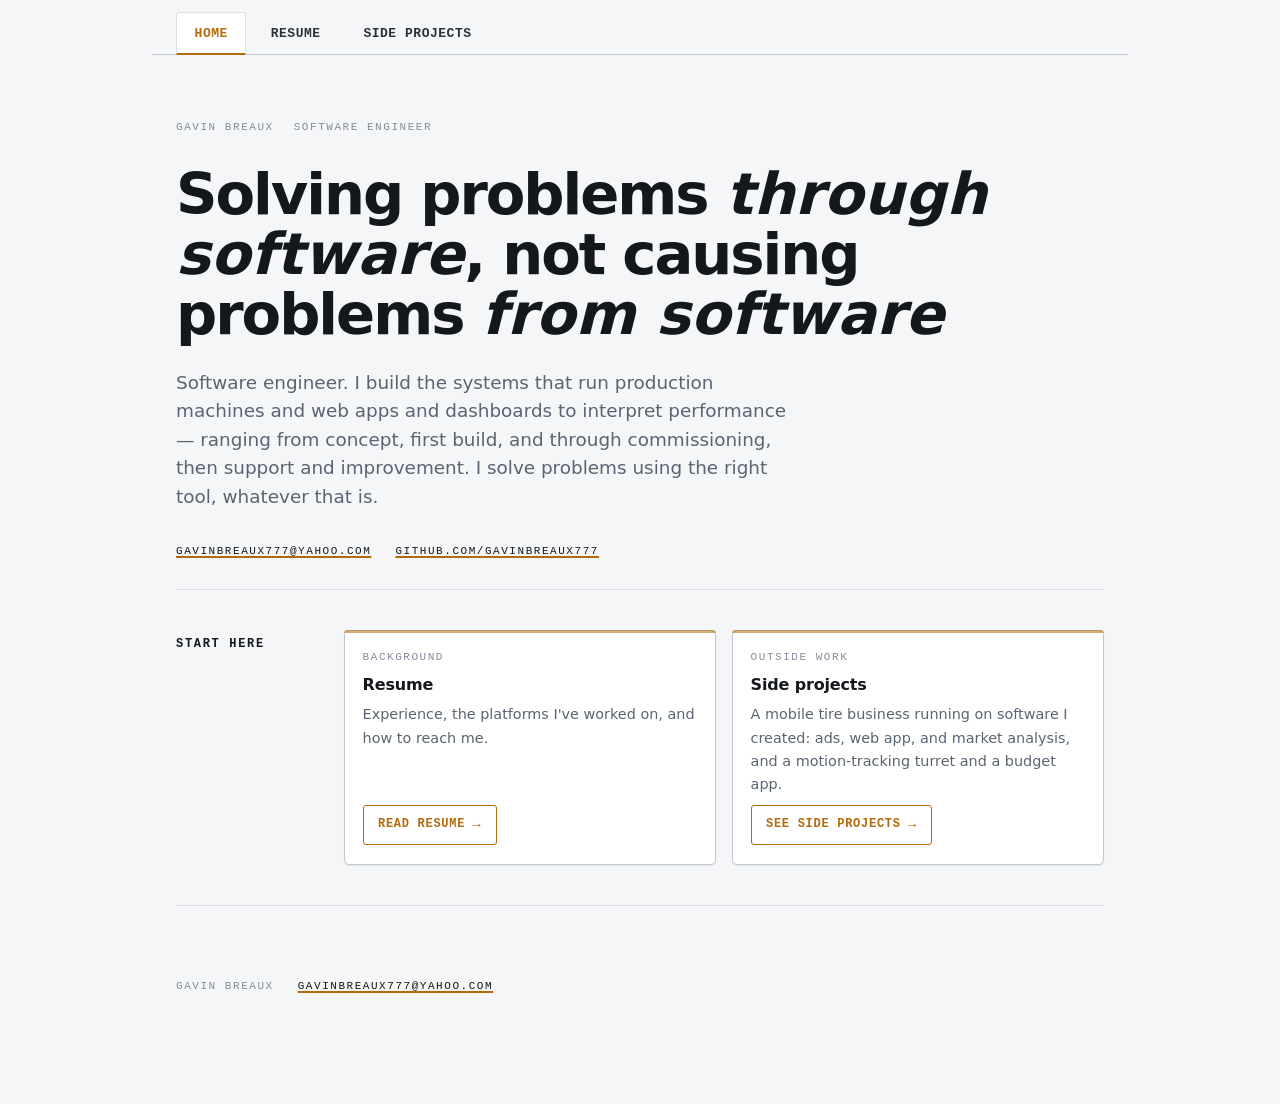
<file: index.html>
<!doctype html>
<html lang="en">
<head>
<meta charset="utf-8">
<meta name="viewport" content="width=device-width, initial-scale=1">
<title>Gavin Breaux — Software engineer</title>
<meta name="description" content="Gavin Breaux — software engineer. Selected work and resume.">
<link rel="stylesheet" href="assets/site.css">
</head>
<body>
<div class="wrap">

  <nav class="sitenav">
    <a href="./" aria-current="page">Home</a>
    <a href="resume/">Resume</a>
    <a href="work/">Side Projects</a>
  </nav>

  <header class="masthead">
    <div class="stamp">
      <span class="label">Gavin Breaux</span>
      <span class="label">Software engineer</span>
    </div>

    <h1>Solving problems <em>through software</em>, not causing problems <em>from software</em></h1>

    <p class="deck">
      Software engineer. I build the systems that run production machines and
      web apps and dashboards to interpret performance &mdash; ranging
      from concept, first build, and through commissioning, then support and improvement.
      I solve problems using the right tool, whatever that is.
    </p>

    <div class="byline">
      <span class="label"><a href="mailto:gavinbreaux777@yahoo.com">gavinbreaux777@yahoo.com</a></span>
      <span class="label"><a href="https://github.com/gavinbreaux777" target="_blank" rel="noopener">github.com/gavinbreaux777</a></span>
    </div>
  </header>

  <section>
    <div class="rail">
      <span class="label">Start here</span>
    </div>
    <div class="body-col">
      <div class="cards">
        <a class="card" href="resume/">
          <span class="label">Background</span>
          <h3>Resume</h3>
          <p>
            Experience, the platforms I've worked on, and how to reach me.
          </p>
          <span class="card-cta">Read resume</span>
        </a>
        <a class="card" href="work/">
          <span class="label">Outside work</span>
          <h3>Side projects</h3>
          <p>
            A mobile tire business running on software I created: ads, web app,
            and market analysis, and a motion-tracking turret and a budget app.
          </p>
          <span class="card-cta">See side projects</span>
        </a>
      </div>
    </div>
  </section>

  <footer>
    <div class="byline">
      <span class="label">Gavin Breaux</span>
      <span class="label"><a href="mailto:gavinbreaux777@yahoo.com">gavinbreaux777@yahoo.com</a></span>
    </div>
  </footer>

</div>
</body>
</html>
</file>
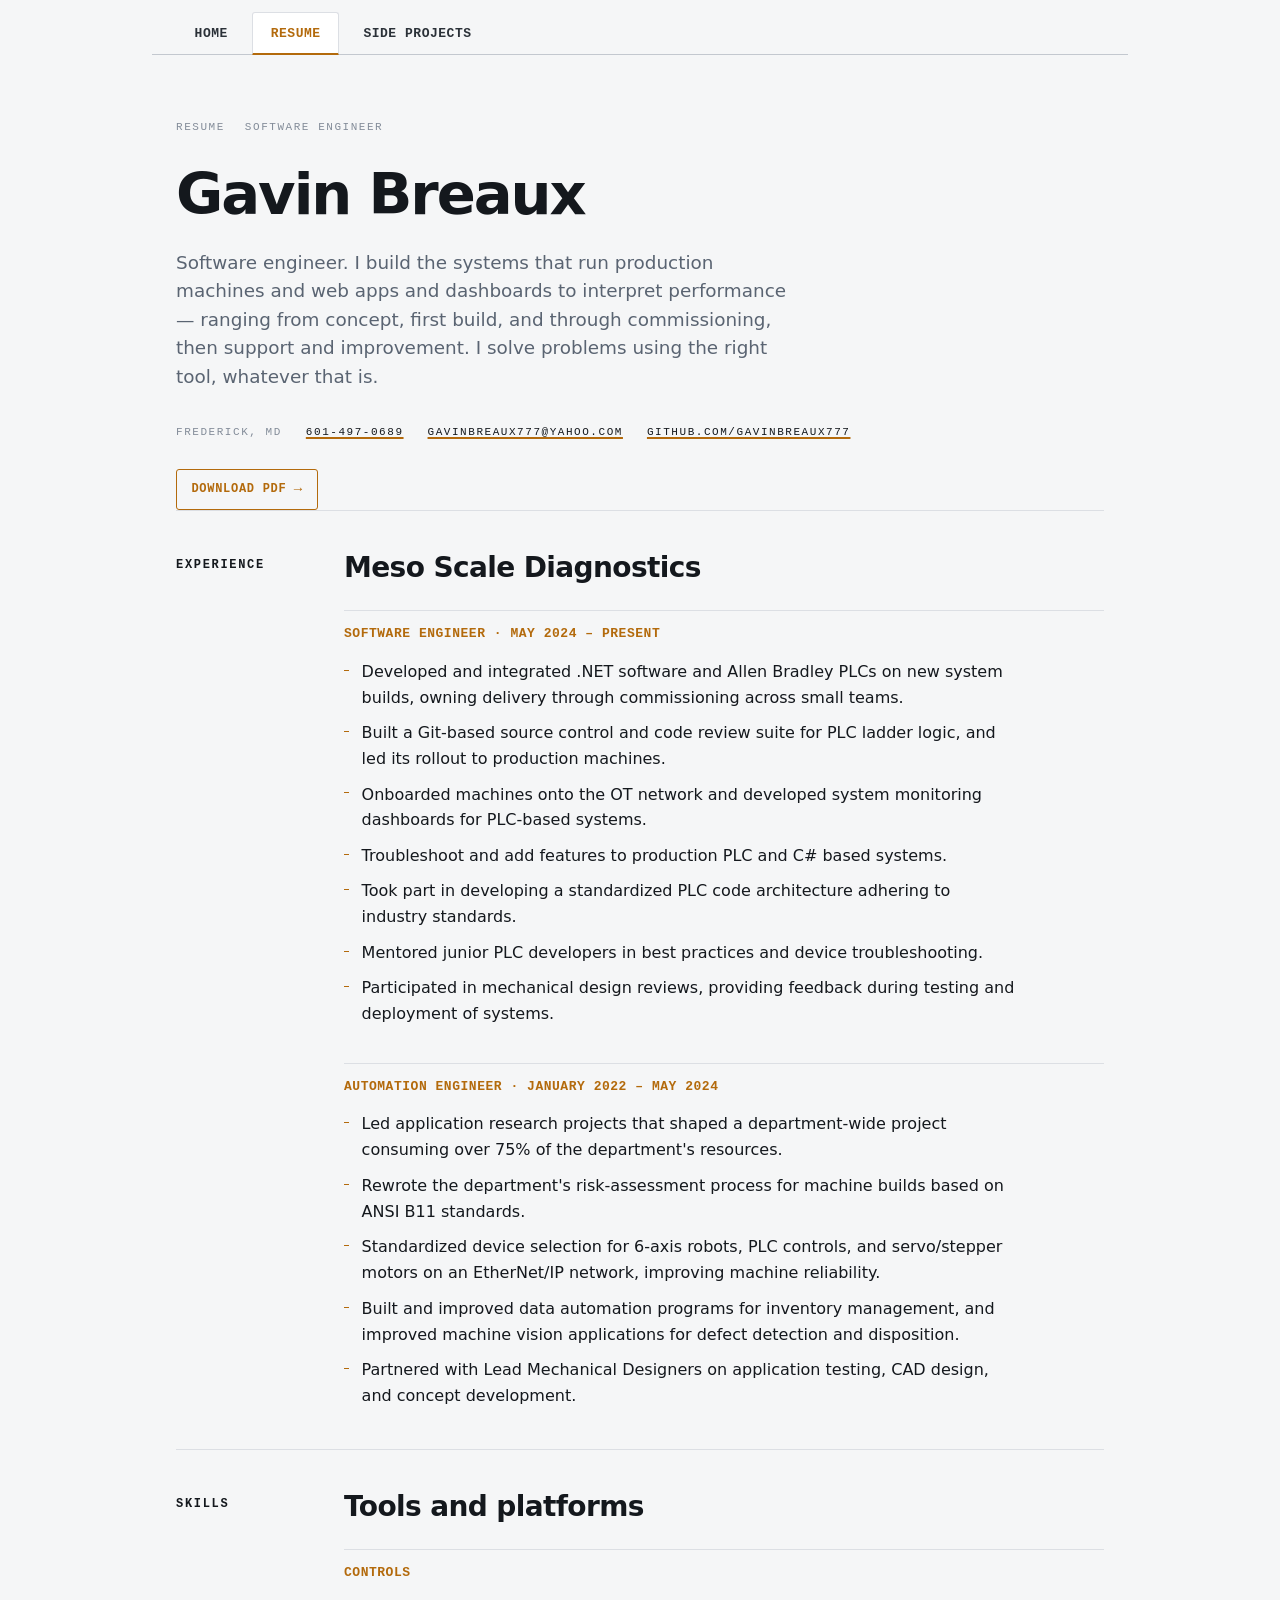
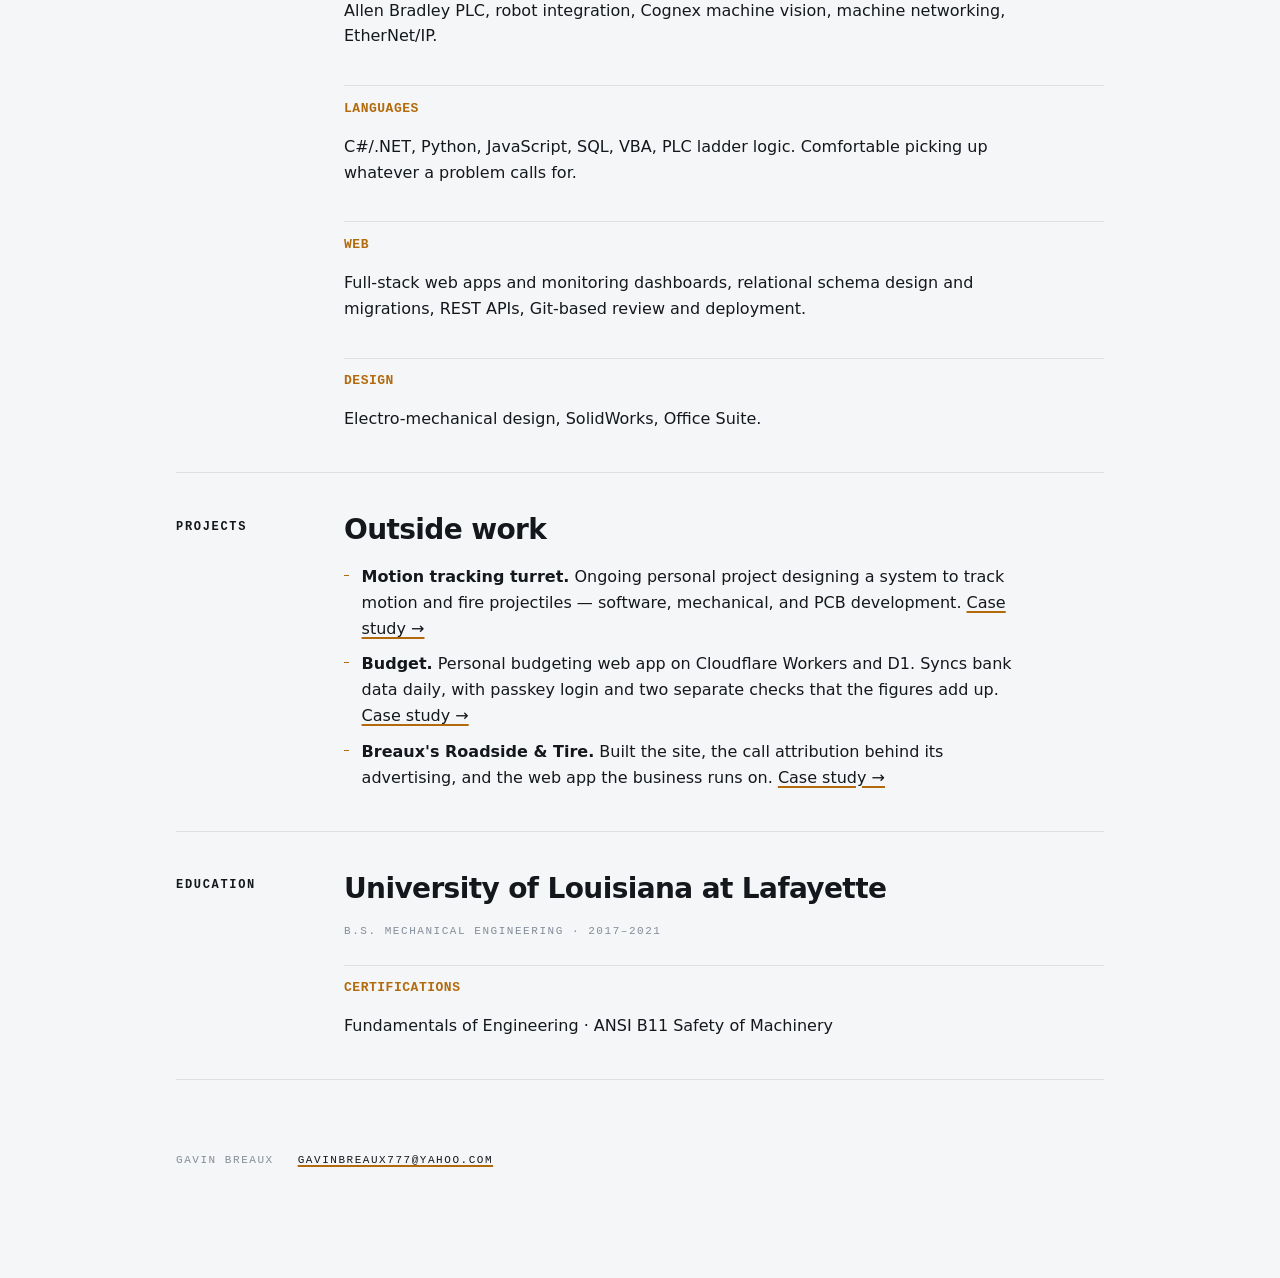
<file: resume/index.html>
<!doctype html>
<html lang="en">
<head>
<meta charset="utf-8">
<meta name="viewport" content="width=device-width, initial-scale=1">
<title>Resume — Gavin Breaux</title>
<meta name="description" content="Gavin Breaux — software engineer. Controls and automation software, web apps, and dashboards for production systems.">
<link rel="stylesheet" href="../assets/site.css">
</head>
<body>
<div class="wrap">

  <nav class="sitenav">
    <a href="../">Home</a>
    <a href="../resume/" aria-current="page">Resume</a>
    <a href="../work/">Side Projects</a>
  </nav>

  <header class="masthead">
    <div class="stamp">
      <span class="label">Resume</span>
      <span class="label">Software Engineer</span>
    </div>

    <h1>Gavin Breaux</h1>

    <p class="deck">
      Software engineer. I build the systems that run production machines and
      web apps and dashboards to interpret performance &mdash; ranging
      from concept, first build, and through commissioning, then support and improvement.
      I solve problems using the right tool, whatever that is.
    </p>

    <div class="byline">
      <span class="label">Frederick, MD</span>
      <span class="label"><a href="tel:+16014970689">601-497-0689</a></span>
      <span class="label"><a href="mailto:gavinbreaux777@yahoo.com">gavinbreaux777@yahoo.com</a></span>
      <span class="label"><a href="https://github.com/gavinbreaux777" target="_blank" rel="noopener">github.com/gavinbreaux777</a></span>
    </div>

    <p>
      <a class="card-cta cta-standalone" href="../assets/gavin-breaux-resume.pdf" download>Download PDF</a>
    </p>
  </header>

  <section>
    <div class="rail">
      <span class="label">Experience</span>
    </div>
    <div class="body-col">
      <h2>Meso Scale Diagnostics</h2>

      <h3>Software Engineer &middot; May 2024 &ndash; Present</h3>
      <ul class="plain">
        <li>
          Developed and integrated .NET software and Allen Bradley PLCs on new
          system builds, owning delivery through commissioning across small
          teams.
        </li>
        <li>
          Built a Git-based source control and code review suite for PLC ladder
          logic, and led its rollout to production machines.
        </li>
        <li>
          Onboarded machines onto the OT network and developed system monitoring
          dashboards for PLC-based systems.
        </li>
        <li>
          Troubleshoot and add features to production PLC and C# based systems.
        </li>
        <li>
          Took part in developing a standardized PLC code architecture adhering
          to industry standards.
        </li>
        <li>
          Mentored junior PLC developers in best practices and device
          troubleshooting.
        </li>
        <li>
          Participated in mechanical design reviews, providing feedback during
          testing and deployment of systems.
        </li>
      </ul>

      <h3>Automation Engineer &middot; January 2022 &ndash; May 2024</h3>
      <ul class="plain">
        <li>
          Led application research projects that shaped a department-wide
          project consuming over 75% of the department's resources.
        </li>
        <li>
          Rewrote the department's risk-assessment process for machine builds
          based on ANSI B11 standards.
        </li>
        <li>
          Standardized device selection for 6-axis robots, PLC controls, and
          servo/stepper motors on an EtherNet/IP network, improving machine
          reliability.
        </li>
        <li>
          Built and improved data automation programs for inventory management,
          and improved machine vision applications for defect detection and
          disposition.
        </li>
        <li>
          Partnered with Lead Mechanical Designers on application testing, CAD
          design, and concept development.
        </li>
      </ul>
    </div>
  </section>

  <section>
    <div class="rail">
      <span class="label">Skills</span>
    </div>
    <div class="body-col">
      <h2>Tools and platforms</h2>

      <h3>Controls</h3>
      <p>
        Allen Bradley PLC, robot integration, Cognex machine vision, machine
        networking, EtherNet/IP.
      </p>

      <h3>Languages</h3>
      <p>
        C#/.NET, Python, JavaScript, SQL, VBA, PLC ladder logic. Comfortable
        picking up whatever a problem calls for.
      </p>

      <h3>Web</h3>
      <p>
        Full-stack web apps and monitoring dashboards, relational schema design
        and migrations, REST APIs, Git-based review and deployment.
      </p>

      <h3>Design</h3>
      <p>Electro-mechanical design, SolidWorks, Office Suite.</p>
    </div>
  </section>

  <section>
    <div class="rail">
      <span class="label">Projects</span>
    </div>
    <div class="body-col">
      <h2>Outside work</h2>
      <ul class="plain">
        <li>
          <strong>Motion tracking turret.</strong> Ongoing personal project
          designing a system to track motion and fire projectiles &mdash;
          software, mechanical, and PCB development.
          <a href="../work/motion-tracking-turret/">Case study &rarr;</a>
        </li>
        <li>
          <strong>Budget.</strong> Personal budgeting web app on Cloudflare
          Workers and D1. Syncs bank data daily, with passkey login and two
          separate checks that the figures add up.
          <a href="../work/budget/">Case study &rarr;</a>
        </li>
        <li>
          <strong>Breaux's Roadside &amp; Tire.</strong> Built the site, the call
          attribution behind its advertising, and the web app the business runs
          on. <a href="../work/breauxs-roadside/">Case study &rarr;</a>
        </li>
      </ul>
    </div>
  </section>

  <section>
    <div class="rail">
      <span class="label">Education</span>
    </div>
    <div class="body-col">
      <h2>University of Louisiana at Lafayette</h2>
      <p class="label">B.S. Mechanical Engineering &middot; 2017&ndash;2021</p>

      <h3>Certifications</h3>
      <p>Fundamentals of Engineering &middot; ANSI B11 Safety of Machinery</p>
    </div>
  </section>

  <footer>
    <div class="byline">
      <span class="label">Gavin Breaux</span>
      <span class="label"><a href="mailto:gavinbreaux777@yahoo.com">gavinbreaux777@yahoo.com</a></span>
    </div>
  </footer>

</div>
</body>
</html>
</file>
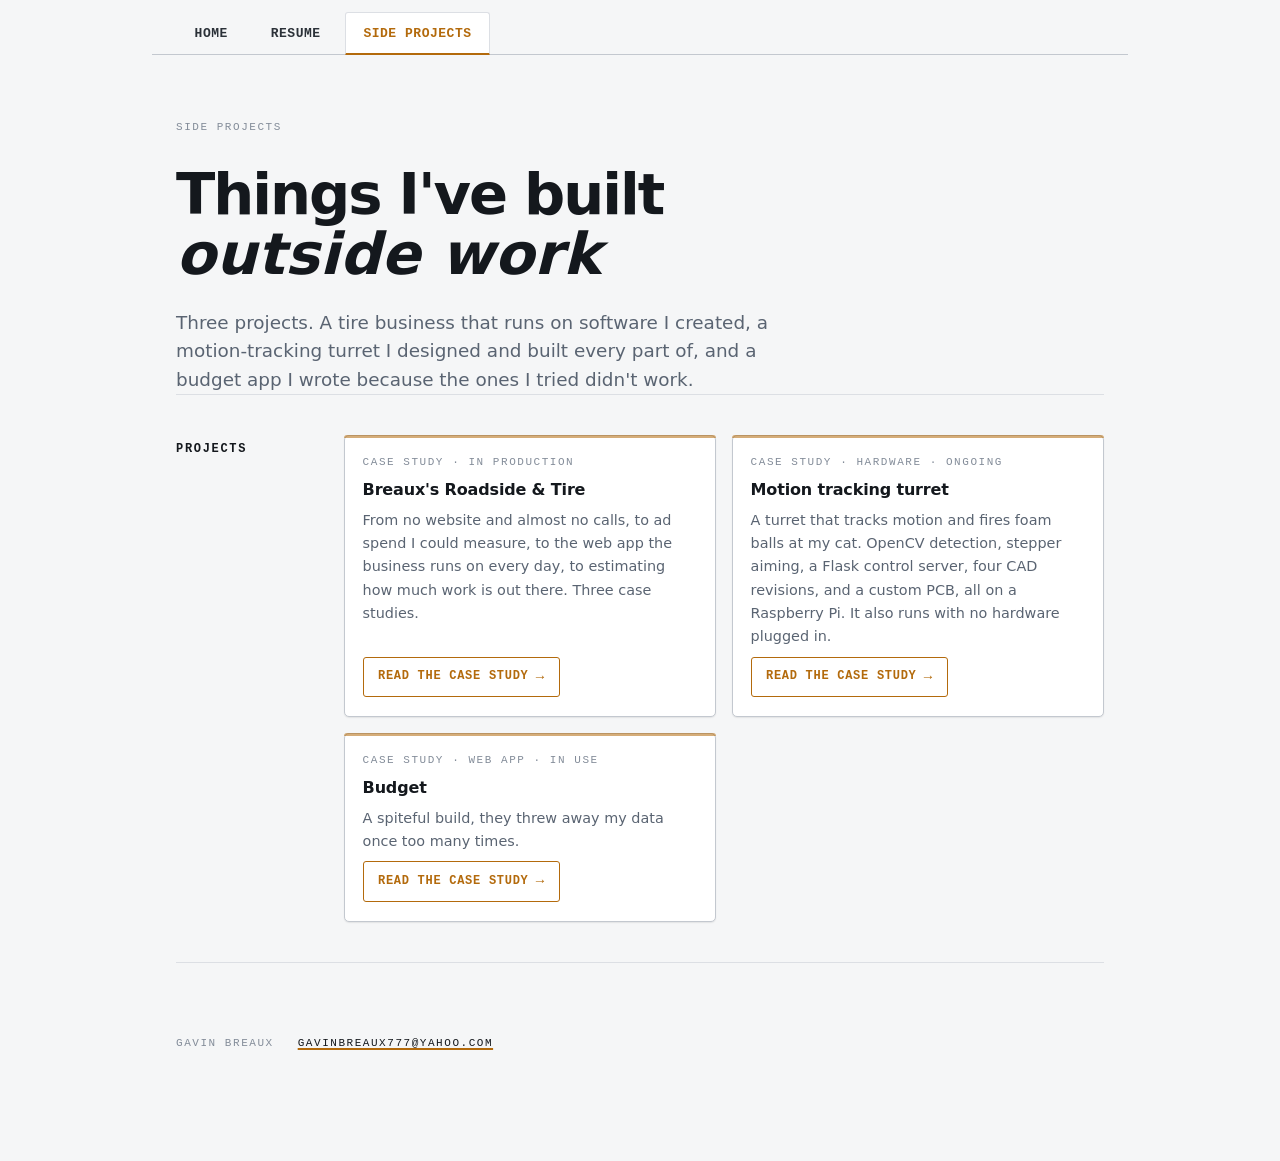
<file: work/index.html>
<!doctype html>
<html lang="en">
<head>
<meta charset="utf-8">
<meta name="viewport" content="width=device-width, initial-scale=1">
<title>Side projects — Gavin Breaux</title>
<meta name="description" content="Side projects — a mobile tire business's site, attribution, internal web app, and market-sizing tooling; a motion-tracking turret; and a budget app.">
<link rel="stylesheet" href="../assets/site.css">
</head>
<body>
<div class="wrap">

  <nav class="sitenav">
    <a href="../">Home</a>
    <a href="../resume/">Resume</a>
    <a href="../work/" aria-current="page">Side Projects</a>
  </nav>

  <header class="masthead">
    <div class="stamp">
      <span class="label">Side projects</span>
    </div>

    <h1>Things I've built <em>outside work</em></h1>

    <p class="deck">
      Three projects. A tire business that runs on software I created, a
      motion-tracking turret I designed and built every part of, and a budget app
      I wrote because the ones I tried didn't work.
    </p>
  </header>

  <section>
    <div class="rail">
      <span class="label">Projects</span>
    </div>
    <div class="body-col">
      <div class="cards">
        <a class="card" href="breauxs-roadside/">
          <span class="label">Case study &middot; In production</span>
          <h3>Breaux's Roadside &amp; Tire</h3>
          <p>
            From no website and almost no calls, to ad spend I could measure, to
            the web app the business runs on every day, to estimating how much
            work is out there. Three case studies.
          </p>
          <span class="card-cta">Read the case study</span>
        </a>
        <a class="card" href="motion-tracking-turret/">
          <span class="label">Case study &middot; Hardware &middot; Ongoing</span>
          <h3>Motion tracking turret</h3>
          <p>
            A turret that tracks motion and fires foam balls at my cat. OpenCV
            detection, stepper aiming, a Flask control server, four CAD revisions,
            and a custom PCB, all on a Raspberry Pi. It also runs with no hardware
            plugged in.
          </p>
          <span class="card-cta">Read the case study</span>
        </a>
        <a class="card" href="budget/">
          <span class="label">Case study &middot; Web app &middot; In use</span>
          <h3>Budget</h3>
          <p>
            A spiteful build, they threw away my data once too many times.
          </p>
          <span class="card-cta">Read the case study</span>
        </a>
      </div>
    </div>
  </section>

  <footer>
    <div class="byline">
      <span class="label">Gavin Breaux</span>
      <span class="label"><a href="mailto:gavinbreaux777@yahoo.com">gavinbreaux777@yahoo.com</a></span>
    </div>
  </footer>

</div>
</body>
</html>
</file>
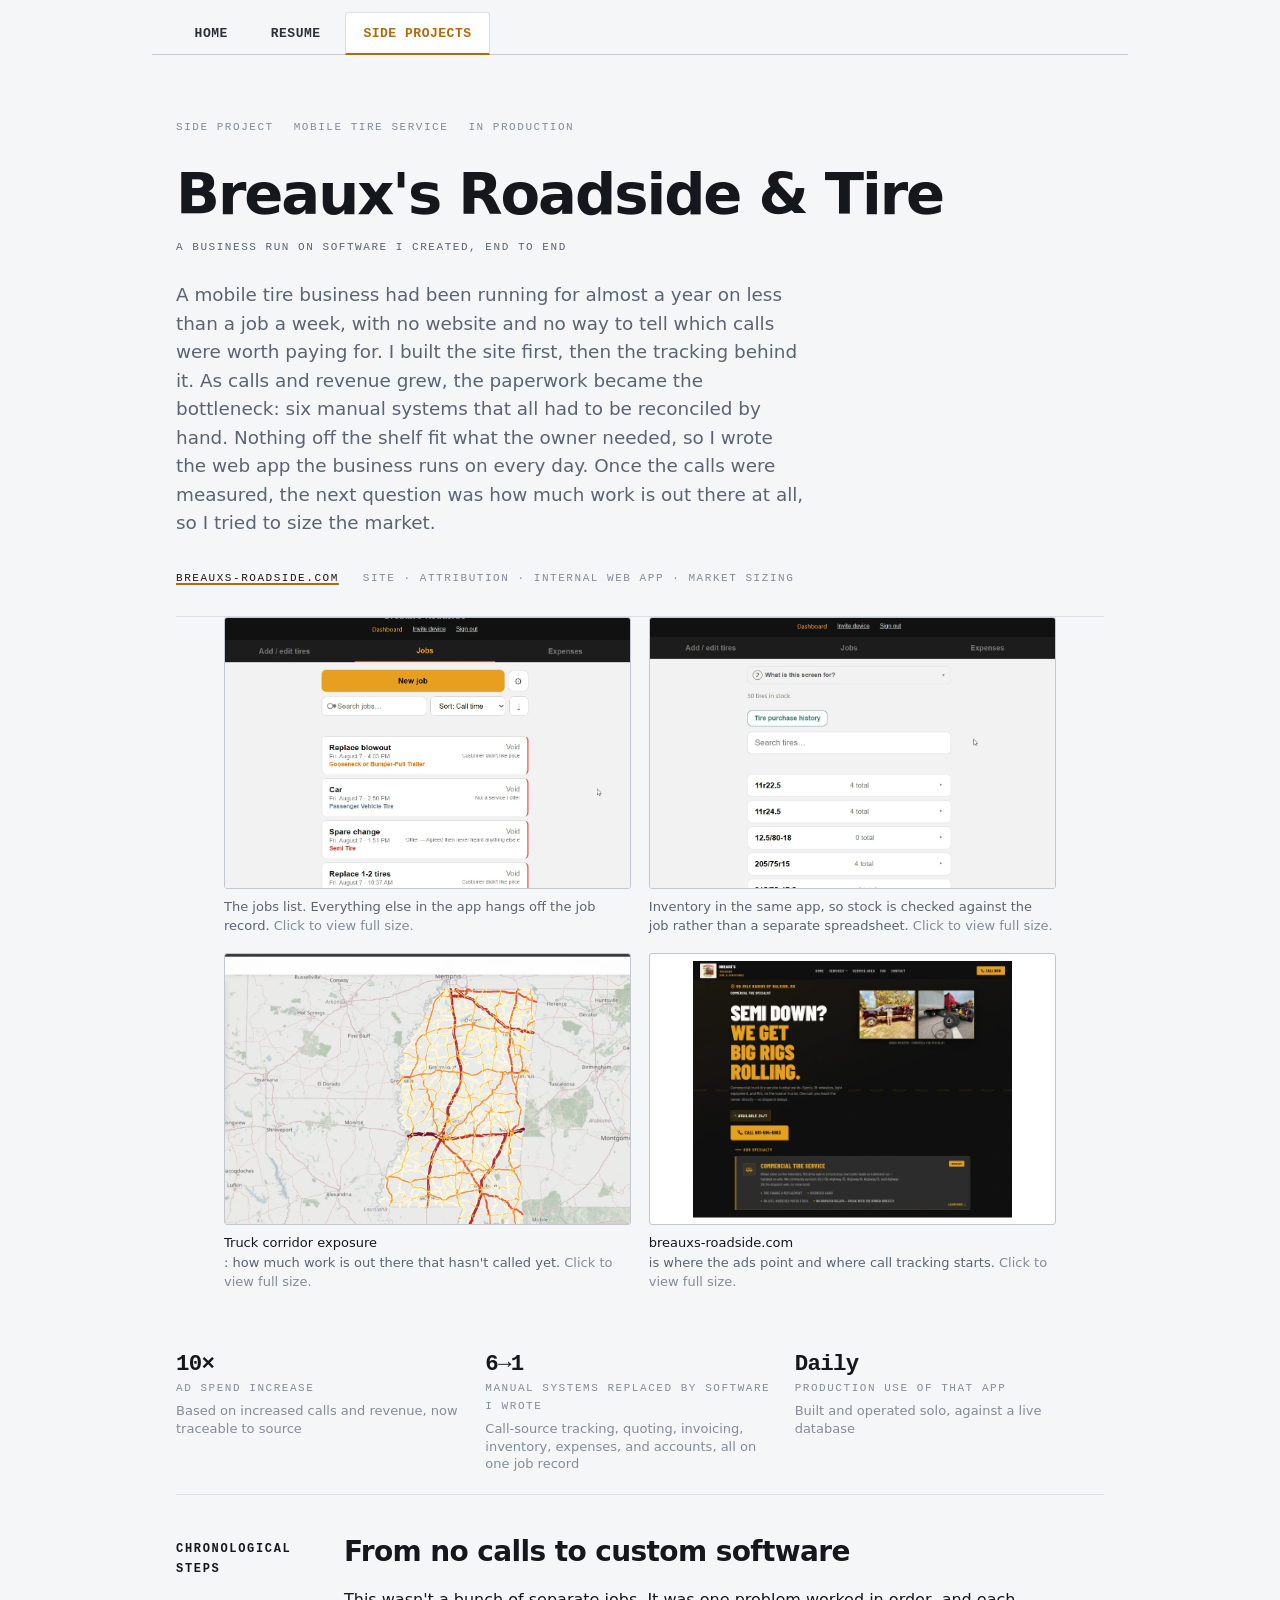
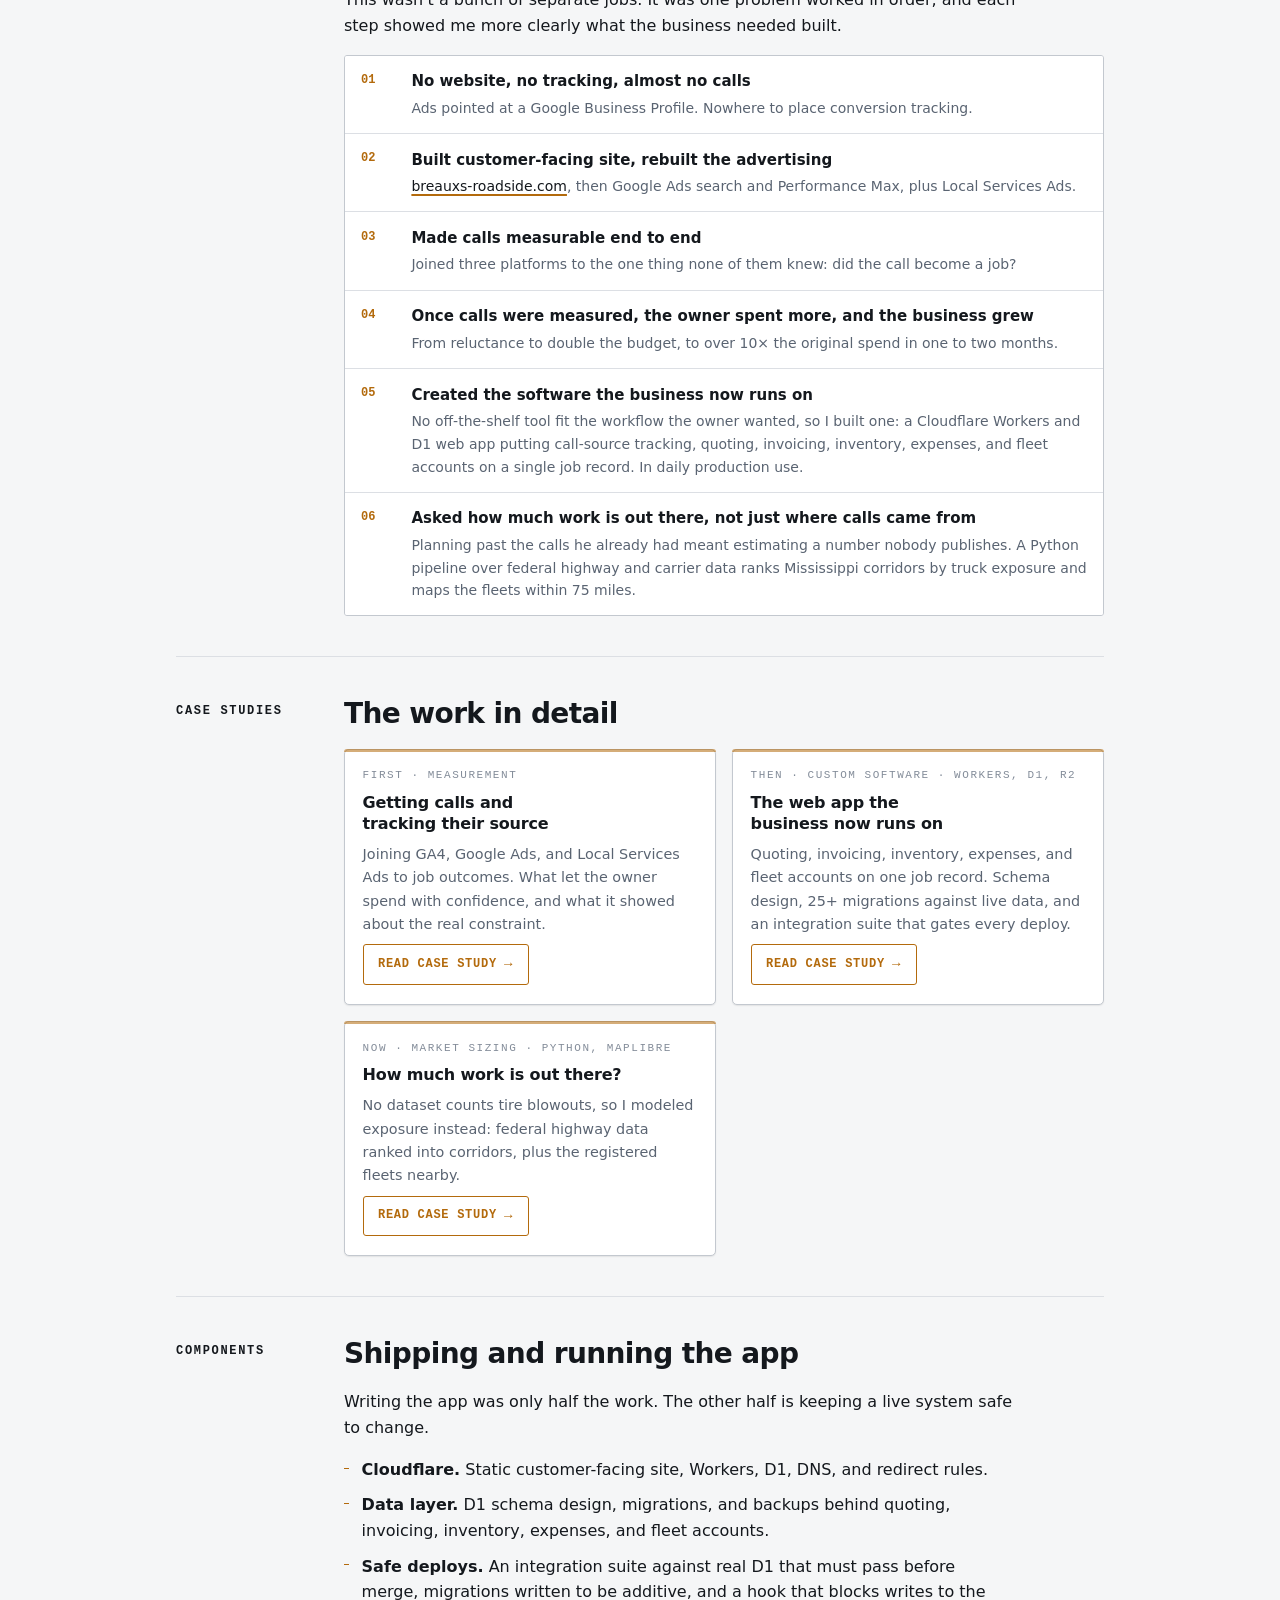
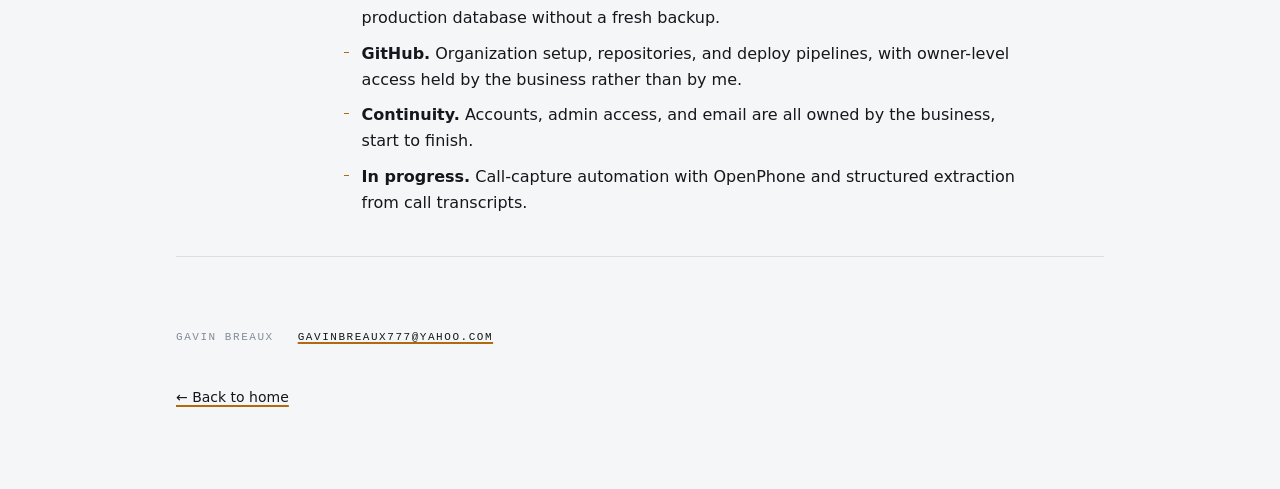
<file: work/breauxs-roadside/index.html>
<!doctype html>
<html lang="en">
<head>
<meta charset="utf-8">
<meta name="viewport" content="width=device-width, initial-scale=1">
<title>Breaux's Roadside &amp; Tire — Gavin Breaux</title>
<meta name="description" content="A mobile tire business taken from no website and almost no calls to measurable ad spend, then to the web app it runs on daily.">
<link rel="stylesheet" href="../../assets/site.css">
</head>
<body>
<div class="wrap">

  <nav class="sitenav">
    <a href="../../">Home</a>
    <a href="../../resume/">Resume</a>
    <a href="../" aria-current="page">Side Projects</a>
  </nav>

  <header class="masthead">
    <div class="stamp">
      <span class="label">Side project</span>
      <span class="label">Mobile tire service</span>
      <span class="label">In production</span>
    </div>

    <h1>Breaux's Roadside &amp; Tire</h1>
    <p class="label">A business run on software I created, end to end</p>

    <p class="deck">
      A mobile tire business had been running for almost a year on less than a job
      a week, with no website and no way to tell which calls were worth paying
      for. I built the site first, then the tracking behind it. As calls and
      revenue grew, the paperwork became the bottleneck: six manual systems that
      all had to be reconciled by hand. Nothing off the shelf fit what the owner
      needed, so I wrote the web app the business runs on every day. Once the
      calls were measured, the next question was how much work is out there at
      all, so I tried to size the market.
    </p>

    <div class="byline">
      <span class="label"><a href="https://breauxs-roadside.com" target="_blank" rel="noopener">breauxs-roadside.com</a></span>
      <span class="label">Site &middot; Attribution &middot; Internal web app &middot; Market sizing</span>
    </div>
  </header>

  <div class="shot-row">
    <figure class="shot shot-zoom">
      <a href="../../assets/Images/jobs.webp" target="_blank" rel="noopener">
        <img src="../../assets/Images/jobs.webp" alt="The app's Jobs tab: a searchable, sortable list of job cards, each showing the request, call time, tire category, and status." loading="lazy" decoding="async">
      </a>
      <figcaption>
        The jobs list. Everything else in the app hangs off the job record.
      </figcaption>
    </figure>
    <figure class="shot shot-zoom">
      <a href="../../assets/Images/tire inventory.webp" target="_blank" rel="noopener">
        <img src="../../assets/Images/tire inventory.webp" alt="The app's Look up tab: a running stock count above a searchable list of tire sizes, each row showing the quantity currently in stock." loading="lazy" decoding="async">
      </a>
      <figcaption>
        Inventory in the same app, so stock is checked against the job rather
        than a separate spreadsheet.
      </figcaption>
    </figure>
    <figure class="shot shot-zoom">
      <a href="../../assets/Images/corridors-statewide.webp" target="_blank" rel="noopener">
        <img src="../../assets/Images/corridors-statewide.webp" alt="A map of Mississippi with every federal-aid highway drawn as a colored line, dark red for corridors carrying 9,000 or more tractor-trailers per day down through orange and pale yellow for under 150. I-20, I-55, and I-10 read as the heaviest lines on the map." loading="lazy" decoding="async">
      </a>
      <figcaption>
        <a href="traffic/">Truck corridor exposure</a>: how much work is out there
        that hasn't called yet.
      </figcaption>
    </figure>
    <figure class="shot shot-zoom shot-tall">
      <a href="../../assets/Images/roadside-site.webp" target="_blank" rel="noopener">
        <img src="../../assets/Images/roadside-site.webp" alt="The customer-facing breauxs-roadside.com site, the landing page ads point at." loading="lazy" decoding="async">
      </a>
      <figcaption>
        <a href="https://breauxs-roadside.com" target="_blank" rel="noopener">breauxs-roadside.com</a>
        is where the ads point and where call tracking starts.
      </figcaption>
    </figure>
  </div>

  <div class="spec-strip">
    <div class="spec">
      <span class="spec-val">10&times;</span>
      <span class="label">Ad spend increase</span>
      <span class="spec-note">Based on increased calls and revenue, now traceable to source</span>
    </div>
    <div class="spec">
      <span class="spec-val">6&rarr;1</span>
      <span class="label">Manual systems replaced by software I wrote</span>
      <span class="spec-note">Call-source tracking, quoting, invoicing, inventory, expenses, and accounts, all on one job record</span>
    </div>
    <div class="spec">
      <span class="spec-val">Daily</span>
      <span class="label">Production use of that app</span>
      <span class="spec-note">Built and operated solo, against a live database</span>
    </div>
  </div>

  <section>
    <div class="rail">
      <span class="label">Chronological Steps</span>
    </div>
    <div class="body-col">
      <h2>From no calls to custom software</h2>
      <p>
        This wasn't a bunch of separate jobs. It was one problem worked in order,
        and each step showed me more clearly what the business needed built.
      </p>

      <div class="arc">
        <div class="arc-step">
          <span class="arc-n">01</span>
          <span class="arc-text">
            <strong>No website, no tracking, almost no calls</strong>
            <span>Ads pointed at a Google Business Profile. Nowhere to place conversion tracking.</span>
          </span>
        </div>
        <div class="arc-step">
          <span class="arc-n">02</span>
          <span class="arc-text">
            <strong>Built customer-facing site, rebuilt the advertising</strong>
            <span><a href="https://breauxs-roadside.com" target="_blank" rel="noopener">breauxs-roadside.com</a>, then Google Ads search and Performance Max, plus Local Services Ads.</span>
          </span>
        </div>
        <div class="arc-step">
          <span class="arc-n">03</span>
          <span class="arc-text">
            <strong>Made calls measurable end to end</strong>
            <span>Joined three platforms to the one thing none of them knew: did the call become a job?</span>
          </span>
        </div>
        <div class="arc-step">
          <span class="arc-n">04</span>
          <span class="arc-text">
            <strong>Once calls were measured, the owner spent more, and the business grew</strong>
            <span>From reluctance to double the budget, to over 10&times; the original spend in one to two months.</span>
          </span>
        </div>
        <div class="arc-step">
          <span class="arc-n">05</span>
          <span class="arc-text">
            <strong>Created the software the business now runs on</strong>
            <span>No off-the-shelf tool fit the workflow the owner wanted, so I built one: a Cloudflare Workers and D1 web app putting call-source tracking, quoting, invoicing, inventory, expenses, and fleet accounts on a single job record. In daily production use.</span>
          </span>
        </div>
        <div class="arc-step">
          <span class="arc-n">06</span>
          <span class="arc-text">
            <strong>Asked how much work is out there, not just where calls came from</strong>
            <span>Planning past the calls he already had meant estimating a number nobody publishes. A Python pipeline over federal highway and carrier data ranks Mississippi corridors by truck exposure and maps the fleets within 75 miles.</span>
          </span>
        </div>
      </div>
    </div>
  </section>

  <section>
    <div class="rail">
      <span class="label">Case Studies</span>
    </div>
    <div class="body-col">
      <h2>The work in detail</h2>
      <div class="cards">
        <a class="card" href="attribution/">
          <span class="label">First &middot; Measurement</span>
          <h3>Getting calls and tracking their source</h3>
          <p>
            Joining GA4, Google Ads, and Local Services Ads to job outcomes.
            What let the owner spend with confidence, and what it showed about the
            real constraint.
          </p>
          <span class="card-cta">Read case study</span>
        </a>
        <a class="card" href="tooling/">
          <span class="label">Then &middot; Custom software &middot; Workers, D1, R2</span>
          <h3>The web app the business now runs on</h3>
          <p>
            Quoting, invoicing, inventory, expenses, and fleet accounts on one
            job record. Schema design, 25+ migrations against live data, and an
            integration suite that gates every deploy.
          </p>
          <span class="card-cta">Read case study</span>
        </a>
        <a class="card" href="traffic/">
          <span class="label">Now &middot; Market sizing &middot; Python, MapLibre</span>
          <h3>How much work is out there?</h3>
          <p>
            No dataset counts tire blowouts, so I modeled exposure instead:
            federal highway data ranked into corridors, plus the registered
            fleets nearby.
          </p>
          <span class="card-cta">Read case study</span>
        </a>
      </div>
    </div>
  </section>

  <section>
    <div class="rail">
      <span class="label">Components</span>
    </div>
    <div class="body-col">
      <h2>Shipping and running the app</h2>
      <p>
        Writing the app was only half the work. The other half is keeping a live
        system safe to change.
      </p>
      <ul class="plain">
        <li>
          <strong>Cloudflare.</strong> Static customer-facing site, Workers, D1, DNS, and redirect rules.
        </li>
        <li>
          <strong>Data layer.</strong> D1 schema design, migrations, and backups
          behind quoting, invoicing, inventory, expenses, and fleet accounts.
        </li>
        <li>
          <strong>Safe deploys.</strong> An integration suite against real D1 that
          must pass before merge, migrations written to be additive, and a hook
          that blocks writes to the production database without a fresh backup.
        </li>
        <li>
          <strong>GitHub.</strong> Organization setup, repositories, and deploy
          pipelines, with owner-level access held by the business rather than by me.
        </li>
        <li>
          <strong>Continuity.</strong> Accounts, admin access, and email are all
          owned by the business, start to finish.
        </li>
        <li>
          <strong>In progress.</strong> Call-capture automation with OpenPhone and
          structured extraction from call transcripts.
        </li>
      </ul>
    </div>
  </section>

  <footer>
    <div class="byline">
      <span class="label">Gavin Breaux</span>
      <span class="label"><a href="mailto:gavinbreaux777@yahoo.com">gavinbreaux777@yahoo.com</a></span>
    </div>
    <p class="footer-note">
      <a href="../../">&larr; Back to home</a>
    </p>
  </footer>

</div>
</body>
</html>
</file>
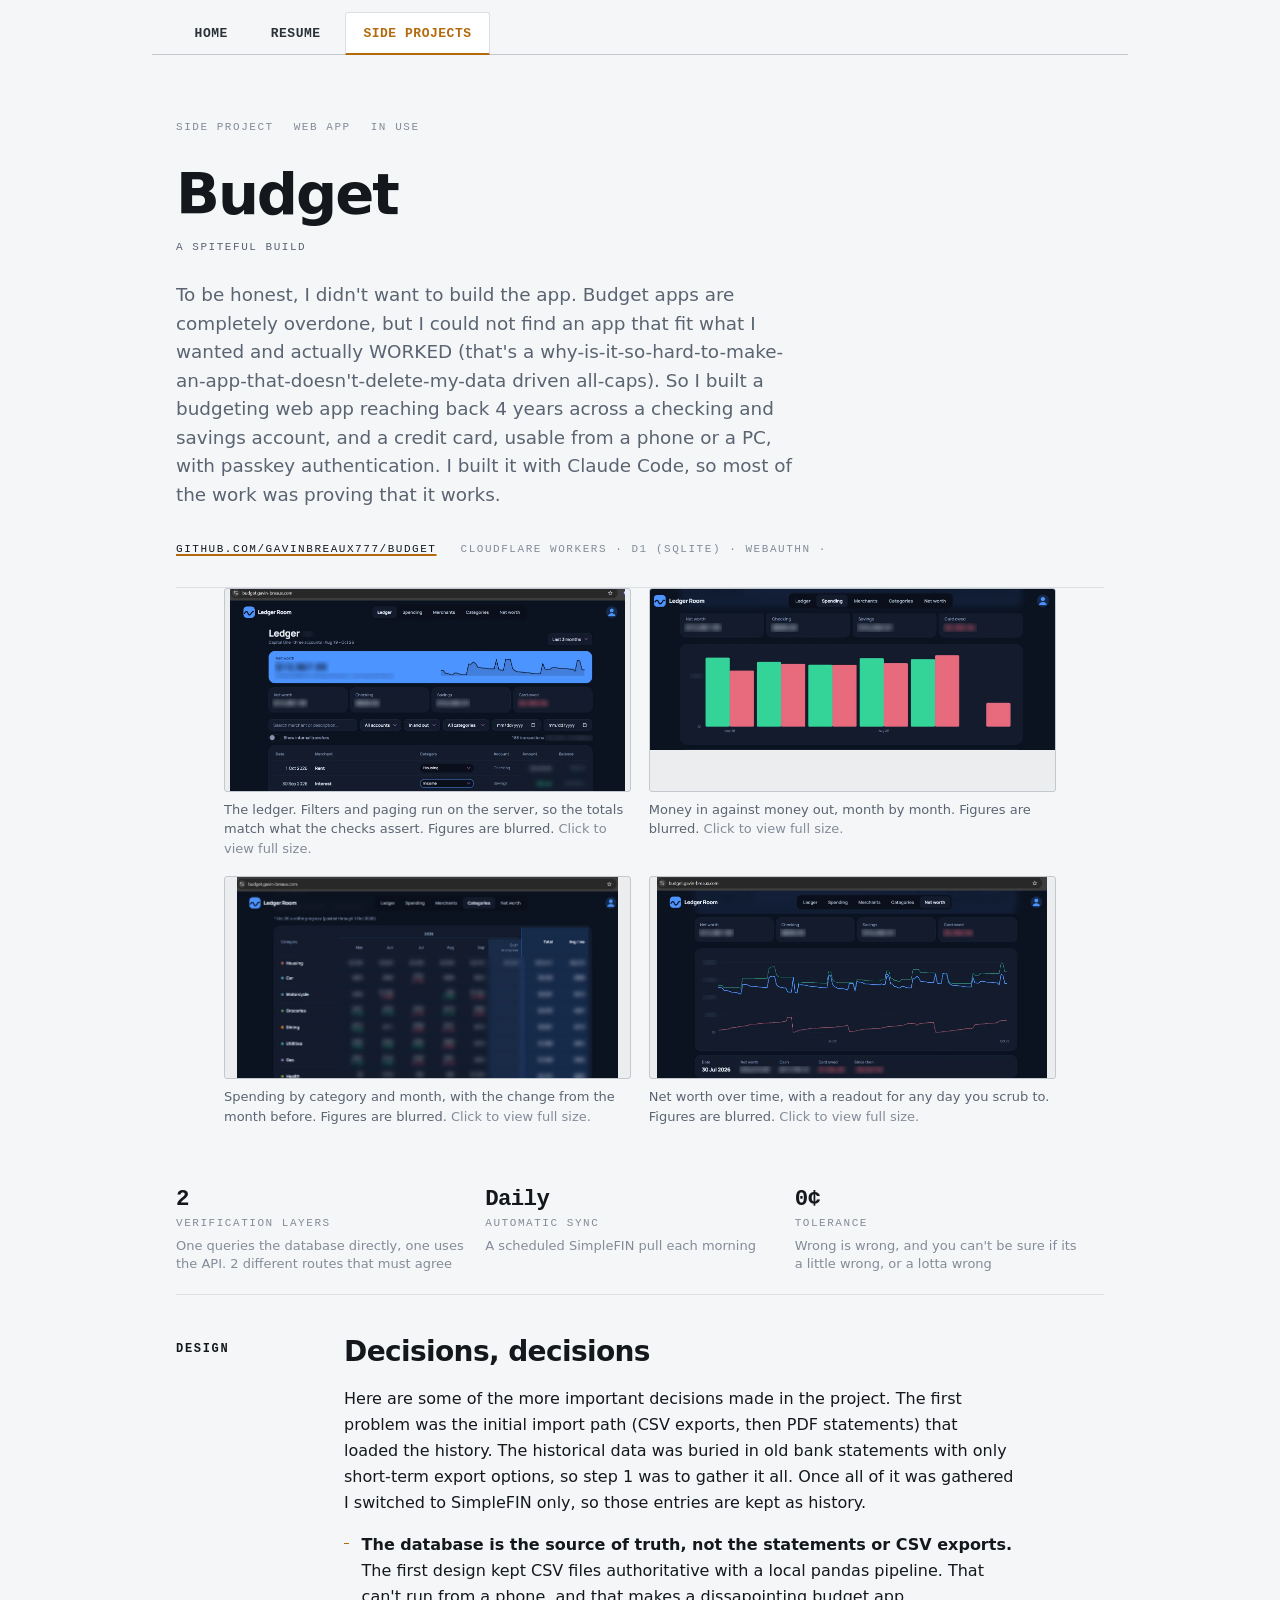
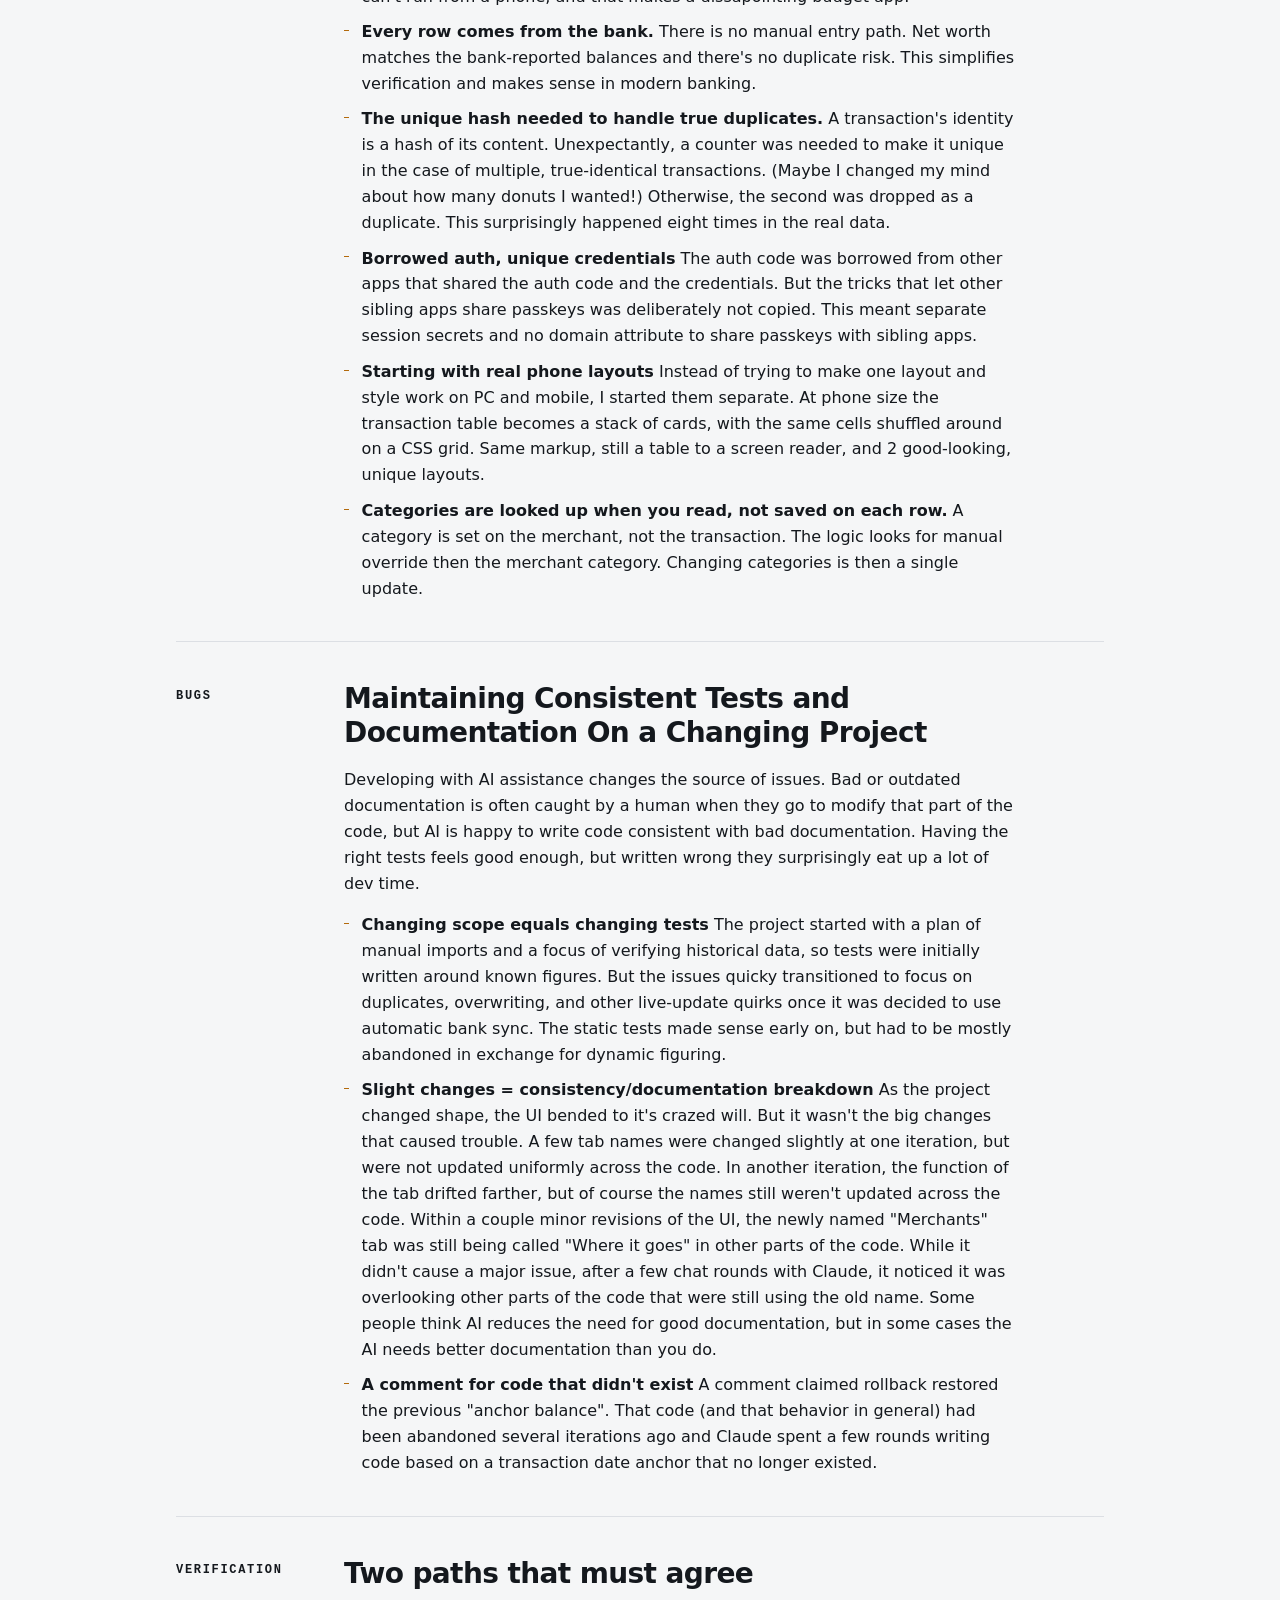
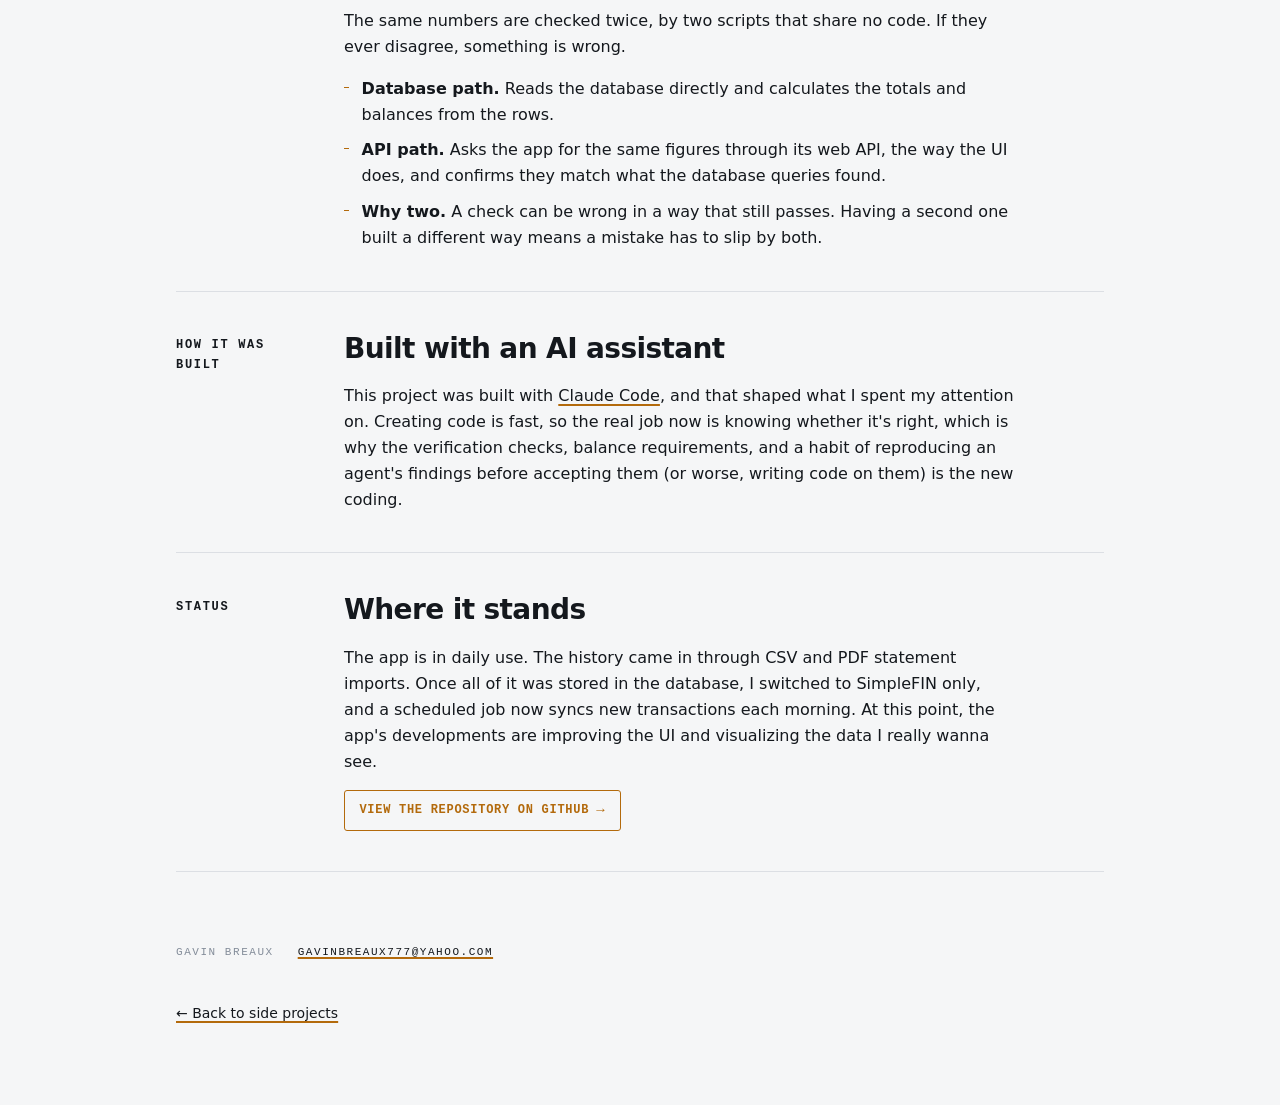
<file: work/budget/index.html>
<!doctype html>
<html lang="en">
<head>
<meta charset="utf-8">
<meta name="viewport" content="width=device-width, initial-scale=1">
<title>Budget &mdash; Gavin Breaux</title>
<meta name="description" content="A budgeting web app I built with Claude Code because I couldn't find one that worked. Cloudflare Workers, D1, passkey sign-in, and two checks that have to agree.">
<link rel="stylesheet" href="../../assets/site.css">
</head>
<body>
<div class="wrap">

  <nav class="sitenav">
    <a href="../../">Home</a>
    <a href="../../resume/">Resume</a>
    <a href="../" aria-current="page">Side Projects</a>
  </nav>

  <header class="masthead">
    <div class="stamp">
      <span class="label">Side project</span>
      <span class="label">Web app</span>
      <span class="label">In use</span>
    </div>

    <h1>Budget</h1>
    <p class="label">A spiteful build</p>

    <p class="deck">
      To be honest, I didn't want to build the app.
      Budget apps are completely overdone, but I could not find an app that fit what
      I wanted and actually WORKED (that's a why-is-it-so-hard-to-make-an-app-that-doesn't-delete-my-data 
      driven all-caps). So I built a budgeting web app reaching back 4 years across a
      checking and savings account, and a credit card, usable from a phone
      or a PC, with passkey authentication. I built it with Claude Code, so most of the work was proving that it 
      works.
    </p>

    <div class="byline">
      <span class="label"><a href="https://github.com/gavinbreaux777/Budget" target="_blank" rel="noopener">github.com/gavinbreaux777/Budget</a></span>
      <span class="label">Cloudflare Workers &middot; D1 (SQLite) &middot; WebAuthn &middot;</span>
    </div>
  </header>

  <div class="shot-row">
    <figure class="shot shot-zoom shot-wide">
      <a href="../../assets/Images/budget-ledger.webp" target="_blank" rel="noopener">
        <img src="../../assets/Images/budget-ledger.webp" alt="The Ledger tab: a net worth card with a trend line, tiles for checking, savings and card owed, search and filter controls, and the start of a transaction table with category, account, amount and balance columns. The dollar figures are blurred." loading="lazy" decoding="async">
      </a>
      <figcaption>
        The ledger. Filters and paging run on the server, so the totals match what the checks assert. Figures are blurred.
      </figcaption>
    </figure>
    <figure class="shot shot-zoom shot-wide">
      <a href="../../assets/Images/budget-spending.webp" target="_blank" rel="noopener">
        <img src="../../assets/Images/budget-spending.webp" alt="The Spending tab: paired green and red bars for money in and money out across six months, above the same four balance tiles. The dollar figures are blurred." loading="lazy" decoding="async">
      </a>
      <figcaption>
        Money in against money out, month by month. Figures are blurred.
      </figcaption>
    </figure>
    <figure class="shot shot-zoom shot-wide">
      <a href="../../assets/Images/budget-categories.webp" target="_blank" rel="noopener">
        <img src="../../assets/Images/budget-categories.webp" alt="The Categories tab: a table with one row per category, such as Housing, Car, Groceries and Dining, and a column per month with change arrows, plus Total and Avg / mo columns. The dollar figures are blurred." loading="lazy" decoding="async">
      </a>
      <figcaption>
        Spending by category and month, with the change from the month before. Figures are blurred.
      </figcaption>
    </figure>
    <figure class="shot shot-zoom shot-wide">
      <a href="../../assets/Images/budget-networth.webp" target="_blank" rel="noopener">
        <img src="../../assets/Images/budget-networth.webp" alt="The Net worth tab: a line chart of net worth, cash and card owed over several months, with a marker on one day and a readout of that day below. The dollar figures are blurred." loading="lazy" decoding="async">
      </a>
      <figcaption>
        Net worth over time, with a readout for any day you scrub to. Figures are blurred.
      </figcaption>
    </figure>
  </div>

  <div class="spec-strip">
    <div class="spec">
      <span class="spec-val">2</span>
      <span class="label">Verification layers</span>
      <span class="spec-note">One queries the database directly, one uses the API. 2 different routes that must agree</span>
    </div>
    <div class="spec">
      <span class="spec-val">Daily</span>
      <span class="label">Automatic sync</span>
      <span class="spec-note">A scheduled SimpleFIN pull each morning</span>
    </div>
    <div class="spec">
      <span class="spec-val">0&cent;</span>
      <span class="label">Tolerance</span>
      <span class="spec-note">Wrong is wrong, and you can't be sure if its a little wrong, or a lotta wrong</span>
    </div>
  </div>

  <section>
    <div class="rail">
      <span class="label">Design</span>
    </div>
    <div class="body-col">
      <h2>Decisions, decisions</h2>
      <p>
        Here are some of the more important decisions made in the project. The first problem was the
        initial import path (CSV exports, then PDF statements) that loaded the history.
        The historical data was buried in old bank statements with only short-term
        export options, so step 1 was to gather it all. Once all of it was gathered I
        switched to SimpleFIN only, so those entries are kept as history.
      </p>
      <ul class="plain">
        <li>
          <strong>The database is the source of truth, not the statements or CSV exports.</strong>
          The first design kept CSV files authoritative with a local pandas
          pipeline. That can't run from a phone, and that makes a dissapointing budget app.
        </li>
        <li>
          <strong>Every row comes from the bank.</strong> There is no manual
          entry path. Net worth matches the bank-reported balances
          and there's no duplicate risk. This simplifies verification and makes
          sense in modern banking.
        </li>
        <li>
          <strong>The unique hash needed to handle true duplicates.</strong> A
          transaction's identity is a hash of its content. Unexpectantly, a counter was
          needed to make it unique in the case of multiple, true-identical transactions.
          (Maybe I changed my mind about how many donuts I wanted!)
          Otherwise, the second was dropped as a duplicate. This surprisingly happened
          eight times in the real data.
        </li>
        <li>
          <strong>Borrowed auth, unique credentials</strong>
          The auth code was borrowed from other apps that shared the auth code and
          the credentials. But the tricks that
          let other sibling apps share passkeys was deliberately not copied. This meant 
          separate session secrets and no domain attribute to share passkeys with sibling apps.
        </li>
        <li>
          <strong>Starting with real phone layouts</strong> Instead of trying
          to make one layout and style work on PC and mobile, I started them separate. At phone size
          the transaction table becomes a stack of cards, with the same cells
          shuffled around on a CSS grid. Same markup, still a table to a screen reader, 
          and 2 good-looking, unique layouts.
        </li>
        <li>
          <strong>Categories are looked up when you read, not saved on each
          row.</strong> A category is set on the merchant, not the transaction.
          The logic looks for manual override then the merchant category.
          Changing categories is then a single update.
        </li>
      </ul>
    </div>
  </section>

  <section>
    <div class="rail">
      <span class="label">Bugs</span>
    </div>
    <div class="body-col">
      <h2>Maintaining Consistent Tests and Documentation On a Changing Project</h2>
      <p>
        Developing with AI assistance changes the source of issues. Bad or outdated documentation
        is often caught by a human when they go to modify that part of the code, but AI is 
        happy to write code consistent with bad documentation.
        Having the right tests feels good enough, but written wrong they surprisingly eat up a lot of dev time.
      </p>

      <ul class="plain">
        <li>
          <strong>Changing scope equals changing tests</strong> The project started with a plan of manual imports and a focus of verifying historical data,
          so tests were initially written around known figures. But the issues quicky transitioned
          to focus on duplicates, overwriting, and other live-update quirks once it was decided
          to use automatic bank sync. The static tests made sense early on, but had to be mostly abandoned
          in exchange for dynamic figuring.
        </li>
        <li>
          <strong>Slight changes = consistency/documentation breakdown</strong>
          As the project changed shape, the UI bended to it's crazed will. But it wasn't
          the big changes that caused trouble. A few tab names were changed slightly at one 
          iteration, but were not updated uniformly across the code. In another iteration, the 
          function of the tab drifted farther, but of course the names still weren't updated 
          across the code. Within a couple minor revisions of the UI, the newly named "Merchants"
          tab was still being called "Where it goes" in other parts of the code. While it didn't cause
          a major issue, after a few chat rounds with Claude, it noticed it was overlooking other parts
          of the code that were still using the old name. Some people think AI reduces the need for 
          good documentation, but in some cases the AI needs better documentation than you do.
        </li>
        <li>
          <strong>A comment for code that didn't exist</strong> A
          comment claimed rollback restored the previous "anchor balance". That
          code (and that behavior in general) had been abandoned several iterations ago and 
          Claude spent a few rounds writing code based on a transaction date anchor
          that no longer existed.
        </li>
      </ul>
    </div>
  </section>

  <section>
    <div class="rail">
      <span class="label">Verification</span>
    </div>
    <div class="body-col">
      <h2>Two paths that must agree</h2>
      <p>
        The same numbers are checked twice, by two scripts that share no code. If
        they ever disagree, something is wrong.
      </p>
      <ul class="plain">
        <li>
          <strong>Database path.</strong> Reads the database directly and
          calculates the totals and balances from the rows.
        </li>
        <li>
          <strong>API path.</strong> Asks the app for the same figures through
          its web API, the way the UI does, and confirms they match what the
          database queries found.
        </li>
        <li>
          <strong>Why two.</strong> A check can be wrong in a way that still
          passes. Having a second one built a different way means a mistake has
          to slip by both.
        </li>
      </ul>
    </div>
  </section>

  <section>
    <div class="rail">
      <span class="label">How it was built</span>
    </div>
    <div class="body-col">
      <h2>Built with an AI assistant</h2>
      <p>
        This project was built with
        <a href="https://claude.com/claude-code" target="_blank" rel="noopener">Claude Code</a>,
        and that shaped what I spent my attention on. Creating code is fast, so the
        real job now is knowing whether it's right, which is why the verification
        checks, balance requirements, and a habit of reproducing an
        agent's findings before accepting them (or worse, writing code on them) is the new coding.
      </p>
    </div>
  </section>

  <section>
    <div class="rail">
      <span class="label">Status</span>
    </div>
    <div class="body-col">
      <h2>Where it stands</h2>
      <p>
        The app is in daily use. The history came in through CSV and PDF
        statement imports. Once all of it was stored in the database, I switched to SimpleFIN
        only, and a scheduled job now syncs new transactions each morning. At this point,
        the app's developments are improving the UI and visualizing the data I really wanna see.
      </p>
      <p>
        <a class="card-cta cta-standalone" href="https://github.com/gavinbreaux777/Budget" target="_blank" rel="noopener">View the repository on GitHub</a>
      </p>
    </div>
  </section>

  <footer>
    <div class="byline">
      <span class="label">Gavin Breaux</span>
      <span class="label"><a href="mailto:gavinbreaux777@yahoo.com">gavinbreaux777@yahoo.com</a></span>
    </div>
    <p class="footer-note">
      <a href="../">&larr; Back to side projects</a>
    </p>
  </footer>

</div>
</body>
</html>
</file>
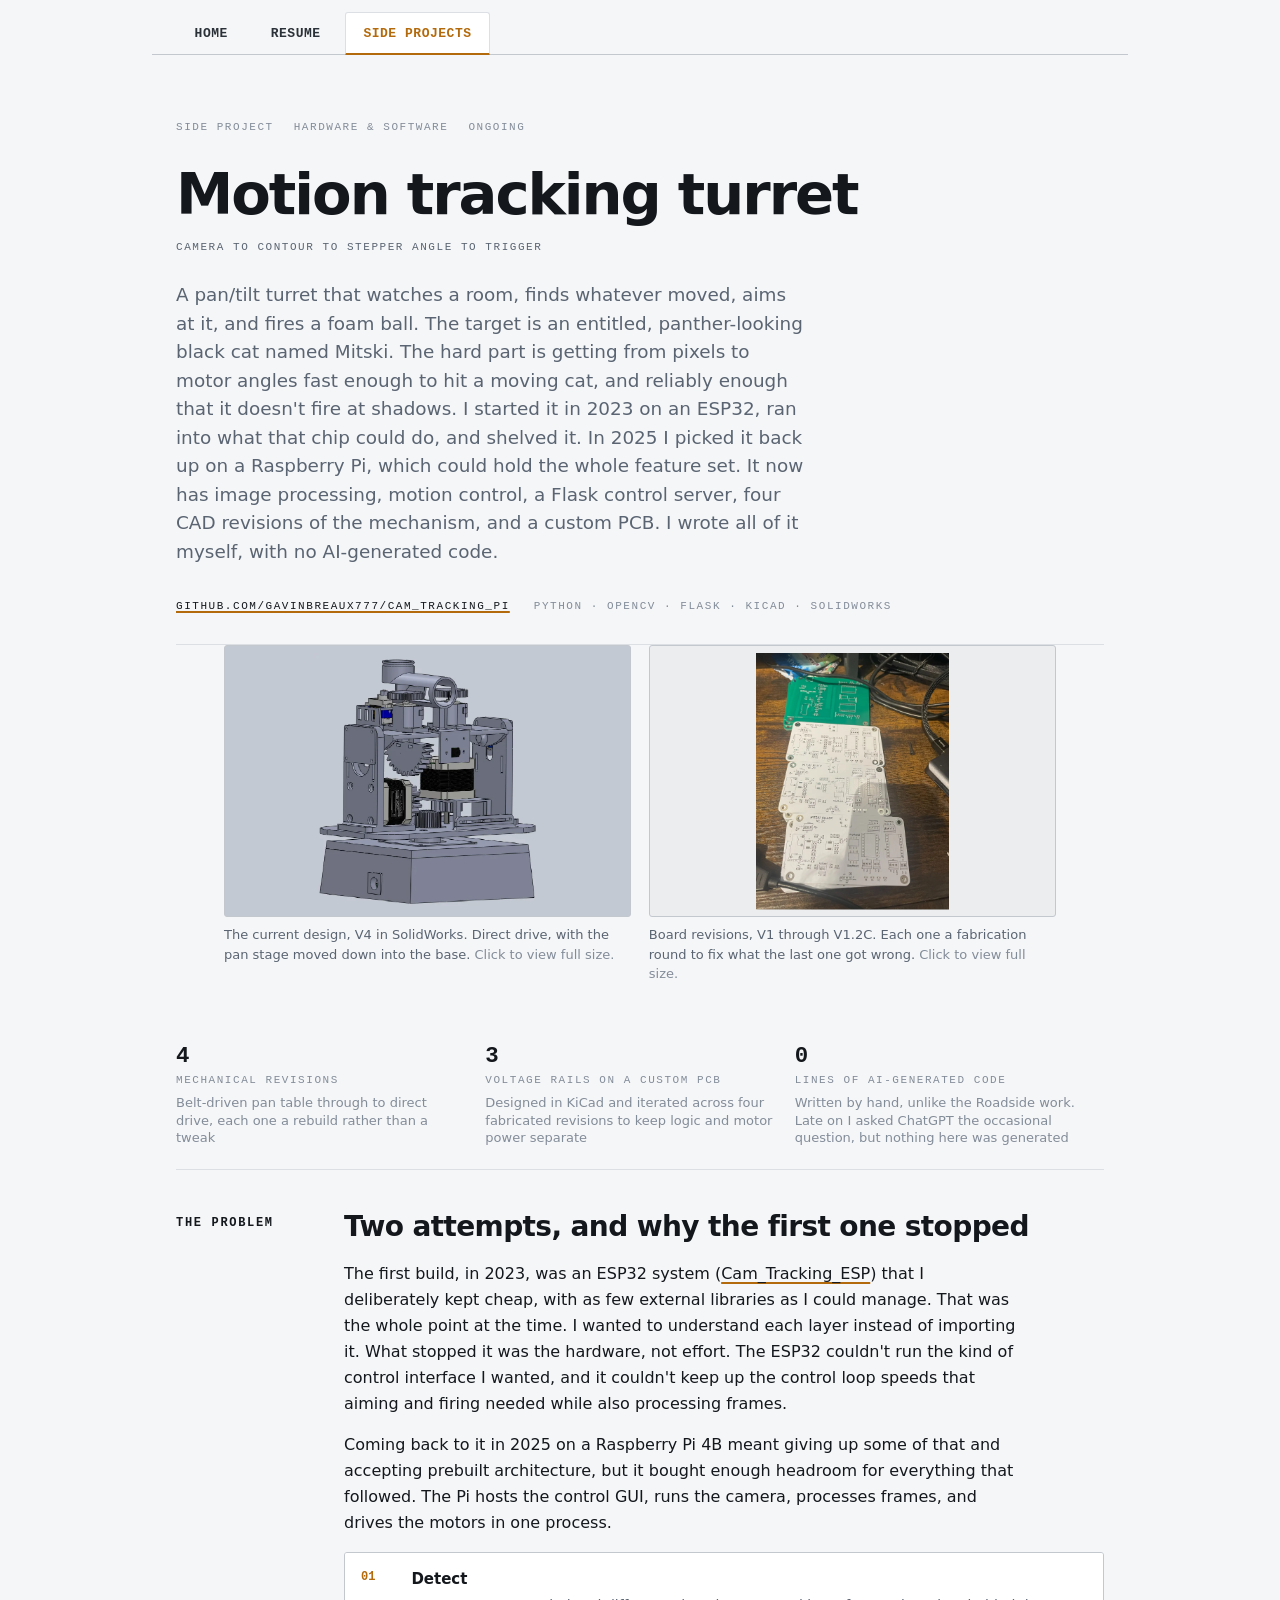
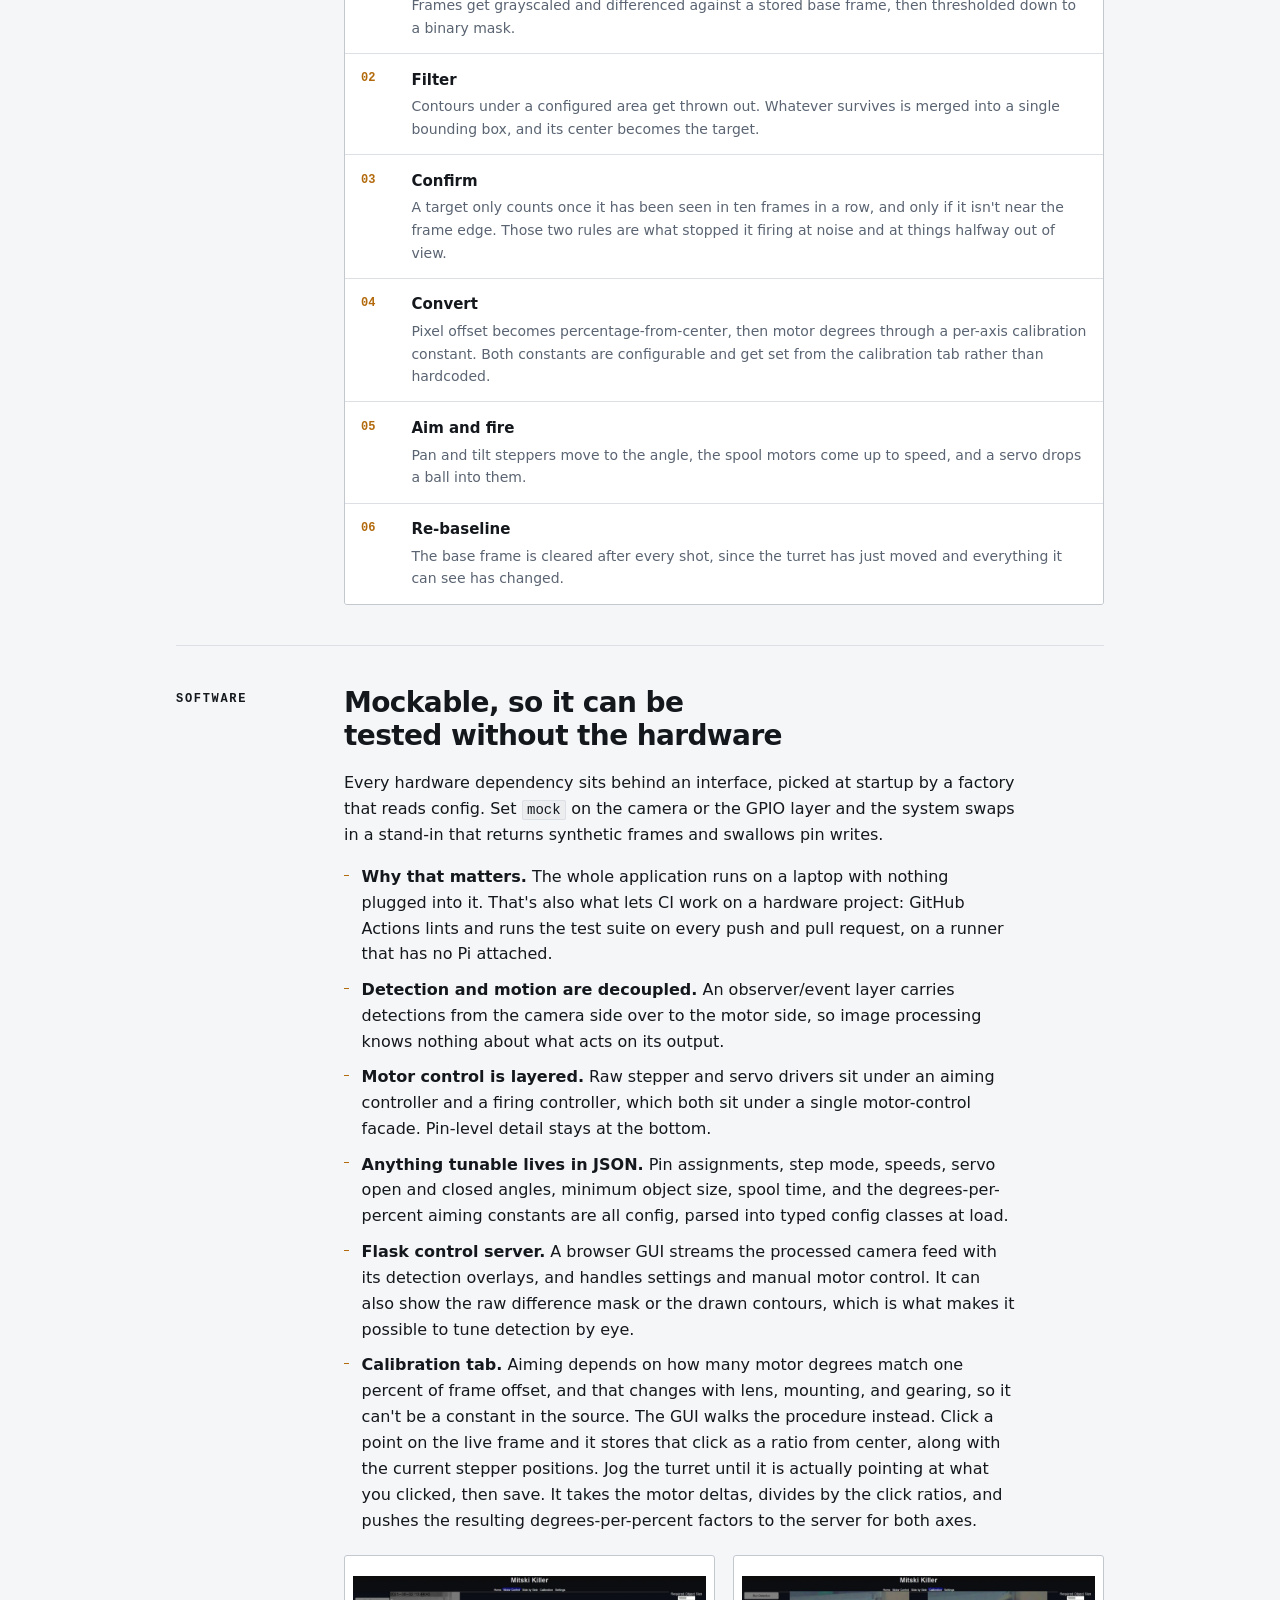
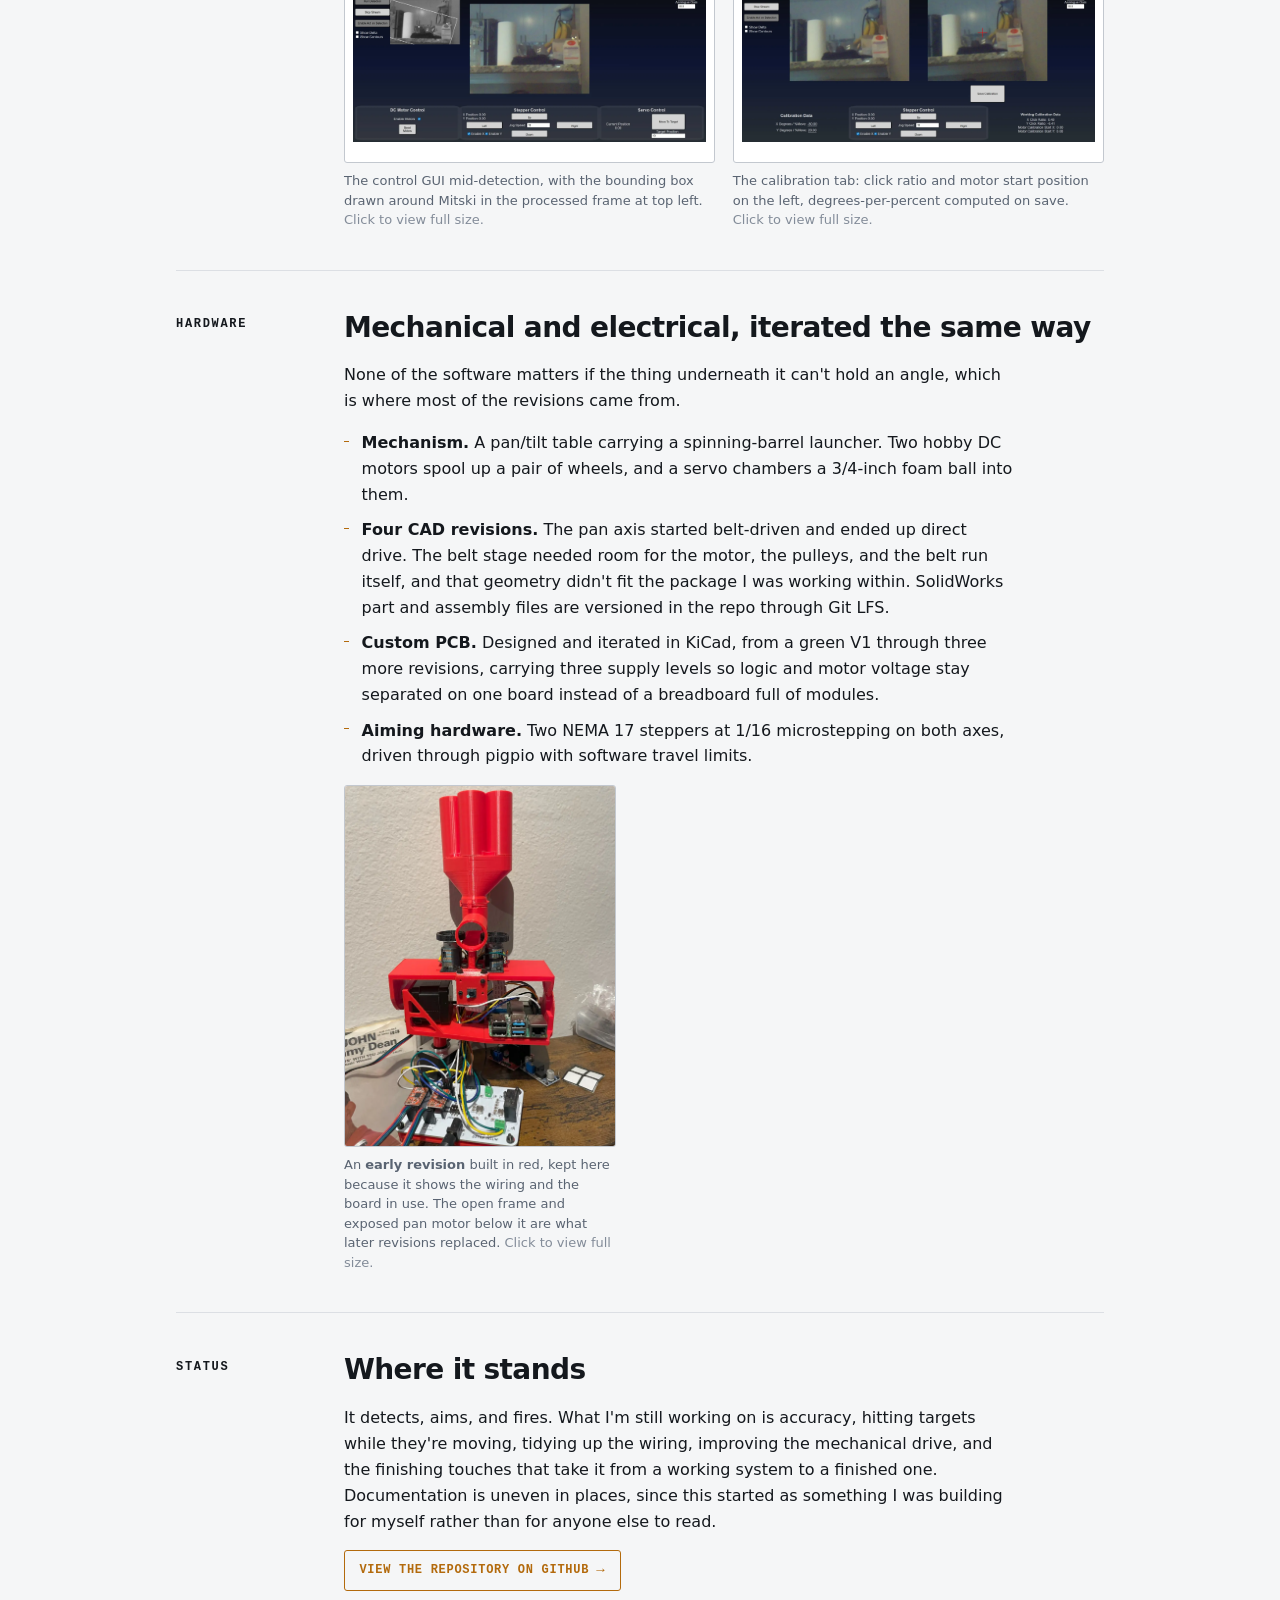
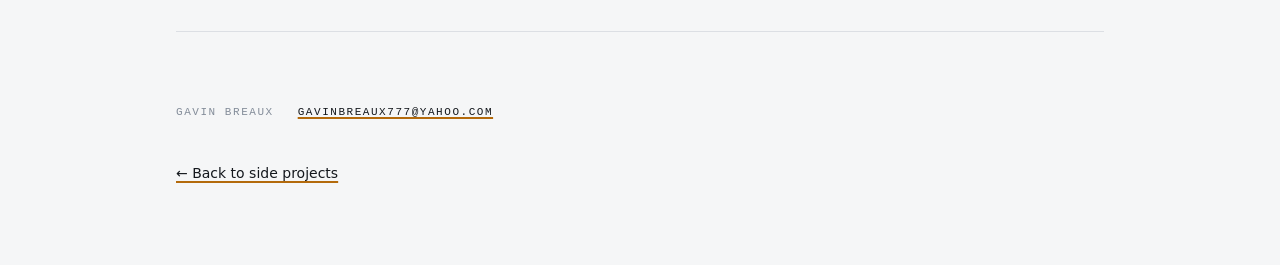
<file: work/motion-tracking-turret/index.html>
<!doctype html>
<html lang="en">
<head>
<meta charset="utf-8">
<meta name="viewport" content="width=device-width, initial-scale=1">
<title>Motion Tracking Turret &mdash; Gavin Breaux</title>
<meta name="description" content="A Raspberry Pi motion-tracking turret built end to end: OpenCV detection, stepper aiming, a custom three-rail PCB, and four CAD revisions of the mechanism.">
<link rel="stylesheet" href="../../assets/site.css">
</head>
<body>
<div class="wrap">

  <nav class="sitenav">
    <a href="../../">Home</a>
    <a href="../../resume/">Resume</a>
    <a href="../" aria-current="page">Side Projects</a>
  </nav>

  <header class="masthead">
    <div class="stamp">
      <span class="label">Side project</span>
      <span class="label">Hardware &amp; software</span>
      <span class="label">Ongoing</span>
    </div>

    <h1>Motion tracking turret</h1>
    <p class="label">Camera to contour to stepper angle to trigger</p>

    <p class="deck">
      A pan/tilt turret that watches a room, finds whatever moved, aims at it, and
      fires a foam ball. The target is an entitled, panther-looking black cat
      named Mitski. The hard part is getting from pixels to motor angles fast
      enough to hit a moving cat, and reliably enough that it doesn't fire at
      shadows. I started it in 2023 on an ESP32, ran into what that chip could do,
      and shelved it. In 2025 I picked it back up on a Raspberry Pi, which could
      hold the whole feature set. It now has image processing, motion control, a
      Flask control server, four CAD revisions of the mechanism, and a custom PCB.
      I wrote all of it myself, with no AI-generated code.
    </p>

    <div class="byline">
      <span class="label"><a href="https://github.com/gavinbreaux777/Cam_Tracking_Pi" target="_blank" rel="noopener">github.com/gavinbreaux777/Cam_Tracking_Pi</a></span>
      <span class="label">Python &middot; OpenCV &middot; Flask &middot; KiCad &middot; SolidWorks</span>
    </div>
  </header>

  <div class="shot-row">
    <figure class="shot shot-zoom shot-render">
      <a href="../../assets/Images/turret-cad-v4.webp" target="_blank" rel="noopener">
        <img src="../../assets/Images/turret-cad-v4.webp" alt="A SolidWorks assembly render of the current fourth revision, showing the barrel and hopper on the tilt axis, the gear train and stepper motors inside the frame, and the pan stage enclosed in the base." loading="lazy" decoding="async">
      </a>
      <figcaption>
        The current design, V4 in SolidWorks. Direct drive, with the pan stage
        moved down into the base.
      </figcaption>
    </figure>
    <figure class="shot shot-zoom shot-photo">
      <a href="../../assets/Images/turret-pcb-revs.webp" target="_blank" rel="noopener">
        <img src="../../assets/Images/turret-pcb-revs.webp" alt="Four bare PCB revisions fanned out on a desk, a green V1 board behind three white boards labelled Mitski Killer V1.2A, V1.2B, and V1.2C, each with stepper driver footprints, screw terminals, and regulator sections silkscreened." loading="lazy" decoding="async">
      </a>
      <figcaption>
        Board revisions, V1 through V1.2C. Each one a fabrication round to fix
        what the last one got wrong.
      </figcaption>
    </figure>
  </div>

  <div class="spec-strip">
    <div class="spec">
      <span class="spec-val">4</span>
      <span class="label">Mechanical revisions</span>
      <span class="spec-note">Belt-driven pan table through to direct drive, each one a rebuild rather than a tweak</span>
    </div>
    <div class="spec">
      <span class="spec-val">3</span>
      <span class="label">Voltage rails on a custom PCB</span>
      <span class="spec-note">Designed in KiCad and iterated across four fabricated revisions to keep logic and motor power separate</span>
    </div>
    <div class="spec">
      <span class="spec-val">0</span>
      <span class="label">Lines of AI-generated code</span>
      <span class="spec-note">Written by hand, unlike the Roadside work. Late on I asked ChatGPT the occasional question, but nothing here was generated</span>
    </div>
  </div>

  <section>
    <div class="rail">
      <span class="label">The Problem</span>
    </div>
    <div class="body-col">
      <h2>Two attempts, and why the first one stopped</h2>
      <p>
        The first build, in 2023, was an ESP32 system
        (<a href="https://github.com/gavinbreaux777/Cam_Tracking_ESP" target="_blank" rel="noopener">Cam_Tracking_ESP</a>)
        that I deliberately kept cheap, with as few external libraries as I
        could manage. That was the whole point at the time. I wanted to
        understand each layer instead of importing it. What stopped it was the
        hardware, not effort. The ESP32 couldn't run the kind of control interface
        I wanted, and it couldn't keep up the control loop speeds that aiming and
        firing needed while also processing frames.
      </p>
      <p>
        Coming back to it in 2025 on a Raspberry Pi 4B meant giving up some of
        that and accepting prebuilt architecture, but it bought enough headroom
        for everything that followed. The Pi hosts the control GUI, runs the
        camera, processes frames, and drives the motors in one process.
      </p>

      <div class="arc">
        <div class="arc-step">
          <span class="arc-n">01</span>
          <span class="arc-text">
            <strong>Detect</strong>
            <span>Frames get grayscaled and differenced against a stored base frame, then thresholded down to a binary mask.</span>
          </span>
        </div>
        <div class="arc-step">
          <span class="arc-n">02</span>
          <span class="arc-text">
            <strong>Filter</strong>
            <span>Contours under a configured area get thrown out. Whatever survives is merged into a single bounding box, and its center becomes the target.</span>
          </span>
        </div>
        <div class="arc-step">
          <span class="arc-n">03</span>
          <span class="arc-text">
            <strong>Confirm</strong>
            <span>A target only counts once it has been seen in ten frames in a row, and only if it isn't near the frame edge. Those two rules are what stopped it firing at noise and at things halfway out of view.</span>
          </span>
        </div>
        <div class="arc-step">
          <span class="arc-n">04</span>
          <span class="arc-text">
            <strong>Convert</strong>
            <span>Pixel offset becomes percentage-from-center, then motor degrees through a per-axis calibration constant. Both constants are configurable and get set from the calibration tab rather than hardcoded.</span>
          </span>
        </div>
        <div class="arc-step">
          <span class="arc-n">05</span>
          <span class="arc-text">
            <strong>Aim and fire</strong>
            <span>Pan and tilt steppers move to the angle, the spool motors come up to speed, and a servo drops a ball into them.</span>
          </span>
        </div>
        <div class="arc-step">
          <span class="arc-n">06</span>
          <span class="arc-text">
            <strong>Re-baseline</strong>
            <span>The base frame is cleared after every shot, since the turret has just moved and everything it can see has changed.</span>
          </span>
        </div>
      </div>
    </div>
  </section>

  <section>
    <div class="rail">
      <span class="label">Software</span>
    </div>
    <div class="body-col">
      <h2>Mockable, so it can be tested without the hardware</h2>
      <p>
        Every hardware dependency sits behind an interface, picked at startup by
        a factory that reads config. Set <code>mock</code> on the camera or the
        GPIO layer and the system swaps in a stand-in that returns synthetic
        frames and swallows pin writes.
      </p>
      <ul class="plain">
        <li>
          <strong>Why that matters.</strong> The whole application runs on a
          laptop with nothing plugged into it. That's also what lets CI work on
          a hardware project: GitHub Actions lints and runs the test suite on
          every push and pull request, on a runner that has no Pi attached.
        </li>
        <li>
          <strong>Detection and motion are decoupled.</strong> An
          observer/event layer carries detections from the camera side over to
          the motor side, so image processing knows nothing about what acts on
          its output.
        </li>
        <li>
          <strong>Motor control is layered.</strong> Raw stepper and servo
          drivers sit under an aiming controller and a firing controller, which
          both sit under a single motor-control facade. Pin-level detail stays
          at the bottom.
        </li>
        <li>
          <strong>Anything tunable lives in JSON.</strong> Pin assignments, step
          mode, speeds, servo open and closed angles, minimum object size, spool
          time, and the degrees-per-percent aiming constants are all config,
          parsed into typed config classes at load.
        </li>
        <li>
          <strong>Flask control server.</strong> A browser GUI streams the
          processed camera feed with its detection overlays, and handles
          settings and manual motor control. It can also show the raw difference
          mask or the drawn contours, which is what makes it possible to tune
          detection by eye.
        </li>
        <li>
          <strong>Calibration tab.</strong> Aiming depends on how many motor
          degrees match one percent of frame offset, and that changes with lens,
          mounting, and gearing, so it can't be a constant in the source. The
          GUI walks the procedure instead. Click a point on the live frame and
          it stores that click as a ratio from center, along with the current
          stepper positions. Jog the turret until it is actually pointing at
          what you clicked, then save. It takes the motor deltas, divides by the
          click ratios, and pushes the resulting degrees-per-percent factors to
          the server for both axes.
        </li>
      </ul>

      <div class="shot-pair">
        <figure class="shot shot-zoom">
          <a href="../../assets/Images/turret-gui.webp" target="_blank" rel="noopener">
            <img src="../../assets/Images/turret-gui.webp" alt="The Mitski Killer web GUI on the Motor Control tab. A small processed grayscale frame at top left shows a detected bounding box drawn around the cat, the live color stream sits center, and DC motor, stepper, and servo control panels run along the bottom." loading="lazy" decoding="async">
          </a>
          <figcaption>
            The control GUI mid-detection, with the bounding box drawn around
            Mitski in the processed frame at top left.
          </figcaption>
        </figure>
        <figure class="shot shot-zoom">
          <a href="../../assets/Images/turret-calibration.webp" target="_blank" rel="noopener">
            <img src="../../assets/Images/turret-calibration.webp" alt="The Calibration tab, showing the clicked frame beside the live frame with a red crosshair marking the clicked point, a Save Calibration button, and readouts for X and Y click ratios, motor start positions, and degrees per percent move." loading="lazy" decoding="async">
          </a>
          <figcaption>
            The calibration tab: click ratio and motor start position on the
            left, degrees-per-percent computed on save.
          </figcaption>
        </figure>
      </div>
    </div>
  </section>

  <section>
    <div class="rail">
      <span class="label">Hardware</span>
    </div>
    <div class="body-col">
      <h2>Mechanical and electrical, iterated the same way</h2>
      <p>
        None of the software matters if the thing underneath it can't hold an
        angle, which is where most of the revisions came from.
      </p>
      <ul class="plain">
        <li>
          <strong>Mechanism.</strong> A pan/tilt table carrying a
          spinning-barrel launcher. Two hobby DC motors spool up a pair of
          wheels, and a servo chambers a 3/4-inch foam ball into them.
        </li>
        <li>
          <strong>Four CAD revisions.</strong> The pan axis started belt-driven
          and ended up direct drive. The belt stage needed room for the motor,
          the pulleys, and the belt run itself, and that geometry didn't fit the
          package I was working within. SolidWorks part and assembly files are
          versioned in the repo through Git LFS.
        </li>
        <li>
          <strong>Custom PCB.</strong> Designed and iterated in KiCad, from a
          green V1 through three more revisions, carrying three supply levels so
          logic and motor voltage stay separated on one board instead of a
          breadboard full of modules.
        </li>
        <li>
          <strong>Aiming hardware.</strong> Two NEMA 17 steppers at 1/16
          microstepping on both axes, driven through pigpio with software travel
          limits.
        </li>
      </ul>

      <figure class="shot shot-zoom shot-inset">
        <a href="../../assets/Images/turret-system.webp" target="_blank" rel="noopener">
          <img src="../../assets/Images/turret-system.webp" alt="An early physical build of the turret: a red 3D-printed open frame holding a three-barrel hopper above a pair of spinning launch wheels, with the Raspberry Pi mounted inside the frame and the custom PCB and stepper drivers wired up on the desk in front of it." loading="lazy" decoding="async">
        </a>
        <figcaption>
          An <strong>early revision</strong> built in red, kept here because it
          shows the wiring and the board in use. The open frame and exposed pan
          motor below it are what later revisions replaced.
        </figcaption>
      </figure>
    </div>
  </section>

  <section>
    <div class="rail">
      <span class="label">Status</span>
    </div>
    <div class="body-col">
      <h2>Where it stands</h2>
      <p>
        It detects, aims, and fires. What I'm still working on is accuracy,
        hitting targets while they're moving, tidying up the wiring, improving
        the mechanical drive, and the finishing touches that take it from a
        working system to a finished one. Documentation is uneven in places,
        since this started as something I was building for myself rather than
        for anyone else to read.
      </p>
      <p>
        <a class="card-cta cta-standalone" href="https://github.com/gavinbreaux777/Cam_Tracking_Pi" target="_blank" rel="noopener">View the repository on GitHub</a>
      </p>
    </div>
  </section>

  <footer>
    <div class="byline">
      <span class="label">Gavin Breaux</span>
      <span class="label"><a href="mailto:gavinbreaux777@yahoo.com">gavinbreaux777@yahoo.com</a></span>
    </div>
    <p class="footer-note">
      <a href="../">&larr; Back to side projects</a>
    </p>
  </footer>

</div>
</body>
</html>
</file>
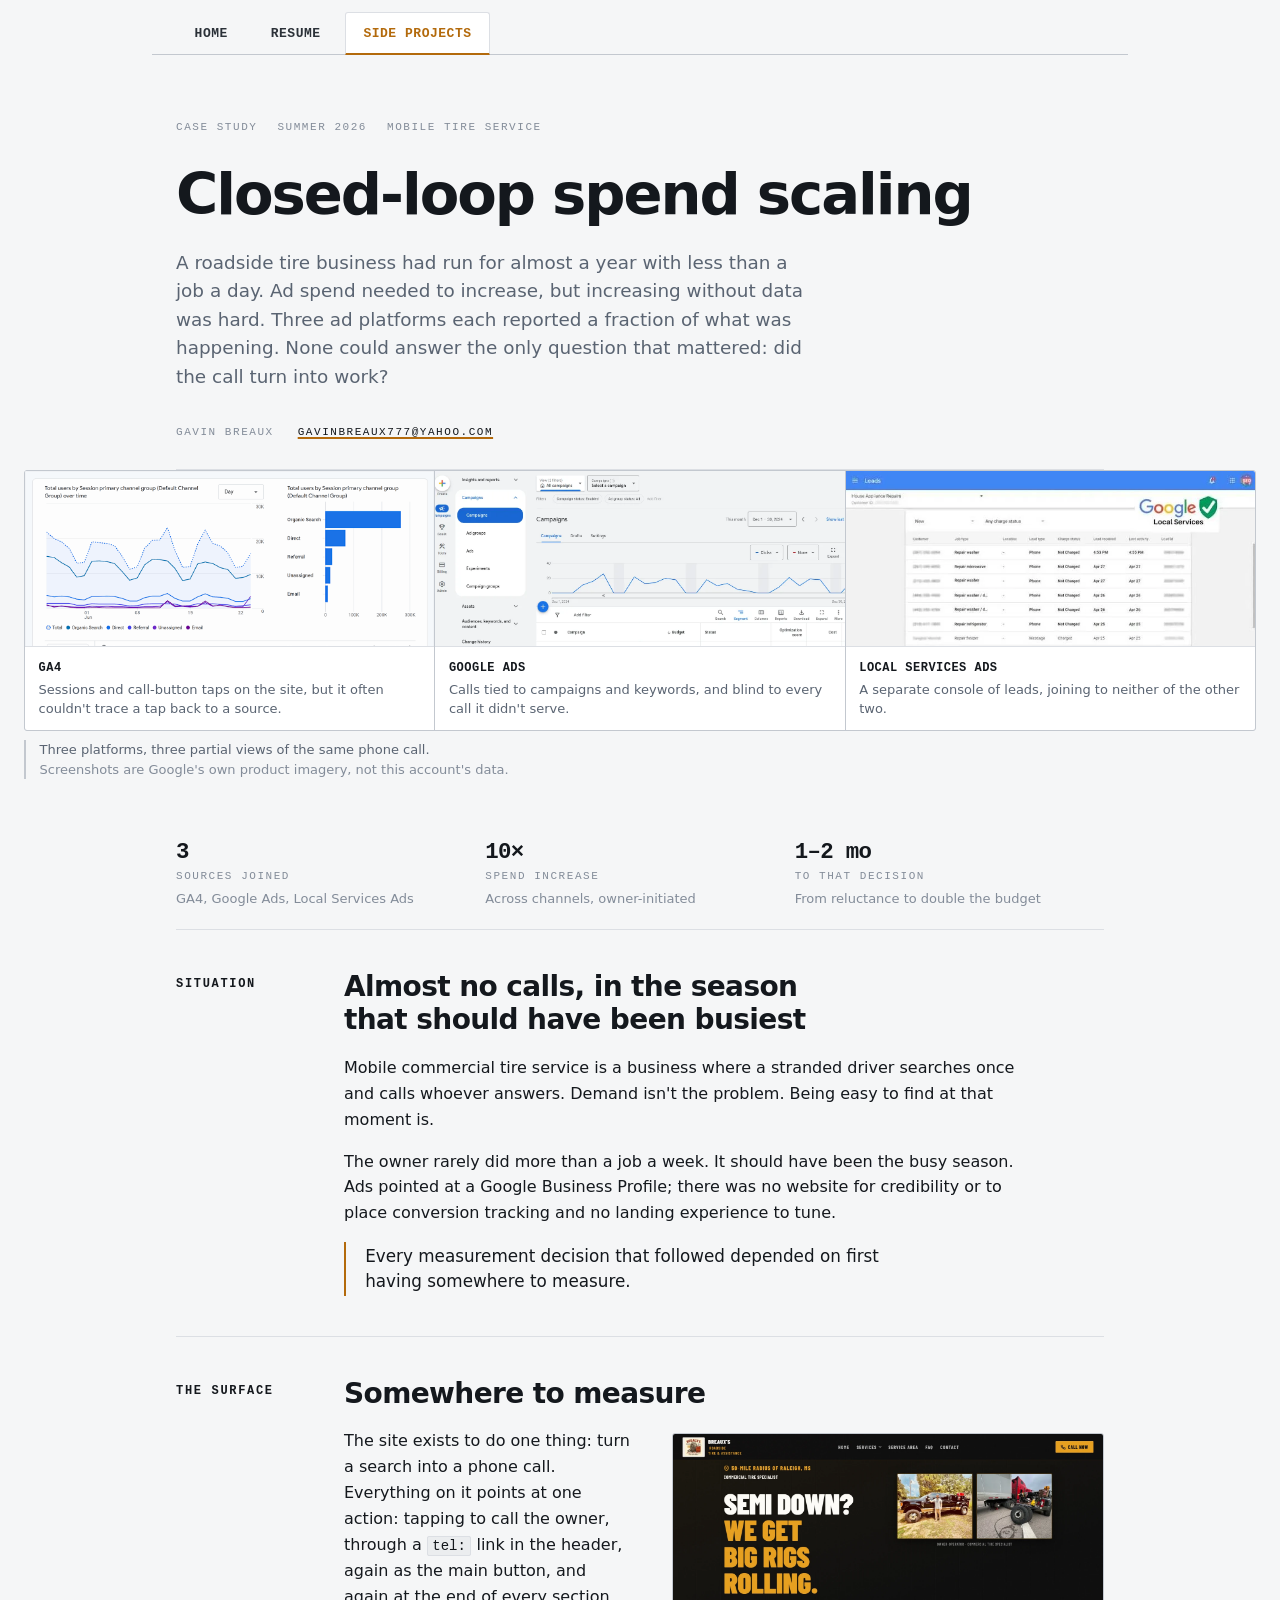
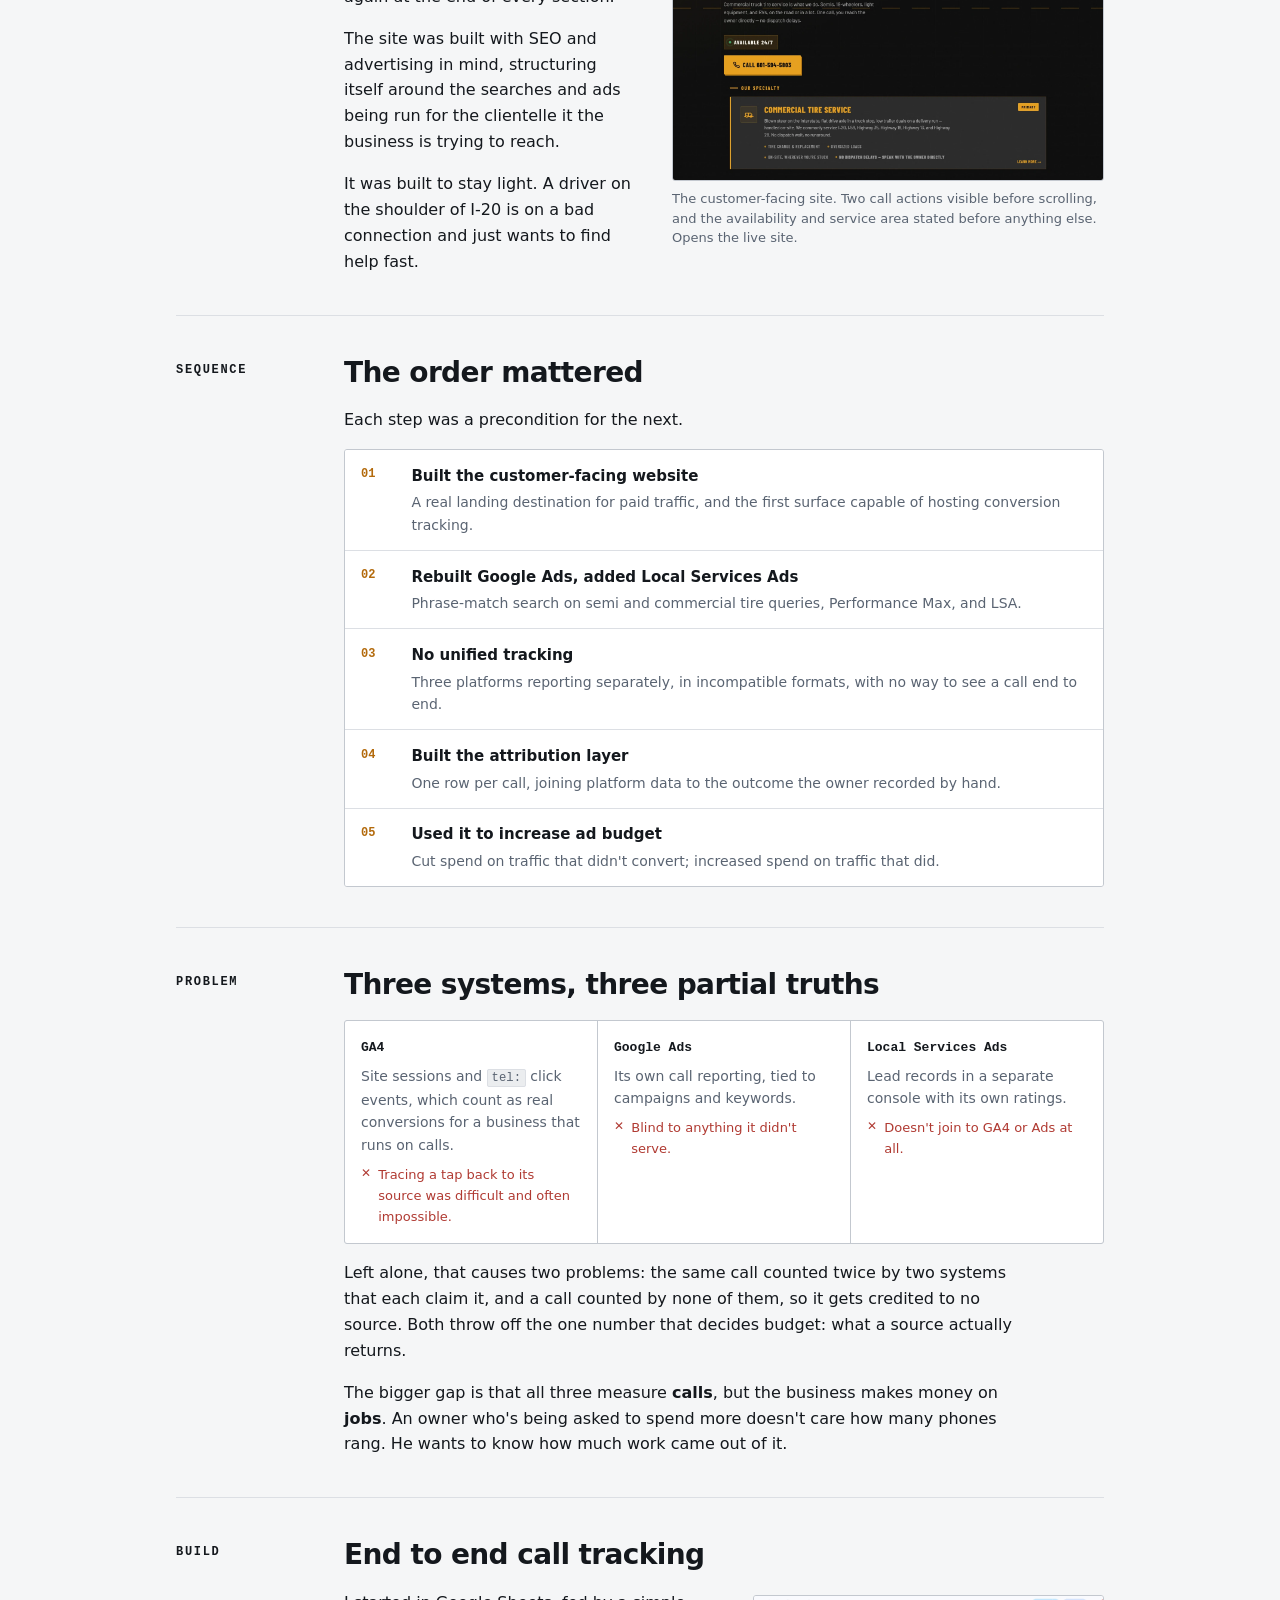
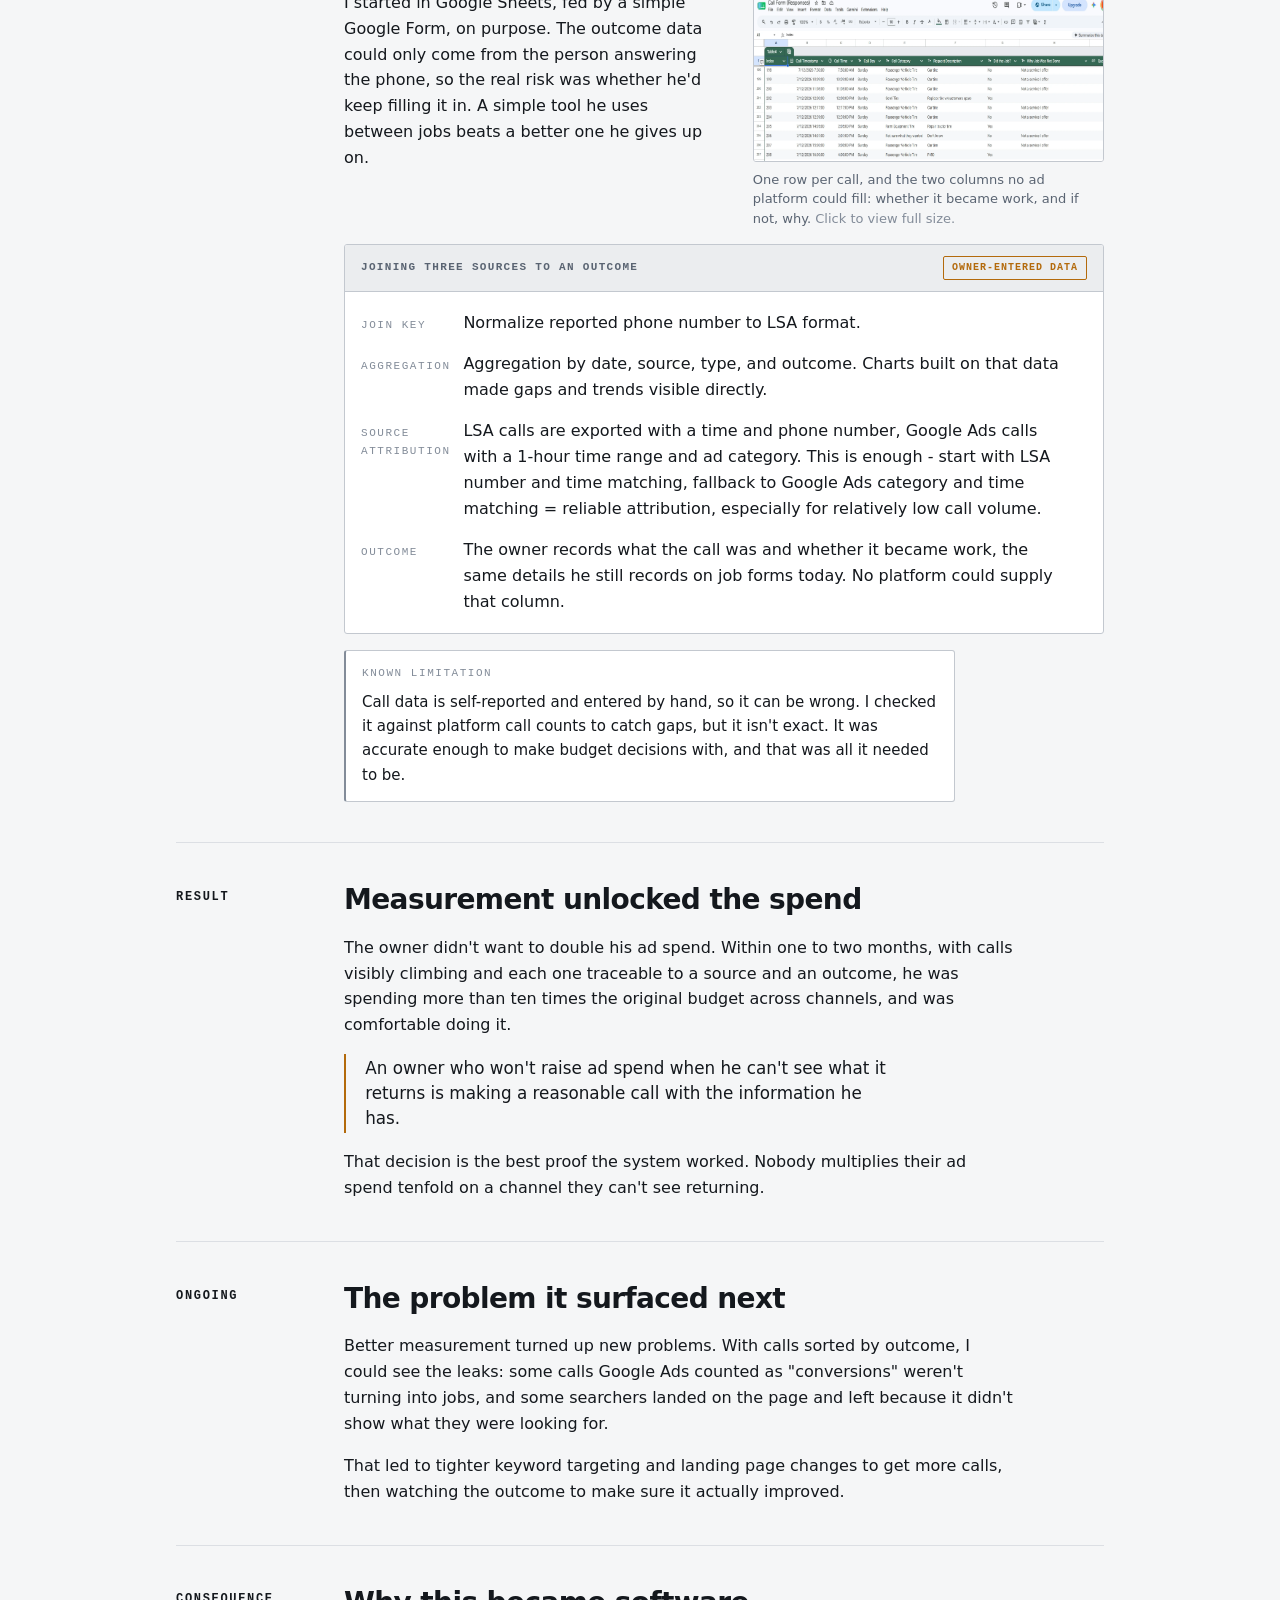
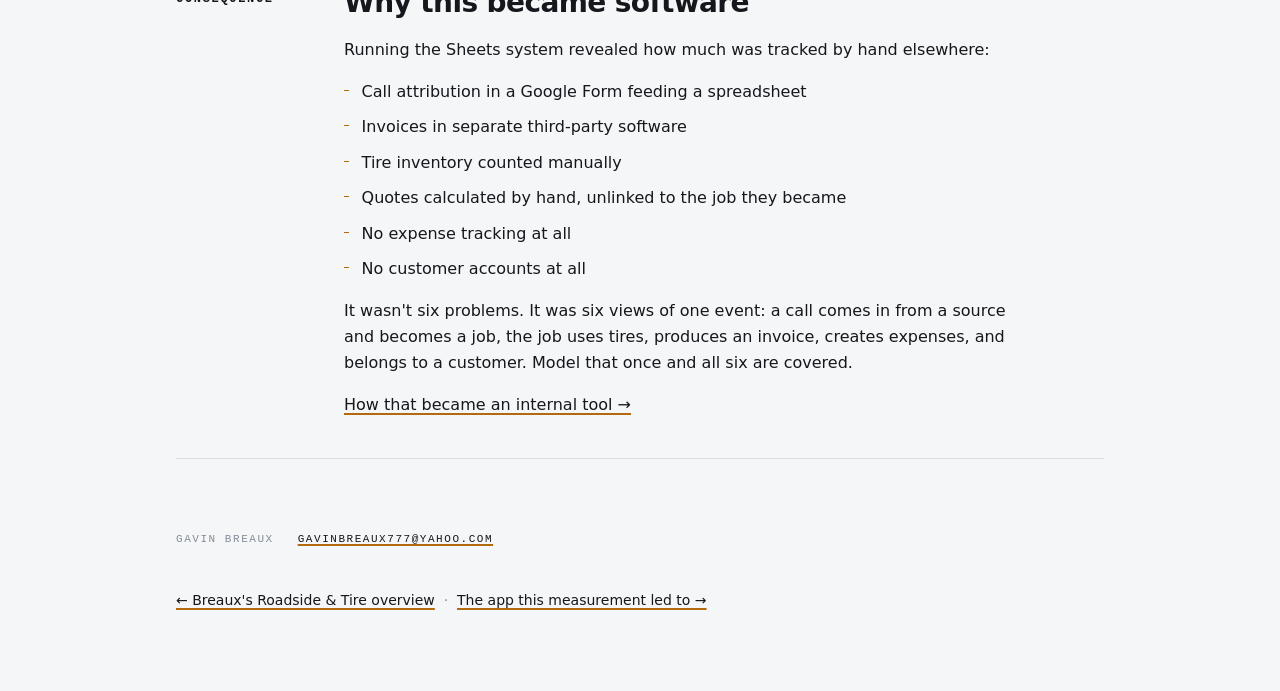
<file: work/breauxs-roadside/attribution/index.html>
<!doctype html>
<html lang="en">
<head>
<meta charset="utf-8">
<meta name="viewport" content="width=device-width, initial-scale=1">
<title>Call attribution — case study — Gavin Breaux</title>
<meta name="description" content="Joining GA4, Google Ads, and Local Services Ads to job outcomes, so a phone call could be traced to its source and to revenue.">
<link rel="stylesheet" href="../../../assets/site.css">
</head>
<body>
<div class="wrap">

  <nav class="sitenav">
    <a href="../../../">Home</a>
    <a href="../../../resume/">Resume</a>
    <a href="../../" aria-current="page">Side Projects</a>
  </nav>

  <header class="masthead">
    <div class="stamp">
      <span class="label">Case study</span>
      <span class="label">Summer 2026</span>
      <span class="label">Mobile tire service</span>
    </div>

    <h1>Closed-loop spend scaling</h1>

    <p class="deck">
      A roadside tire business had run for almost a year with less than a job
      a day. Ad spend needed to increase, but increasing without data was hard. Three ad platforms each reported a fraction of what was happening.
      None could answer the only question that mattered: did the call turn into
      work?
    </p>

    <div class="byline">
      <span class="label">Gavin Breaux</span>
      <span class="label"><a href="mailto:gavinbreaux777@yahoo.com">gavinbreaux777@yahoo.com</a></span>
    </div>
  </header>

  <figure class="platforms">
    <div class="platform-row">
      <div class="platform">
        <img src="../../../assets/Images/GA4.png" alt="A Google Analytics 4 reporting view: a channel-group traffic chart above a table of users and sessions by channel." loading="lazy" decoding="async">
        <span class="platform-cap">
          <strong>GA4</strong>
          Sessions and call-button taps on the site, but it often couldn't trace a
          tap back to a source.
        </span>
      </div>
      <div class="platform">
        <img src="../../../assets/Images/Google-Ads-Overview.webp" alt="The Google Ads campaigns screen, showing the campaign list and a clicks-over-time chart." loading="lazy" decoding="async">
        <span class="platform-cap">
          <strong>Google Ads</strong>
          Calls tied to campaigns and keywords, and blind to every call it
          didn't serve.
        </span>
      </div>
      <div class="platform">
        <img src="../../../assets/Images/LSA-dashboard.webp" alt="A Google Local Services Ads leads table listing calls by job type, charge status, and date received." loading="lazy" decoding="async">
        <span class="platform-cap">
          <strong>Local Services Ads</strong>
          A separate console of leads, joining to neither of the other two.
        </span>
      </div>
    </div>
    <figcaption>
      Three platforms, three partial views of the same phone call.<br>
      <span class="provenance">Screenshots are Google's own product imagery, not this account's data.</span>
    </figcaption>
  </figure>

  <div class="spec-strip">
    <div class="spec">
      <span class="spec-val">3</span>
      <span class="label">Sources joined</span>
      <span class="spec-note">GA4, Google Ads, Local Services Ads</span>
    </div>
    <div class="spec">
      <span class="spec-val">10&times;</span>
      <span class="label">Spend increase</span>
      <span class="spec-note">Across channels, owner-initiated</span>
    </div>
    <div class="spec">
      <span class="spec-val">1&ndash;2 mo</span>
      <span class="label">To that decision</span>
      <span class="spec-note">From reluctance to double the budget</span>
    </div>
  </div>

  <section>
    <div class="rail">
      <span class="label">Situation</span>
    </div>
    <div class="body-col">
      <h2>Almost no calls, in the season that should have been busiest</h2>
      <p>
        Mobile commercial tire service is a business where a stranded driver
        searches once and calls whoever answers. Demand isn't the problem. Being
        easy to find at that moment is.
      </p>
      <p>
        The owner rarely did more than a job a week. It should have been the busy season.
        Ads pointed at a Google Business Profile; there was no website for credibility 
        or to place conversion tracking and no landing experience to tune.
      </p>
      <p class="pull">
        Every measurement decision that followed depended on first having
        somewhere to measure.
      </p>
    </div>
  </section>

  <section>
    <div class="rail">
      <span class="label">The surface</span>
    </div>
    <div class="body-col">
      <h2>Somewhere to measure</h2>
      <div class="split split-figure">
        <div class="split-prose">
          <p>
            The site exists to do one thing: turn a search into a phone call.
            Everything on it points at one action: tapping to call the owner,
            through a <code>tel:</code> link in the header, again as the main
            button, and again at the end of every section.
          </p>
          <p>
            The site was built with SEO and advertising in mind, structuring 
            itself around the searches and ads being run for the clientelle it
            the business is trying to reach.
          </p>
          <p>
            It was built to stay light. A driver on the shoulder of I-20 is on
            a bad connection and just wants to find help fast.
          </p>
        </div>
        <figure class="shot">
          <a href="https://breauxs-roadside.com" target="_blank" rel="noopener">
            <img src="../../../assets/Images/roadside-site.webp" alt="The Breaux's Roadside home page: a dark hero reading 'Semi down? We get big rigs rolling', with a 50-mile service radius line, an Available 24/7 badge, a large Call 601-594-5803 button, a Call Now button in the header, and a commercial tire service panel below." loading="lazy" decoding="async">
          </a>
          <figcaption>
            The customer-facing site. Two call actions visible before 
            scrolling, and the availability and service area stated 
            before anything else. Opens the live site.
          </figcaption>
        </figure>
      </div>
    </div>
  </section>

  <section>
    <div class="rail">
      <span class="label">Sequence</span>
    </div>
    <div class="body-col">
      <h2>The order mattered</h2>
      <p>Each step was a precondition for the next.</p>

      <div class="arc">
        <div class="arc-step">
          <span class="arc-n">01</span>
          <span class="arc-text">
            <strong>Built the customer-facing website</strong>
            <span>A real landing destination for paid traffic, and the first surface capable of hosting conversion tracking.</span>
          </span>
        </div>
        <div class="arc-step">
          <span class="arc-n">02</span>
          <span class="arc-text">
            <strong>Rebuilt Google Ads, added Local Services Ads</strong>
            <span>Phrase-match search on semi and commercial tire queries, Performance Max, and LSA.</span>
          </span>
        </div>
        <div class="arc-step">
          <span class="arc-n">03</span>
          <span class="arc-text">
            <strong>No unified tracking</strong>
            <span>Three platforms reporting separately, in incompatible formats, with no way to see a call end to end.</span>
          </span>
        </div>
        <div class="arc-step">
          <span class="arc-n">04</span>
          <span class="arc-text">
            <strong>Built the attribution layer</strong>
            <span>One row per call, joining platform data to the outcome the owner recorded by hand.</span>
          </span>
        </div>
        <div class="arc-step">
          <span class="arc-n">05</span>
          <span class="arc-text">
            <strong>Used it to increase ad budget</strong>
            <span>Cut spend on traffic that didn't convert; increased spend on traffic that did.</span>
          </span>
        </div>
      </div>
    </div>
  </section>

  <section>
    <div class="rail">
      <span class="label">Problem</span>
    </div>
    <div class="body-col">
      <h2>Three systems, three partial truths</h2>

      <div class="sources">
        <div class="source">
          <span class="source-name">GA4</span>
          <span class="source-sees">Site sessions and <code>tel:</code> click events, which count as real conversions for a business that runs on calls.</span>
          <span class="source-blind">Tracing a tap back to its source was difficult and often impossible.</span>
        </div>
        <div class="source">
          <span class="source-name">Google Ads</span>
          <span class="source-sees">Its own call reporting, tied to campaigns and keywords.</span>
          <span class="source-blind">Blind to anything it didn't serve.</span>
        </div>
        <div class="source">
          <span class="source-name">Local Services Ads</span>
          <span class="source-sees">Lead records in a separate console with its own ratings.</span>
          <span class="source-blind">Doesn't join to GA4 or Ads at all.</span>
        </div>
      </div>

      <p>
        Left alone, that causes two problems: the same call counted twice by two
        systems that each claim it, and a call counted by none of them, so it gets
        credited to no source. Both throw off the one number that decides budget:
        what a source actually returns.
      </p>
      <p>
        The bigger gap is that all three measure <strong>calls</strong>, but the
        business makes money on <strong>jobs</strong>. An owner who's being asked
        to spend more doesn't care how many phones rang. He wants to know how much
        work came out of it.
      </p>
    </div>
  </section>

  <section>
    <div class="rail">
      <span class="label">Build</span>
    </div>
    <div class="body-col">
      <h2>End to end call tracking</h2>

      <div class="split">
        <p>
          I started in Google Sheets, fed by a simple Google Form, on purpose. The
          outcome data could only come from the person answering the phone, so the
          real risk was whether he'd keep filling it in. A simple tool he uses
          between jobs beats a better one he gives up on.
        </p>
        <figure class="shot shot-zoom">
          <a href="../../../assets/Images/Call Forms.webp" target="_blank" rel="noopener">
            <img src="../../../assets/Images/Call Forms.webp" alt="The Call Form responses spreadsheet: one row per call, with columns for call timestamp, call time, call day, call category, request description, whether the job was done, and why it was not." loading="lazy" decoding="async">
          </a>
          <figcaption>
            One row per call, and the two columns no ad platform could fill:
            whether it became work, and if not, why.
          </figcaption>
        </figure>
      </div>

      <div class="tag">
        <div class="tag-head">
          <span class="tag-id">Joining three sources to an outcome</span>
          <span class="chip chip-hold">Owner-entered data</span>
        </div>
        <div class="tag-body">
          <div class="beat">
            <span class="label">Join key</span>
            <p>
              Normalize reported phone number to LSA format.
            </p>
          </div>
          <div class="beat">
            <span class="label">Aggregation</span>
            <p>
              Aggregation by date, source, type, and outcome. Charts built on that data made gaps and trends
              visible directly.
            </p>
          </div>
          <div class="beat">
            <span class="label">Source Attribution</span>
            <p>
              LSA calls are exported with a time and phone number, Google Ads calls with a 1-hour time range and ad category. 
              This is enough - start with LSA number and time matching, fallback to Google Ads category and time matching =
              reliable attribution, especially for relatively low call volume.
            </p>
          </div>
          <div class="beat">
            <span class="label">Outcome</span>
            <p>
              The owner records what the call was and whether it became work, the
              same details he still records on job forms today. No platform could
              supply that column.
            </p>
          </div>
        </div>
      </div>

      <div class="note">
        <span class="label">Known limitation</span>
        <p>
          Call data is self-reported and entered by hand, so it can be wrong. I
          checked it against platform call counts to catch gaps, but it isn't
          exact. It was accurate enough to make budget decisions with, and that
          was all it needed to be.
        </p>
      </div>
    </div>
  </section>

  <section>
    <div class="rail">
      <span class="label">Result</span>
    </div>
    <div class="body-col">
      <h2>Measurement unlocked the spend</h2>
      <p>
        The owner didn't want to double his ad spend. Within one to two months,
        with calls visibly climbing and each one traceable to a source and an
        outcome, he was spending more than ten times the original budget across
        channels, and was comfortable doing it.
      </p>
      <p class="pull">
        An owner who won't raise ad spend when he can't see what it returns is
        making a reasonable call with the information he has.
      </p>
      <p>
        That decision is the best proof the system worked. Nobody multiplies their
        ad spend tenfold on a channel they can't see returning.
      </p>
    </div>
  </section>

  <section>
    <div class="rail">
      <span class="label">Ongoing</span>
    </div>
    <div class="body-col">
      <h2>The problem it surfaced next</h2>
      <p>
        Better measurement turned up new problems. With calls sorted by outcome, I
        could see the leaks: some calls Google Ads counted as "conversions"
        weren't turning into jobs, and some searchers landed on the page and left
        because it didn't show what they were looking for.
      </p>
      <p>
        That led to tighter keyword targeting and landing page changes to get more
        calls, then watching the outcome to make sure it actually improved.
      </p>
    </div>
  </section>

  <section>
    <div class="rail">
      <span class="label">Consequence</span>
    </div>
    <div class="body-col">
      <h2>Why this became software</h2>
      <p>Running the Sheets system revealed how much was tracked by hand elsewhere:</p>
      <ul class="plain">
        <li>Call attribution in a Google Form feeding a spreadsheet</li>
        <li>Invoices in separate third-party software</li>
        <li>Tire inventory counted manually</li>
        <li>Quotes calculated by hand, unlinked to the job they became</li>
        <li>No expense tracking at all</li>
        <li>No customer accounts at all</li>
      </ul>
      <p>
        It wasn't six problems. It was six views of one event: a call comes in
        from a source and becomes a job, the job uses tires, produces an invoice,
        creates expenses, and belongs to a customer. Model that once and all six
        are covered.
      </p>
      <p><a href="../tooling/">How that became an internal tool &rarr;</a></p>
    </div>
  </section>

  <footer>
    <div class="byline">
      <span class="label">Gavin Breaux</span>
      <span class="label"><a href="mailto:gavinbreaux777@yahoo.com">gavinbreaux777@yahoo.com</a></span>
    </div>
    <p class="footer-note">
      <a href="../">&larr; Breaux's Roadside &amp; Tire overview</a>
      &nbsp;&middot;&nbsp;
      <a href="../tooling/">The app this measurement led to &rarr;</a>
    </p>
  </footer>

</div>
</body>
</html>
</file>
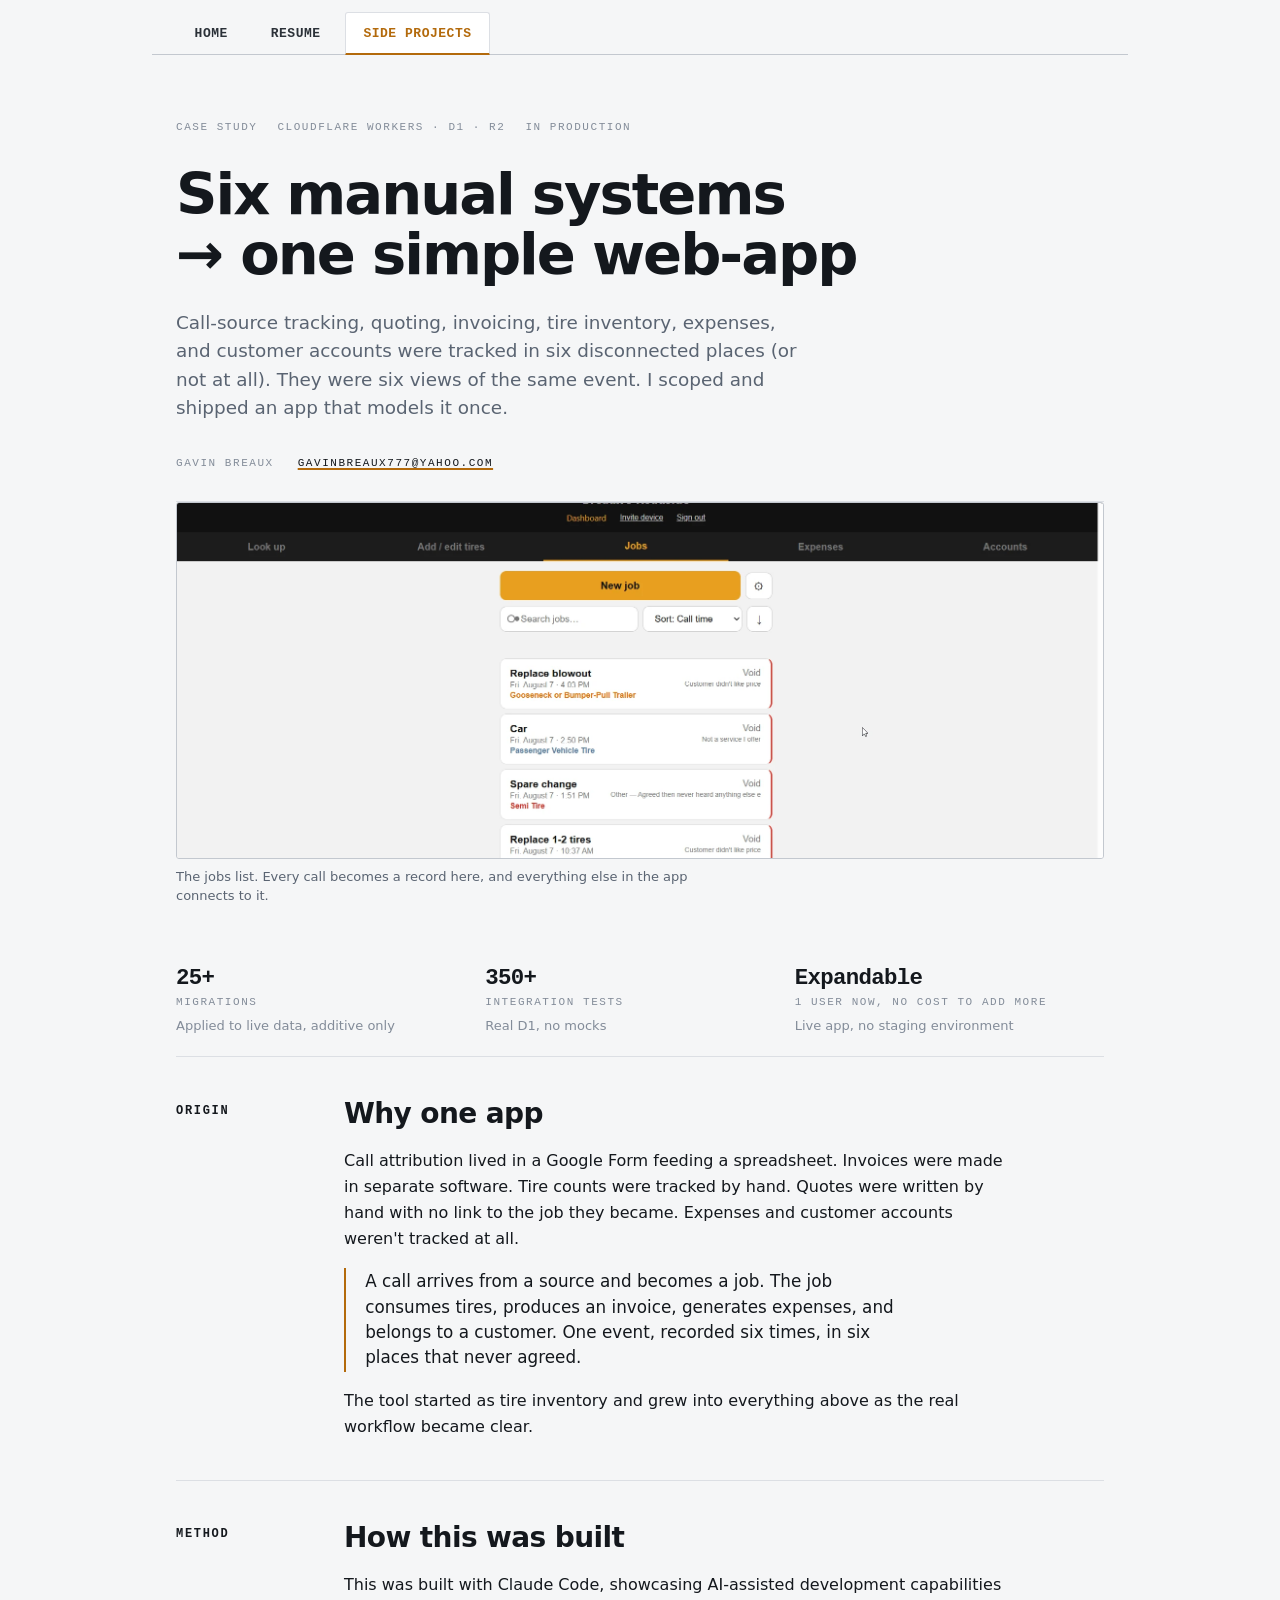
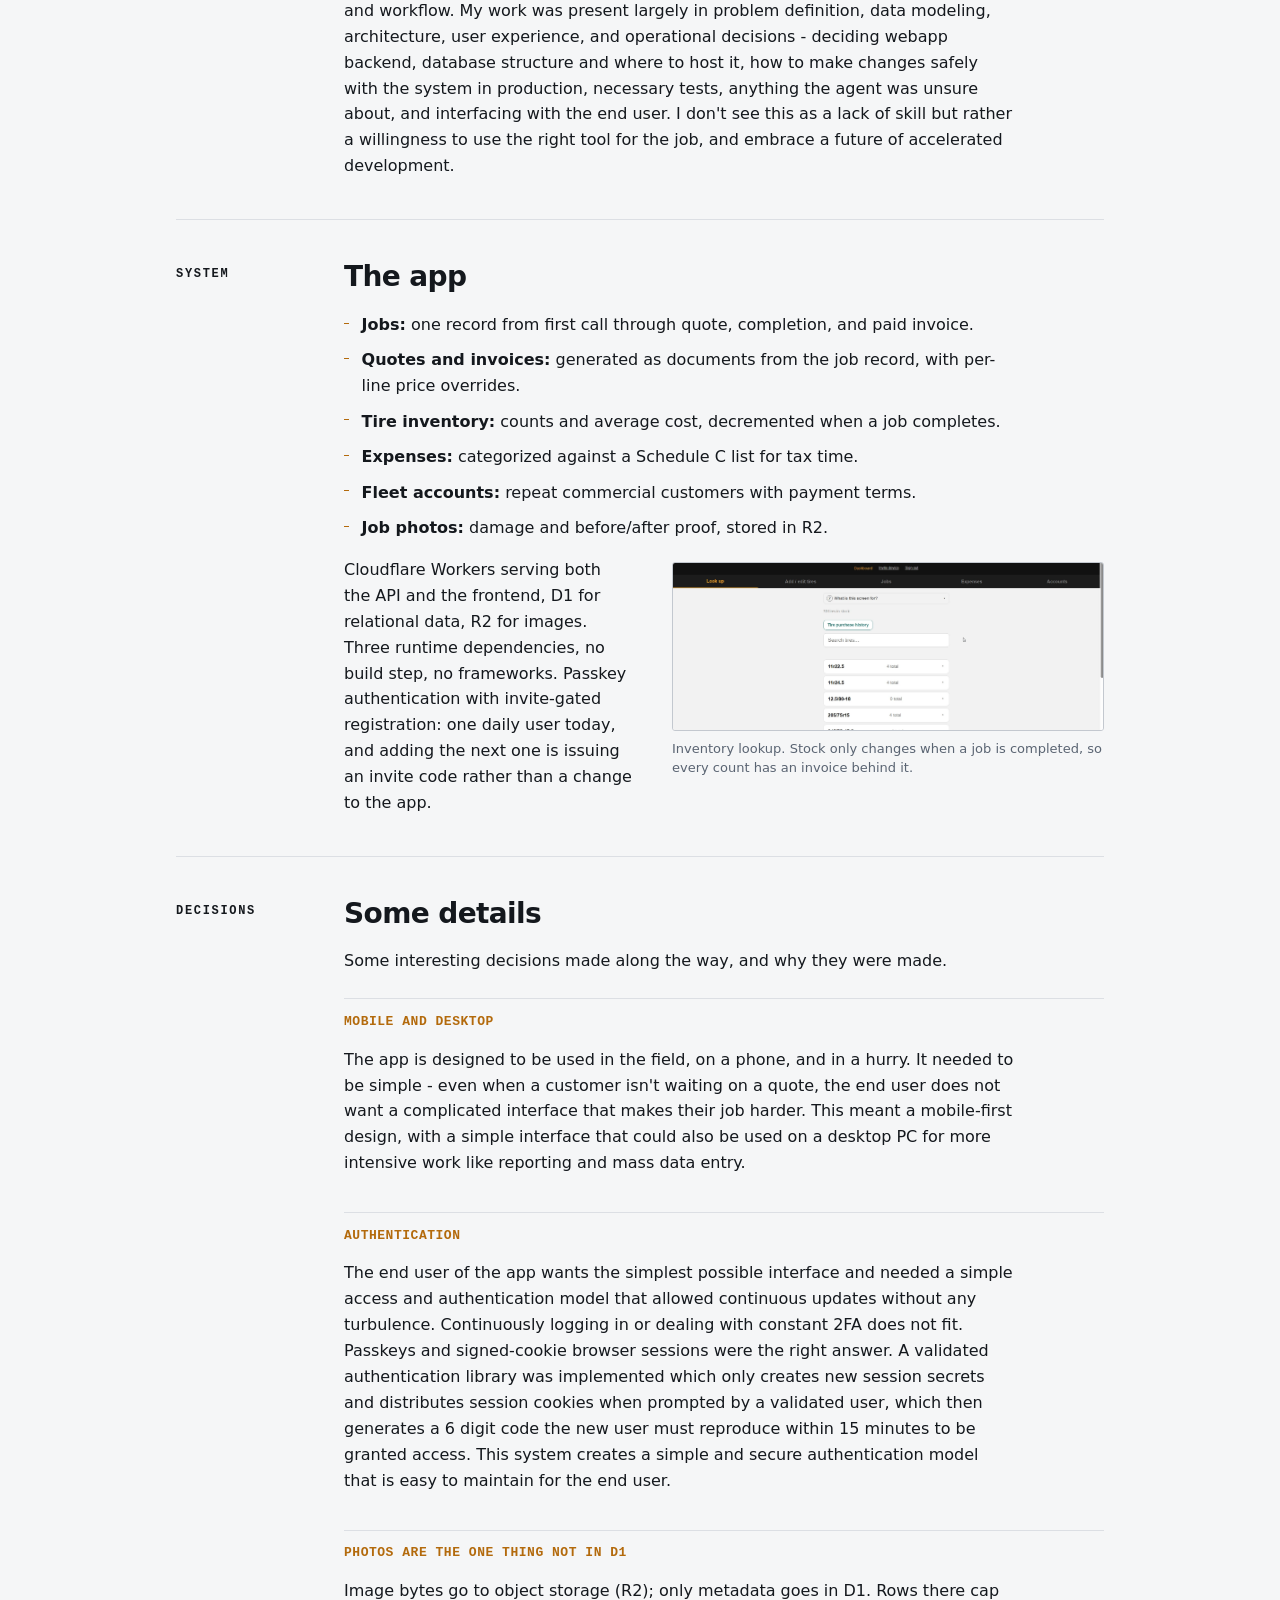
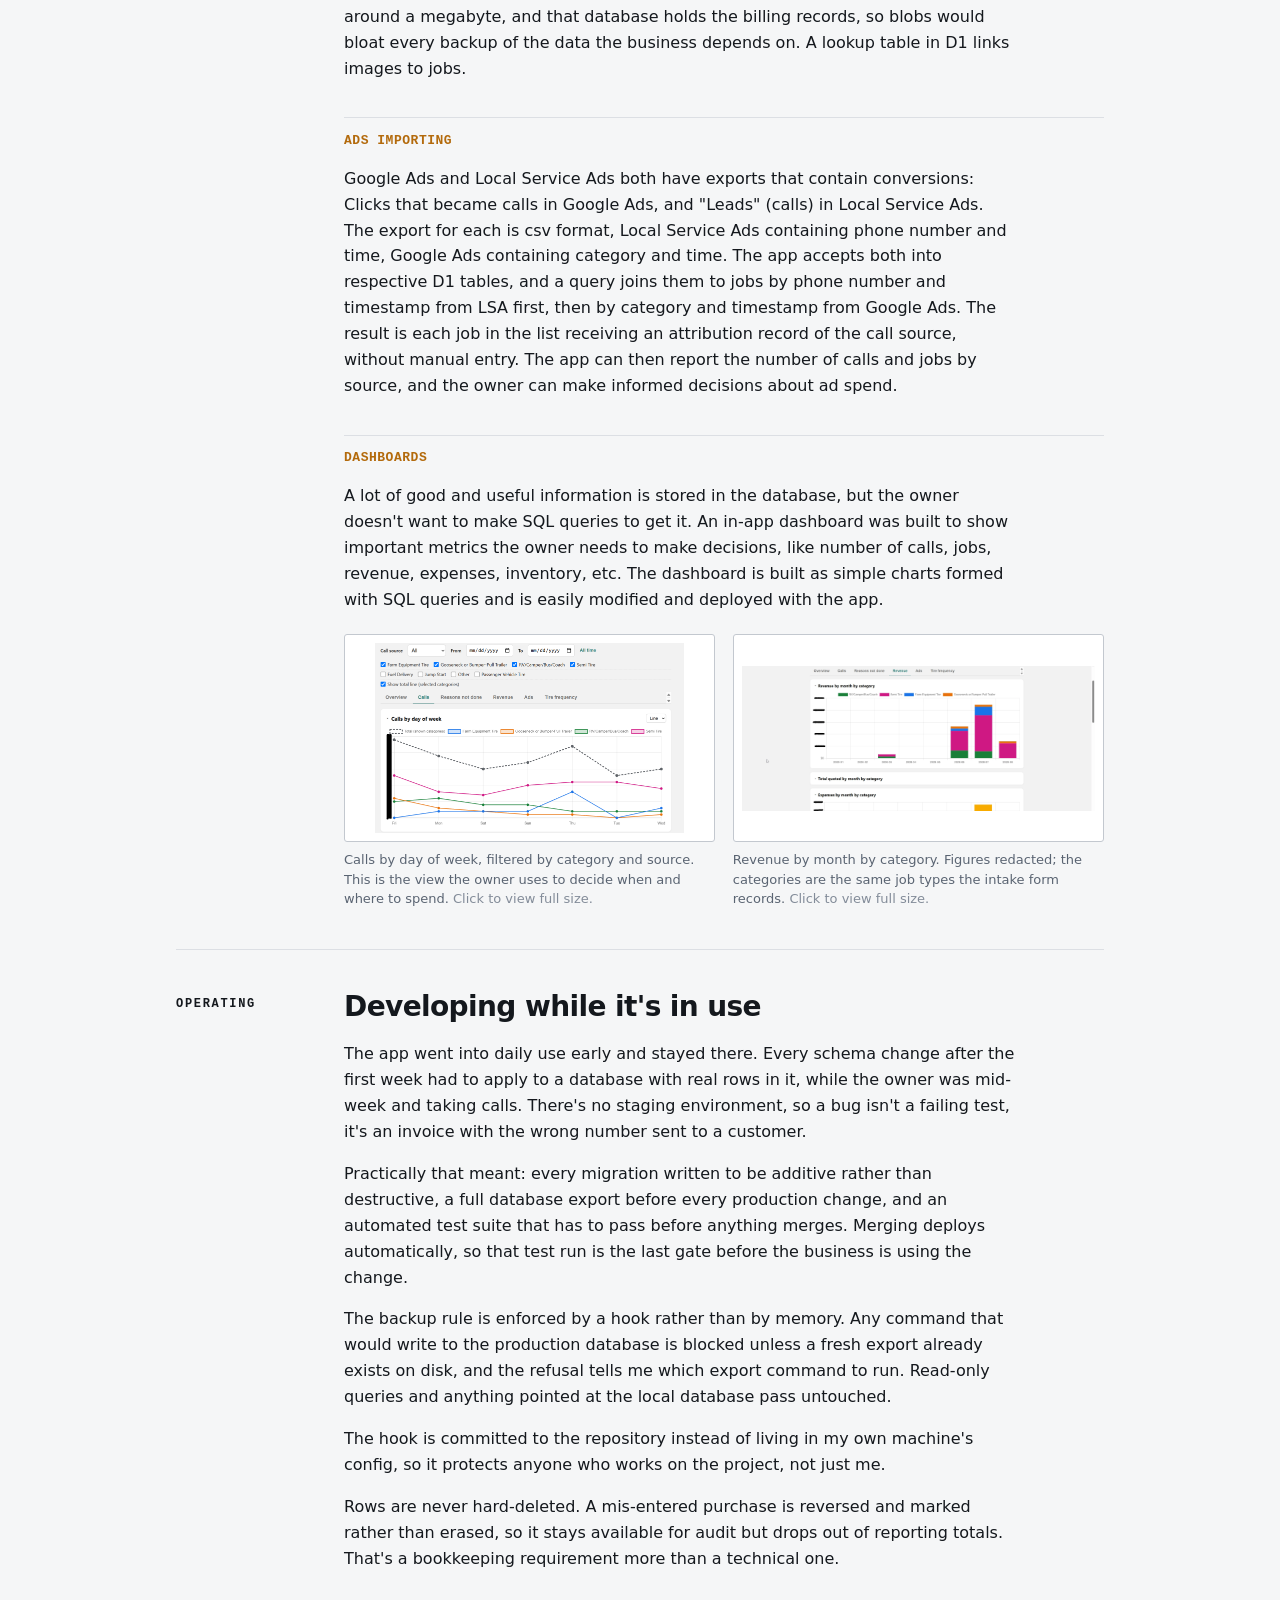
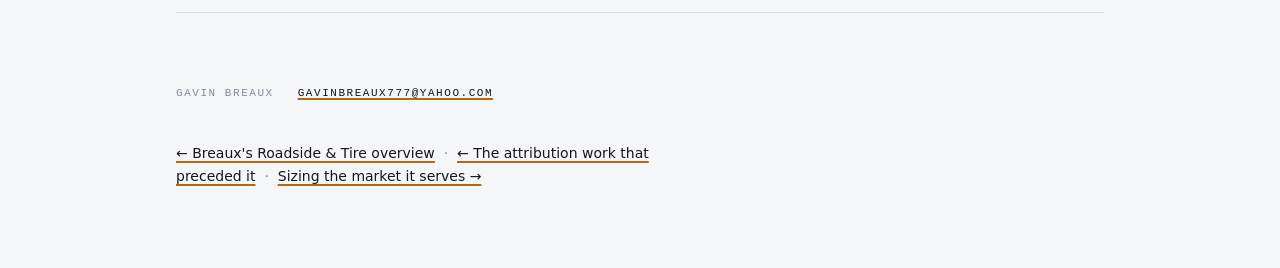
<file: work/breauxs-roadside/tooling/index.html>
<!doctype html>
<html lang="en">
<head>
<meta charset="utf-8">
<meta name="viewport" content="width=device-width, initial-scale=1">
<title>Internal tooling — case study — Gavin Breaux</title>
<meta name="description" content="Quoting, invoicing, inventory, expenses, and fleet accounts on one job record. A Cloudflare Workers and D1 app in daily production use.">
<link rel="stylesheet" href="../../../assets/site.css">
</head>
<body>
<div class="wrap">

  <nav class="sitenav">
    <a href="../../../">Home</a>
    <a href="../../../resume/">Resume</a>
    <a href="../../" aria-current="page">Side Projects</a>
  </nav>

  <header class="masthead">
    <div class="stamp">
      <span class="label">Case study</span>
      <span class="label">Cloudflare Workers &middot; D1 &middot; R2</span>
      <span class="label">In production</span>
    </div>

    <h1>Six manual systems<br> &rarr; one simple web-app</h1>

    <p class="deck">
      Call-source tracking, quoting, invoicing, tire inventory, expenses, and
      customer accounts were tracked in six disconnected places (or not at all).
      They were six views of the same event. I scoped and shipped an app that
      models it once.
    </p>

    <div class="byline">
      <span class="label">Gavin Breaux</span>
      <span class="label"><a href="mailto:gavinbreaux777@yahoo.com">gavinbreaux777@yahoo.com</a></span>
    </div>
  </header>

  <figure class="shot shot-lead">
    <a href="../../../assets/Images/jobs.webp" target="_blank" rel="noopener">
      <img src="../../../assets/Images/jobs.webp" alt="The app's Jobs tab: a searchable, sortable list of job cards, each showing the request, call time, tire category, and status with the reason a job was voided." loading="lazy" decoding="async">
    </a>
    <figcaption>
      The jobs list. Every call becomes a record here, and everything else in the
      app connects to it.
    </figcaption>
  </figure>

  <div class="spec-strip">
    <div class="spec">
      <span class="spec-val">25&plus;</span>
      <span class="label">Migrations</span>
      <span class="spec-note">Applied to live data, additive only</span>
    </div>
    <div class="spec">
      <span class="spec-val">350&plus;</span>
      <span class="label">Integration tests</span>
      <span class="spec-note">Real D1, no mocks</span>
    </div>
    <div class="spec">
      <span class="spec-val">Expandable</span>
      <span class="label">1 User now, no cost to add more</span>
      <span class="spec-note">Live app, no staging environment</span>
    </div>
  </div>

  <section>
    <div class="rail">
      <span class="label">Origin</span>
    </div>
    <div class="body-col">
      <h2>Why one app</h2>
      <p>
        Call attribution lived in a Google Form feeding a spreadsheet. Invoices
        were made in separate software. Tire counts were tracked by hand. Quotes
        were written by hand with no link to the job they became. Expenses and
        customer accounts weren't tracked at all.
      </p>
      <p class="pull">
        A call arrives from a source and becomes a job. The job consumes tires,
        produces an invoice, generates expenses, and belongs to a customer. One
        event, recorded six times, in six places that never agreed.
      </p>
      <p>
        The tool started as tire inventory and grew into everything above as the
        real workflow became clear.
      </p>
    </div>
  </section>

  <section>
    <div class="rail">
      <span class="label">Method</span>
    </div>
    <div class="body-col">
      <h2>How this was built</h2>
      <p>
        This was built with Claude Code, showcasing AI-assisted development 
        capabilities and workflow. My work was present largely in problem definition,
        data modeling, architecture, user experience, and operational decisions - deciding
        webapp backend, database structure and where to host it, how to make changes 
        safely with the system in production, necessary tests, anything the agent was
        unsure about, and interfacing with the end user. I don't see this as a lack of skill but rather a willingness to use
        the right tool for the job, and embrace a future of accelerated development.
      </p>
    </div>
  </section>

  <section>
    <div class="rail">
      <span class="label">System</span>
    </div>
    <div class="body-col">
      <h2>The app</h2>
      <ul class="plain">
        <li><strong>Jobs:</strong> one record from first call through quote, completion, and paid invoice.</li>
        <li><strong>Quotes and invoices:</strong> generated as documents from the job record, with per-line price overrides.</li>
        <li><strong>Tire inventory:</strong> counts and average cost, decremented when a job completes.</li>
        <li><strong>Expenses:</strong> categorized against a Schedule C list for tax time.</li>
        <li><strong>Fleet accounts:</strong> repeat commercial customers with payment terms.</li>
        <li><strong>Job photos:</strong> damage and before/after proof, stored in R2.</li>
      </ul>
      <div class="split split-figure">
        <p>
          Cloudflare Workers serving both the API and the frontend, D1 for
          relational data, R2 for images. Three runtime dependencies, no build
          step, no frameworks. Passkey authentication with invite-gated
          registration: one daily user today, and adding the next one is issuing
          an invite code rather than a change to the app.
        </p>
        <figure class="shot">
          <a href="../../../assets/Images/tire inventory.webp" target="_blank" rel="noopener">
            <img src="../../../assets/Images/tire inventory.webp" alt="The app's Look up tab: a running stock count above a searchable list of tire sizes, each row showing the quantity currently in stock." loading="lazy" decoding="async">
          </a>
          <figcaption>
            Inventory lookup. Stock only changes when a job is completed, so every
            count has an invoice behind it.
          </figcaption>
        </figure>
      </div>
    </div>
  </section>

  <section>
    <div class="rail">
      <span class="label">Decisions</span>
    </div>
    <div class="body-col">
      <h2>Some details</h2>
      <p>
        Some interesting decisions made along the way, and why they were made.
      </p>

      <h3>Mobile and Desktop</h3>
      <p>
        The app is designed to be used in the field, on a phone, and in a hurry. It needed to be simple - even
        when a customer isn't waiting on a quote, the end user does not want a complicated interface that makes
        their job harder. This meant a mobile-first design, with a simple interface that could also be used on a
        desktop PC for more intensive work like reporting and mass data entry.
      </p>
      
      <h3>Authentication</h3>
      <p>
        The end user of the app wants the simplest possible interface and needed a simple access
        and authentication model that allowed continuous updates without any turbulence. Continuously 
        logging in or dealing with constant 2FA does not fit. Passkeys and signed-cookie browser sessions
        were the right answer. A validated authentication library was implemented which only creates new 
        session secrets and distributes session cookies when prompted by a validated user, which then generates
        a 6 digit code the new user must reproduce within 15 minutes to be granted access. This system creates
        a simple and secure authentication model that is easy to maintain for the end user.
      </p>

      <h3>Photos are the one thing not in D1</h3>
      <p>
        Image bytes go to object storage (R2); only metadata goes in D1. Rows
        there cap around a megabyte, and that database holds the billing records,
        so blobs would bloat every backup of the data the business depends on. A lookup table in D1 links images to jobs.
      </p>

      <h3>Ads importing</h3>
      <p>
        Google Ads and Local Service Ads both have exports that contain conversions:
        Clicks that became calls in Google Ads, and "Leads" (calls) in Local Service Ads.
        The export for each is csv format, Local Service Ads containing phone number and time,
        Google Ads containing category and time. The app accepts both into respective D1 tables,
        and a query joins them to jobs by phone number and timestamp from LSA first, then by 
        category and timestamp from Google Ads. The result is each job in the list receiving 
        an attribution record of the call source, without manual entry. The app can then report 
        the number of calls and jobs by source, and the owner can make informed decisions about ad spend.
      </p>

      <h3>Dashboards</h3>
      <p>
        A lot of good and useful information is stored in the database, but the owner doesn't want to make 
        SQL queries to get it. An in-app dashboard was built to show important metrics the owner needs to 
        make decisions, like number of calls, jobs, revenue, expenses, inventory, etc. The dashboard is
        built as simple charts formed with SQL queries and is easily modified and deployed with the app.
      </p>

      <div class="shot-pair">
        <figure class="shot shot-zoom">
          <a href="../../../assets/Images/dashboard calls.png" target="_blank" rel="noopener">
            <img src="../../../assets/Images/dashboard calls.png" alt="The dashboard's Calls tab: a line chart of calls by day of week, broken out by tire category, with a total line and filters for call source and date range." loading="lazy" decoding="async">
          </a>
          <figcaption>
            Calls by day of week, filtered by category and source. This is the
            view the owner uses to decide when and where to spend.
          </figcaption>
        </figure>
        <figure class="shot shot-zoom">
          <a href="../../../assets/Images/dashboard revenue.webp" target="_blank" rel="noopener">
            <img src="../../../assets/Images/dashboard revenue.webp" alt="The dashboard's Revenue tab: a stacked bar chart of revenue by month broken out by job category, above collapsed panels for total quoted and expenses by month." loading="lazy" decoding="async">
          </a>
          <figcaption>
            Revenue by month by category. Figures redacted; the categories are
            the same job types the intake form records.
          </figcaption>
        </figure>
      </div>
    </div>
  </section>

  <section>
    <div class="rail">
      <span class="label">Operating</span>
    </div>
    <div class="body-col">
      <h2>Developing while it's in use</h2>
      <p>
        The app went into daily use early and stayed there. Every schema change
        after the first week had to apply to a database with real rows in it,
        while the owner was mid-week and taking calls. There's no staging
        environment, so a bug isn't a failing test, it's an invoice with the wrong
        number sent to a customer.
      </p>
      <p>
        Practically that meant: every migration written to be additive rather than
        destructive, a full database export before every production change, and
        an automated test suite that has to pass before anything merges. Merging
        deploys automatically, so that test run is the last gate before the
        business is using the change.
      </p>
      <p>
        The backup rule is enforced by a hook rather than by memory. Any command
        that would write to the production database is blocked unless a fresh
        export already exists on disk, and the refusal tells me which export
        command to run. Read-only queries and anything pointed at the 
        local database pass untouched.
      </p>
      <p>
        The hook is committed to the repository instead of living in my own
        machine's config, so it protects anyone who works on the project, not just
        me.
      </p>
      <p>
        Rows are never hard-deleted. A mis-entered purchase is reversed and
        marked rather than erased, so it stays available for audit but drops out
        of reporting totals. That's a bookkeeping requirement more than a technical one.
      </p>
    </div>
  </section>

  <footer>
    <div class="byline">
      <span class="label">Gavin Breaux</span>
      <span class="label"><a href="mailto:gavinbreaux777@yahoo.com">gavinbreaux777@yahoo.com</a></span>
    </div>
    <p class="footer-note">
      <a href="../">&larr; Breaux's Roadside &amp; Tire overview</a>
      &nbsp;&middot;&nbsp;
      <a href="../attribution/">&larr; The attribution work that preceded it</a>
      &nbsp;&middot;&nbsp;
      <a href="../traffic/">Sizing the market it serves &rarr;</a>
    </p>
  </footer>

</div>
</body>
</html>
</file>
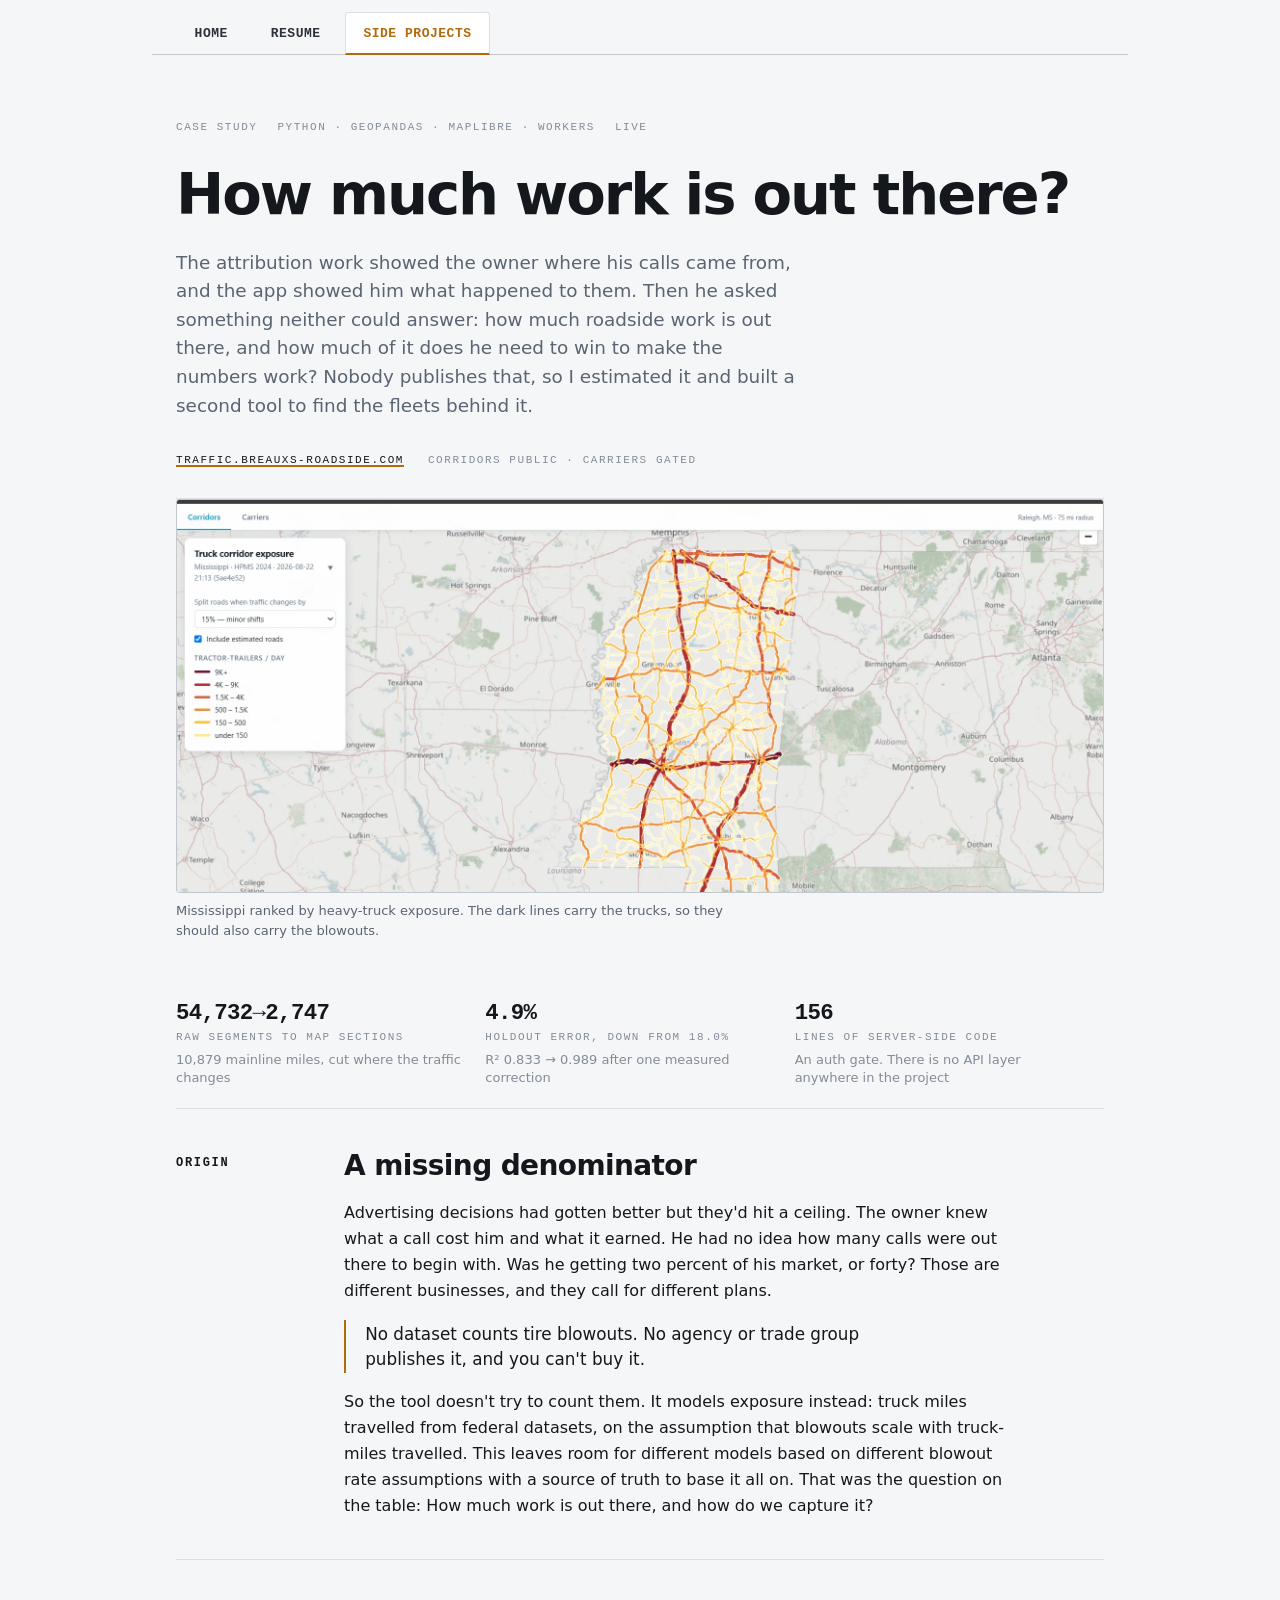
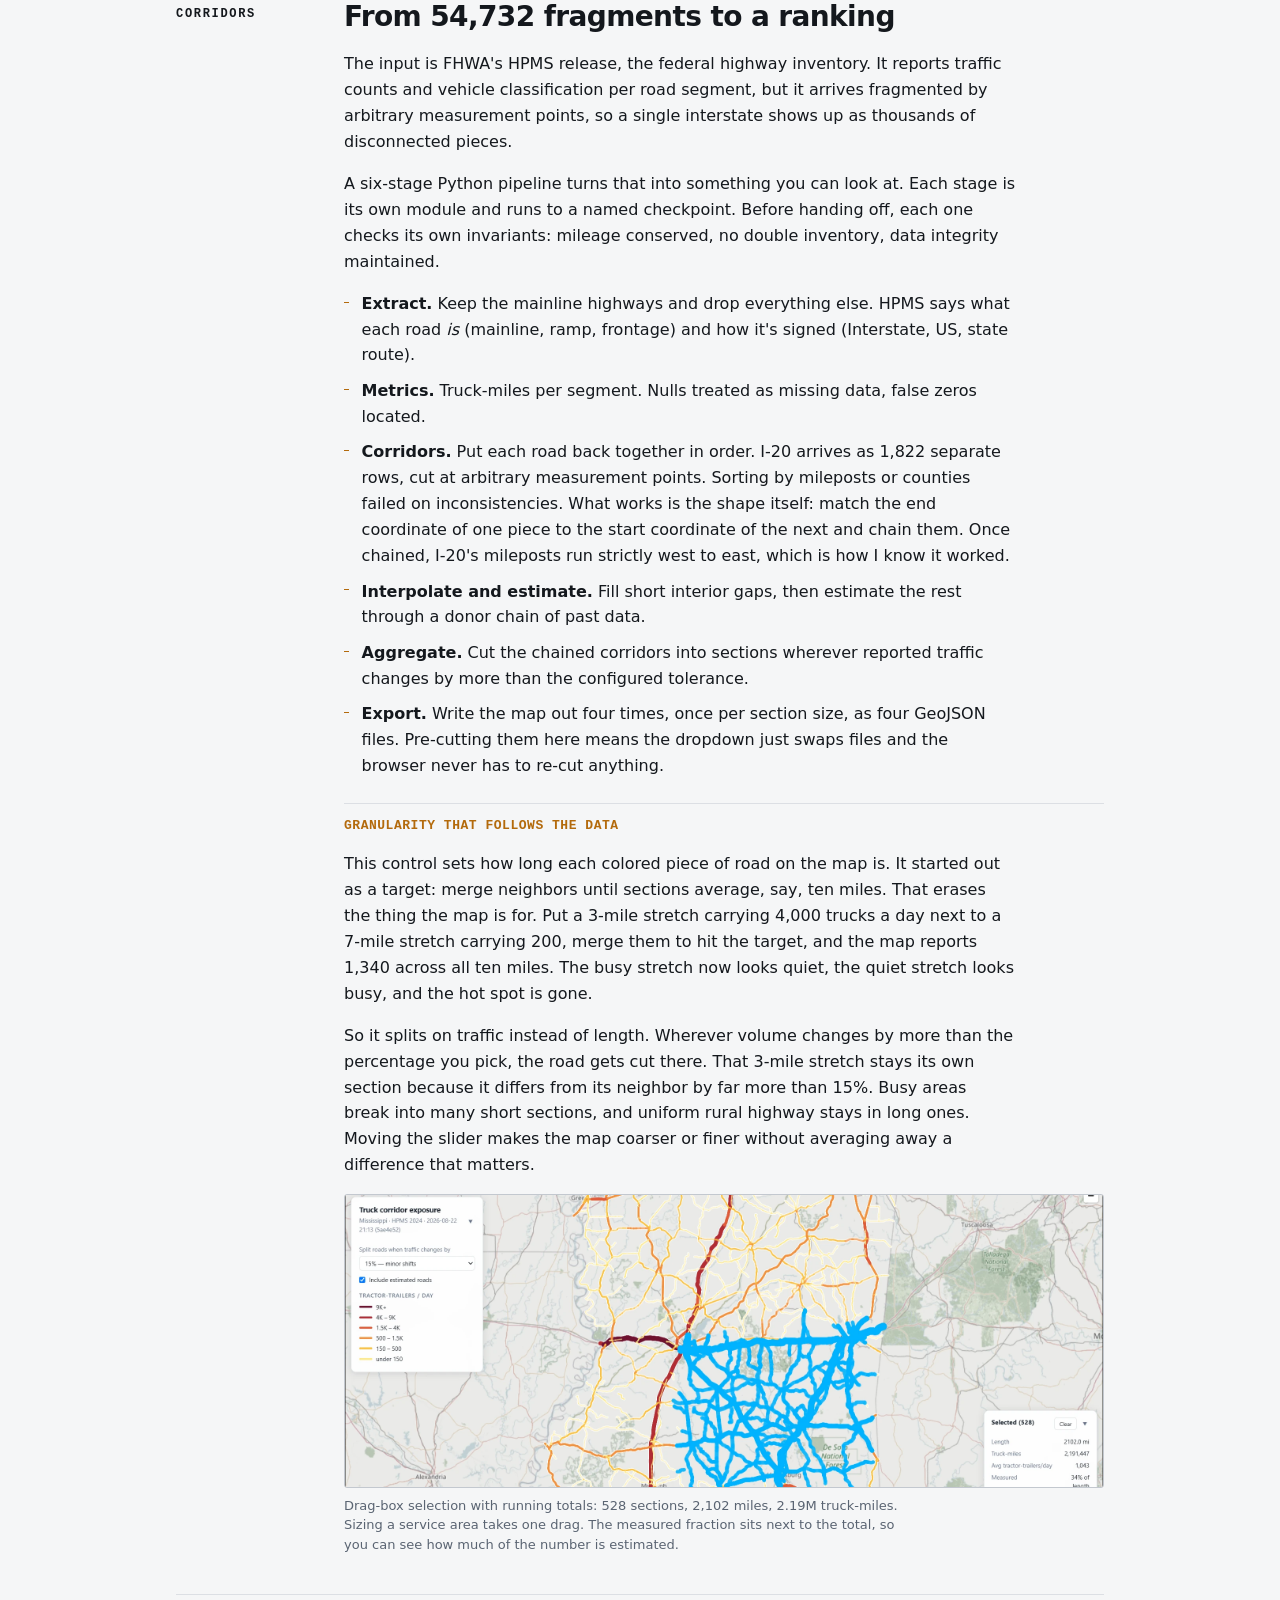
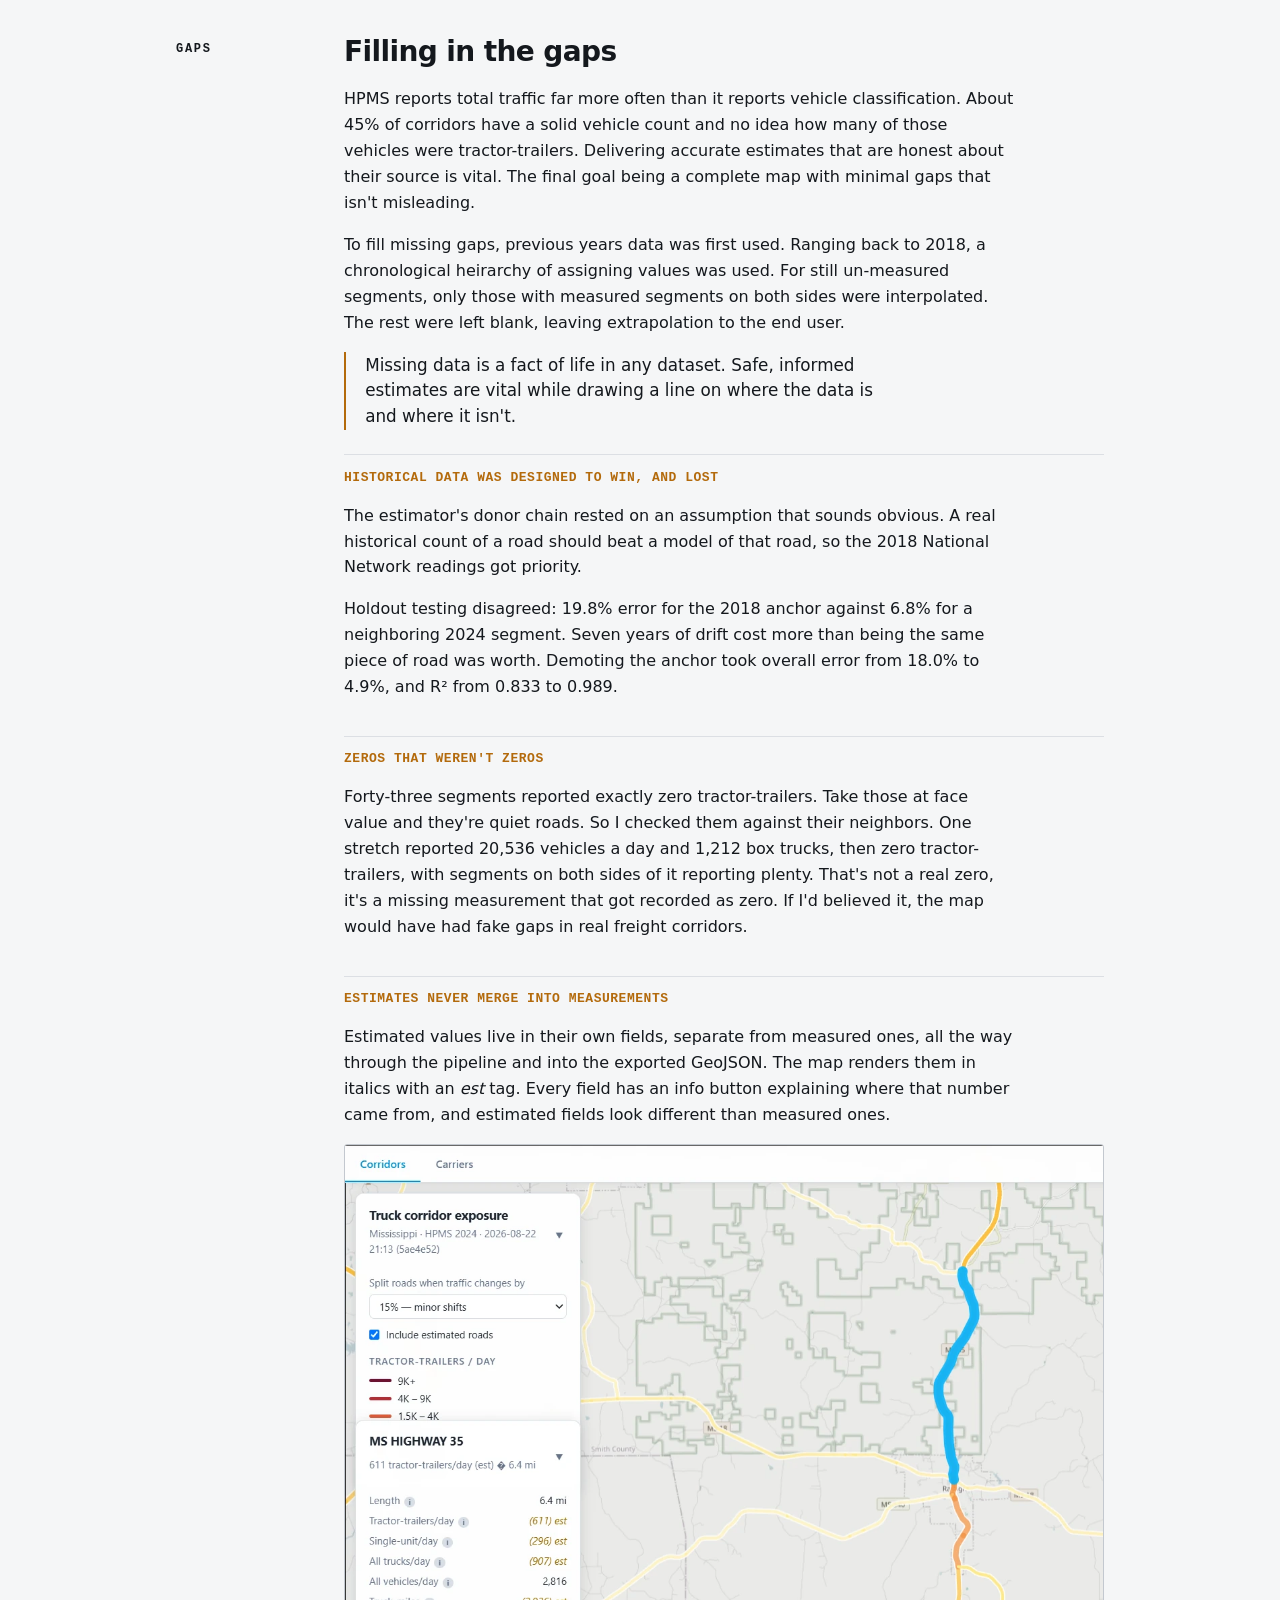
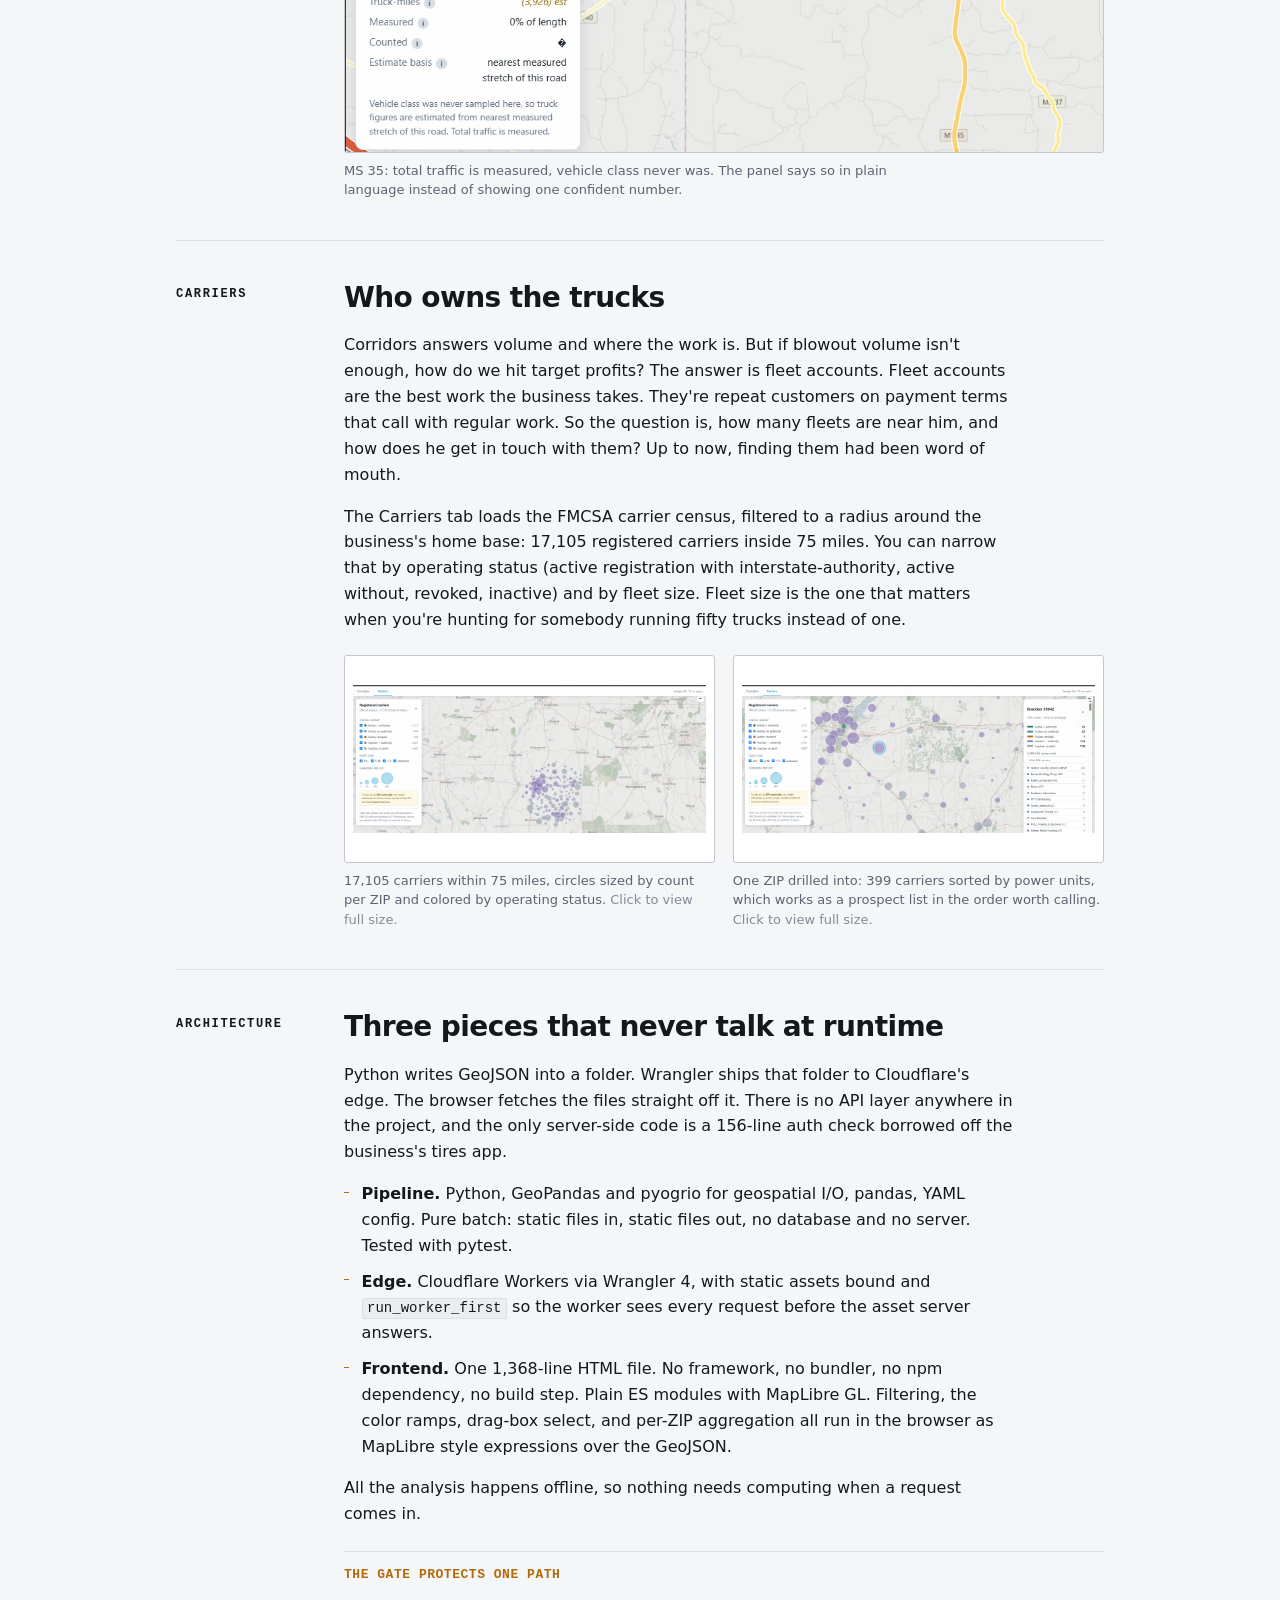
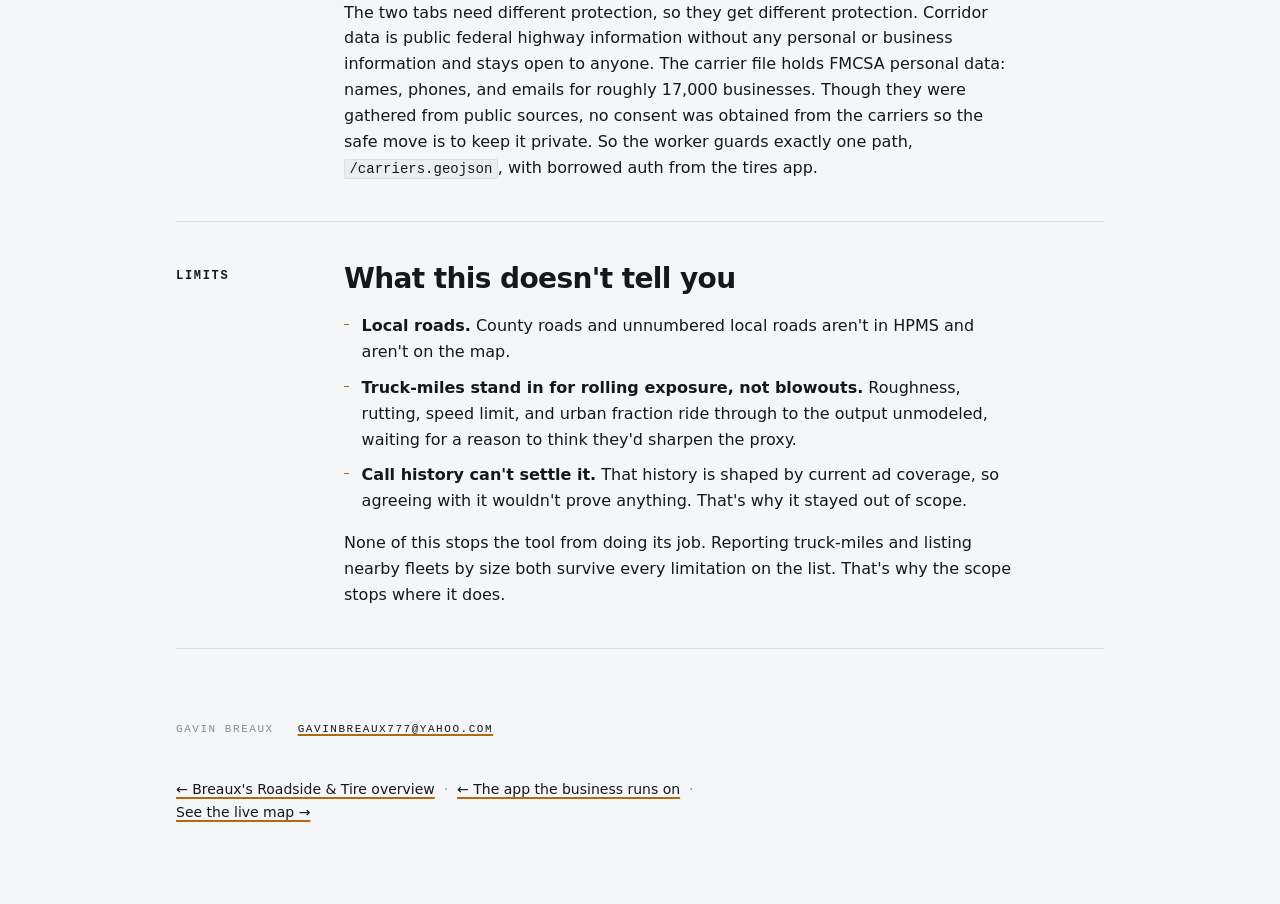
<file: work/breauxs-roadside/traffic/index.html>
<!doctype html>
<html lang="en">
<head>
<meta charset="utf-8">
<meta name="viewport" content="width=device-width, initial-scale=1">
<title>Market sizing — case study — Gavin Breaux</title>
<meta name="description" content="How much roadside work exists, and how many fleets are nearby. A Python pipeline over federal HPMS and FMCSA data, rendered as a static map with no API layer.">
<link rel="stylesheet" href="../../../assets/site.css">
</head>
<body>
<div class="wrap">

  <nav class="sitenav">
    <a href="../../../">Home</a>
    <a href="../../../resume/">Resume</a>
    <a href="../../" aria-current="page">Side Projects</a>
  </nav>

  <header class="masthead">
    <div class="stamp">
      <span class="label">Case study</span>
      <span class="label">Python &middot; GeoPandas &middot; MapLibre &middot; Workers</span>
      <span class="label">Live</span>
    </div>

    <h1>How much work is out there?</h1>

    <p class="deck">
      The attribution work showed the owner where his calls came from, and the app
      showed him what happened to them. Then he asked something neither could
      answer: how much roadside work is out there, and how much of it does he need
      to win to make the numbers work? Nobody publishes that, so I estimated it
      and built a second tool to find the fleets behind it.
    </p>

    <div class="byline">
      <span class="label"><a href="https://traffic.breauxs-roadside.com" target="_blank" rel="noopener">traffic.breauxs-roadside.com</a></span>
      <span class="label">Corridors public &middot; Carriers gated</span>
    </div>
  </header>

  <figure class="shot shot-lead">
    <a href="../../../assets/Images/corridors-statewide.webp" target="_blank" rel="noopener">
      <img src="../../../assets/Images/corridors-statewide.webp" alt="The Corridors tab: a map of Mississippi with every federal-aid highway drawn as a colored line, dark red for corridors carrying 9,000 or more tractor-trailers per day down through orange and pale yellow for under 150. I-20, I-55, and I-10 read as the heaviest lines on the map." loading="lazy" decoding="async">
    </a>
    <figcaption>
      Mississippi ranked by heavy-truck exposure. The dark lines carry the
      trucks, so they should also carry the blowouts.
    </figcaption>
  </figure>

  <div class="spec-strip">
    <div class="spec">
      <span class="spec-val">54,732&rarr;2,747</span>
      <span class="label">Raw segments to map sections</span>
      <span class="spec-note">10,879 mainline miles, cut where the traffic changes</span>
    </div>
    <div class="spec">
      <span class="spec-val">4.9%</span>
      <span class="label">Holdout error, down from 18.0%</span>
      <span class="spec-note">R&sup2; 0.833 &rarr; 0.989 after one measured correction</span>
    </div>
    <div class="spec">
      <span class="spec-val">156</span>
      <span class="label">Lines of server-side code</span>
      <span class="spec-note">An auth gate. There is no API layer anywhere in the project</span>
    </div>
  </div>

  <section>
    <div class="rail">
      <span class="label">Origin</span>
    </div>
    <div class="body-col">
      <h2>A missing denominator</h2>
      <p>
        Advertising decisions had gotten better but they'd hit a ceiling. The
        owner knew what a call cost him and what it earned. He had no idea how
        many calls were out there to begin with. Was he getting two percent of
        his market, or forty? Those are different businesses, and they call for
        different plans.
      </p>
      <p class="pull">
        No dataset counts tire blowouts. No agency or trade group publishes it,
        and you can't buy it.
      </p>
      <p>
        So the tool doesn't try to count them. It models exposure instead:
        truck miles travelled from federal datasets, on the assumption that blowouts
        scale with truck-miles travelled. This leaves room for different models 
        based on different blowout rate assumptions with a source of truth to base it all on. 
        That was the question on the table: How much work is out there, and how do 
        we capture it?
      </p>
    </div>
  </section>

  <section>
    <div class="rail">
      <span class="label">Corridors</span>
    </div>
    <div class="body-col">
      <h2>From 54,732 fragments to a ranking</h2>
      <p>
        The input is FHWA's HPMS release, the federal highway inventory. It
        reports traffic counts and vehicle classification per road segment, but
        it arrives fragmented by arbitrary measurement points, so
        a single interstate shows up as thousands of disconnected pieces.
      </p>
      <p>
        A six-stage Python pipeline turns that into something you can look at.
        Each stage is its own module and runs to a named checkpoint. Before
        handing off, each one checks its own invariants: mileage conserved, no
        double inventory, data integrity maintained.
      </p>
      <ul class="plain">
        <li><strong>Extract.</strong> Keep the mainline highways and drop everything else. HPMS says what each road <em>is</em> (mainline, ramp, frontage) and how it's signed (Interstate, US, state route).</li>
        <li><strong>Metrics.</strong> Truck-miles per segment. Nulls treated as missing data, false zeros located.</li>
        <li><strong>Corridors.</strong> Put each road back together in order. I&#8209;20 arrives as 1,822 separate rows, cut at arbitrary measurement points. Sorting by mileposts or counties failed on inconsistencies. What works is the shape itself: match the end coordinate of one piece to the start coordinate of the next and chain them. Once chained, I&#8209;20's mileposts run strictly west to east, which is how I know it worked.</li>
        <li><strong>Interpolate and estimate.</strong> Fill short interior gaps, then estimate the rest through a donor chain of past data.</li>
        <li><strong>Aggregate.</strong> Cut the chained corridors into sections wherever reported traffic changes by more than the configured tolerance.</li>
        <li><strong>Export.</strong> Write the map out four times, once per section size, as four GeoJSON files. Pre-cutting them here means the dropdown just swaps files and the browser never has to re-cut anything.</li>
      </ul>

      <h3>Granularity that follows the data</h3>
      <p>
        This control sets how long each colored piece of road on the map is. It
        started out as a target: merge neighbors until sections average, say, ten
        miles. That erases the thing the map is for. Put a 3-mile stretch
        carrying 4,000 trucks a day next to a 7-mile stretch carrying 200, merge
        them to hit the target, and the map reports 1,340 across all ten miles.
        The busy stretch now looks quiet, the quiet stretch looks busy, and the
        hot spot is gone.
      </p>
      <p>
        So it splits on traffic instead of length. Wherever volume changes by
        more than the percentage you pick, the road gets cut there. That 3-mile
        stretch stays its own section because it differs from its neighbor by far
        more than 15%. Busy areas break into many short sections, and uniform
        rural highway stays in long ones. Moving the slider makes the map coarser
        or finer without averaging away a difference that matters.
      </p>

      <figure class="shot">
        <a href="../../../assets/Images/corridors-selection.webp" target="_blank" rel="noopener">
          <img src="../../../assets/Images/corridors-selection.webp" alt="A drag-box selection over central Mississippi highlighting 528 road sections in bright blue, with a Selected panel reporting 2,102 miles, 2,191,447 truck-miles, an average of 1,043 tractor-trailers per day, and 34 percent of length measured." loading="lazy" decoding="async">
        </a>
        <figcaption>
          Drag-box selection with running totals: 528 sections, 2,102 miles, 2.19M
          truck-miles. Sizing a service area takes one drag. The measured fraction
          sits next to the total, so you can see how much of the number is
          estimated.
        </figcaption>
      </figure>
    </div>
  </section>

  <section>
    <div class="rail">
      <span class="label">Gaps</span>
    </div>
    <div class="body-col">
      <h2>Filling in the gaps</h2>
      <p>
        HPMS reports total traffic far more often than it reports vehicle
        classification. About 45% of corridors have a solid vehicle count and no
        idea how many of those vehicles were tractor-trailers. Delivering accurate
        estimates that are honest about their source is vital. The final goal being a complete map
        with minimal gaps that isn't misleading.
      </p>
      <p>
        To fill missing gaps, previous years data was first used. Ranging back to 2018, a chronological
        heirarchy of assigning values was used. For still un-measured segments, only those with measured
        segments on both sides were interpolated. The rest were left blank, leaving extrapolation to the 
        end user.
      </p>
      <p class="pull">
        Missing data is a fact of life in any dataset. Safe, informed estimates are vital while drawing
        a line on where the data is and where it isn't.
      </p>

      <h3>Historical data was designed to win, and lost</h3>
      <p>
        The estimator's donor chain rested on an assumption that sounds obvious.
        A real historical count of a road should beat a model of that road, so
        the 2018 National Network readings got priority.
      </p>
      <p>
        Holdout testing disagreed: 19.8% error for the 2018 anchor against 6.8%
        for a neighboring 2024 segment. Seven years of drift cost more than being
        the same piece of road was worth. Demoting the anchor took overall error
        from 18.0% to 4.9%, and R&sup2; from 0.833 to 0.989.
      </p>

      <h3>Zeros that weren't zeros</h3>
      <p>
        Forty-three segments reported exactly zero tractor-trailers. Take those
        at face value and they're quiet roads. So I checked them against their
        neighbors. One stretch reported 20,536 vehicles a day and 1,212 box
        trucks, then zero tractor-trailers, with segments on both sides of it
        reporting plenty. That's not a real zero, it's a missing measurement that
        got recorded as zero. If I'd believed it, the map would have had fake gaps
        in real freight corridors.
      </p>

      <h3>Estimates never merge into measurements</h3>
      <p>
        Estimated values live in their own fields, separate from measured ones,
        all the way through the pipeline and into the exported GeoJSON. The map
        renders them in italics with an <em>est</em> tag. Every field has an info
        button explaining where that number came from, and estimated fields look 
        different than measured ones.
      </p>

      <figure class="shot">
        <a href="../../../assets/Images/corridors-detail.webp" target="_blank" rel="noopener">
          <img src="../../../assets/Images/corridors-detail.webp" alt="A detail panel for MS Highway 35 showing a 6.4 mile section. Tractor-trailers, single-unit, all trucks and truck-miles per day are in italics tagged est, while all vehicles per day reads 2,816 in plain type. Measured shows 0 percent of length, estimate basis reads nearest measured stretch of this road, and a note explains vehicle class was never sampled here." loading="lazy" decoding="async">
        </a>
        <figcaption>
          MS&nbsp;35: total traffic is measured, vehicle class never was. The
          panel says so in plain language instead of showing one confident
          number.
        </figcaption>
      </figure>
    </div>
  </section>

  <section>
    <div class="rail">
      <span class="label">Carriers</span>
    </div>
    <div class="body-col">
      <h2>Who owns the trucks</h2>
      <p>
        Corridors answers volume and where the work is. But if blowout volume isn't enough,
        how do we hit target profits? The answer is fleet accounts. Fleet accounts are the 
        best work the business takes. They're repeat customers on payment terms that call 
        with regular work. So the question is, how many fleets are near him, and how does he 
        get in touch with them? Up to now, finding them had been word of mouth. 
      </p>
      <p>
        The Carriers tab loads the FMCSA carrier census, filtered to a radius
        around the business's home base: 17,105 registered carriers inside 75 miles. You can
        narrow that by operating status (active registration with interstate-authority, active without,
        revoked, inactive) and by fleet size. Fleet size is the one that matters
        when you're hunting for somebody running fifty trucks instead of one.
      </p>

      <div class="shot-pair">
        <figure class="shot shot-zoom">
          <a href="../../../assets/Images/carriers-region.webp" target="_blank" rel="noopener">
            <img src="../../../assets/Images/carriers-region.webp" alt="The Carriers tab zoomed out over the Southeast: purple and grey circles sized by carrier count cluster densely around central Mississippi, with a sidebar breaking 17,105 carriers into status groups and fleet-size filters." loading="lazy" decoding="async">
          </a>
          <figcaption>
            17,105 carriers within 75 miles, circles sized by count per ZIP and
            colored by operating status.
          </figcaption>
        </figure>
        <figure class="shot shot-zoom">
          <a href="../../../assets/Images/carriers-zip.webp" target="_blank" rel="noopener">
            <img src="../../../assets/Images/carriers-zip.webp" alt="A selected ZIP panel for Brandon 39042 reporting 399 carriers 26 miles from Raleigh, broken into status groups, above a filterable list of carrier names each with a power-unit count: Rankin County School District 349, Brown Bottling Group 82, Killen Contractors 47." loading="lazy" decoding="async">
          </a>
          <figcaption>
            One ZIP drilled into: 399 carriers sorted by power units, which works
            as a prospect list in the order worth calling.
          </figcaption>
        </figure>
      </div>
    </div>
  </section>

  <section>
    <div class="rail">
      <span class="label">Architecture</span>
    </div>
    <div class="body-col">
      <h2>Three pieces that never talk at runtime</h2>
      <p>
        Python writes GeoJSON into a folder. Wrangler ships that folder to
        Cloudflare's edge. The browser fetches the files straight off it. There
        is no API layer anywhere in the project, and the only server-side code is
        a 156-line auth check borrowed off the business's tires app.
      </p>
      <ul class="plain">
        <li><strong>Pipeline.</strong> Python, GeoPandas and pyogrio for geospatial I/O, pandas, YAML config. Pure batch: static files in, static files out, no database and no server. Tested with pytest.</li>
        <li><strong>Edge.</strong> Cloudflare Workers via Wrangler 4, with static assets bound and <code>run_worker_first</code> so the worker sees every request before the asset server answers.</li>
        <li><strong>Frontend.</strong> One 1,368-line HTML file. No framework, no bundler, no npm dependency, no build step. Plain ES modules with MapLibre GL. Filtering, the color ramps, drag-box select, and per-ZIP aggregation all run in the browser as MapLibre style expressions over the GeoJSON.</li>
      </ul>
      <p>
        All the analysis happens offline, so nothing needs computing when a
        request comes in.
      </p>

      <h3>The gate protects one path</h3>
      <p>
        The two tabs need different protection, so they get different
        protection. Corridor data is public federal highway information
        without any personal or business information and stays
        open to anyone. The carrier file holds FMCSA personal data: names,
        phones, and emails for roughly 17,000 businesses. Though they were
        gathered from public sources, no consent was obtained from the carriers
        so the safe move is to keep it private. So the worker guards
        exactly one path, <code>/carriers.geojson</code>, with borrowed auth
        from the tires app.
      </p>
    </div>
  </section>

  <section>
    <div class="rail">
      <span class="label">Limits</span>
    </div>
    <div class="body-col">
      <h2>What this doesn't tell you</h2>
      <ul class="plain">
        <li><strong>Local roads.</strong> County roads and unnumbered local roads aren't in HPMS and aren't on the map.</li>
        <li><strong>Truck-miles stand in for rolling exposure, not blowouts.</strong> Roughness, rutting, speed limit, and urban fraction ride through to the output unmodeled, waiting for a reason to think they'd sharpen the proxy.</li>
        <li><strong>Call history can't settle it.</strong> That history is shaped by current ad coverage, so agreeing with it wouldn't prove anything. That's why it stayed out of scope.</li>
      </ul>
      <p>
        None of this stops the tool from doing its job. Reporting truck-miles
        and listing nearby fleets by size both survive every limitation on the
        list. That's why the scope stops where it does.
      </p>
    </div>
  </section>

  <footer>
    <div class="byline">
      <span class="label">Gavin Breaux</span>
      <span class="label"><a href="mailto:gavinbreaux777@yahoo.com">gavinbreaux777@yahoo.com</a></span>
    </div>
    <p class="footer-note">
      <a href="../">&larr; Breaux's Roadside &amp; Tire overview</a>
      &nbsp;&middot;&nbsp;
      <a href="../tooling/">&larr; The app the business runs on</a>
      &nbsp;&middot;&nbsp;
      <a href="https://traffic.breauxs-roadside.com" target="_blank" rel="noopener">See the live map &rarr;</a>
    </p>
  </footer>

</div>
</body>
</html>
</file>
<file: assets/site.css>
/* ---------------------------------------------------------------
   Shared design system.

   Palette is cold blue-grey neutrals with a single hazard-amber
   accent, drawn from roadside/commercial service vocabulary rather
   than a generic portfolio look. Monospace carries labels, IDs and
   figures — on pages about measurement, the mono is the register,
   not decoration.

   Themes are token-level: components style through custom
   properties only, never inside the media query, so the viewer's
   explicit toggle (data-theme) can override the OS preference in
   both directions.
   --------------------------------------------------------------- */

:root {
  --ground: #F5F6F7;
  --ground-raised: #FFFFFF;
  --ground-sunk: #EBEDEF;
  --ink: #14181D;
  --steel: #5A6472;
  --steel-dim: #838C99;
  --amber: #B36A0C;
  --signal-red: #B03A32;
  --signal-green: #3D6B4A;
  --rule: #DCDFE4;
  --rule-strong: #C3C8CF;

  /* Tab labels sit brighter than body text so the bar reads as
     controls. In light mode "brighter" means darker against the
     pale ground — the contrast direction inverts, the intent does not. */
  --nav-ink: #2B3138;
  --nav-ink-hi: #000000;

  --measure: 66ch;
  --rail: 8rem;
  --gap: 2.5rem;

  --font-display: ui-sans-serif, system-ui, -apple-system, "Segoe UI", Roboto, sans-serif;
  --font-body: ui-sans-serif, system-ui, -apple-system, "Segoe UI", Roboto, sans-serif;
  --font-mono: ui-monospace, "SF Mono", "Cascadia Mono", "Segoe UI Mono", Menlo, Consolas, monospace;
}

@media (prefers-color-scheme: dark) {
  :root {
    --ground: #12151A; --ground-raised: #171B21; --ground-sunk: #0D1014;
    --ink: #E6E9ED; --steel: #98A2B0; --steel-dim: #6E7887;
    --amber: #D98218; --signal-red: #D4574D; --signal-green: #6FA37F;
    --rule: #262C35; --rule-strong: #333B46;
    --nav-ink: #F2F5F8; --nav-ink-hi: #FFFFFF;
  }
}

:root[data-theme="dark"] {
  --ground: #12151A; --ground-raised: #171B21; --ground-sunk: #0D1014;
  --ink: #E6E9ED; --steel: #98A2B0; --steel-dim: #6E7887;
  --amber: #D98218; --signal-red: #D4574D; --signal-green: #6FA37F;
  --rule: #262C35; --rule-strong: #333B46;
  --nav-ink: #F2F5F8; --nav-ink-hi: #FFFFFF;
}

:root[data-theme="light"] {
  --ground: #F5F6F7; --ground-raised: #FFFFFF; --ground-sunk: #EBEDEF;
  --ink: #14181D; --steel: #5A6472; --steel-dim: #838C99;
  --amber: #B36A0C; --signal-red: #B03A32; --signal-green: #3D6B4A;
  --rule: #DCDFE4; --rule-strong: #C3C8CF;
  --nav-ink: #2B3138; --nav-ink-hi: #000000;
}

* { box-sizing: border-box; }

body {
  background: var(--ground);
  color: var(--ink);
  font-family: var(--font-body);
  font-size: 1rem;
  line-height: 1.62;
  -webkit-font-smoothing: antialiased;
  margin: 0;
  padding: 0 1.5rem 5rem;
}

.wrap { max-width: 58rem; margin: 0 auto; }

/* ---------- type ---------- */

.label {
  font-family: var(--font-mono);
  font-size: 0.6875rem;
  letter-spacing: 0.14em;
  text-transform: uppercase;
  color: var(--steel-dim);
  font-weight: 500;
}

h1, h2, h3 { font-family: var(--font-display); text-wrap: balance; margin: 0; }
h1 { font-size: clamp(2.3rem, 5.5vw, 3.6rem); font-weight: 800; letter-spacing: -0.035em; line-height: 1.04; }
h2 { font-size: clamp(1.4rem, 2.8vw, 1.75rem); font-weight: 750; letter-spacing: -0.022em; line-height: 1.18; }
h3 { font-size: 1rem; font-weight: 700; letter-spacing: -0.01em; line-height: 1.3; }

/* Italics in the display face lean into the following character at
   this weight; the small letter-spacing bump buys back the gap. */
h1 em, h2 em { font-style: italic; letter-spacing: 0.005em; }

p { margin: 0; max-width: var(--measure); }

a {
  color: var(--ink);
  text-decoration-color: var(--amber);
  text-underline-offset: 0.2em;
  text-decoration-thickness: 1.5px;
}
a:hover { color: var(--amber); }
a:focus-visible { outline: 2px solid var(--amber); outline-offset: 3px; border-radius: 2px; }

code {
  font-family: var(--font-mono);
  font-size: 0.875em;
  background: var(--ground-sunk);
  border: 1px solid var(--rule);
  padding: 0.08em 0.32em;
  border-radius: 2px;
  word-break: break-word;
}

/* Placeholder text the author still needs to fill in. */
.ph { color: var(--amber); border-bottom: 1px dashed currentColor; }

/* ---------- masthead ---------- */

.masthead { padding: 3.5rem 0 0; border-bottom: 1px solid var(--rule); }

.stamp {
  display: flex; flex-wrap: wrap; align-items: baseline;
  gap: 0.6rem 1.25rem; padding-bottom: 1.75rem;
}

/* Subtitle riding directly under an h1 — h1 has margin:0, so the gap has to
   come from here. Tighter than .deck's, since this reads as part of the title. */
h1 + .label { display: block; margin-top: 0.9rem; color: var(--steel); }

.deck {
  font-size: clamp(1.03rem, 1.8vw, 1.15rem);
  color: var(--steel);
  max-width: 54ch;
  margin: 1.5rem 0 0;
  line-height: 1.55;
}

.byline { display: flex; flex-wrap: wrap; gap: 0.5rem 1.5rem; margin: 2rem 0 1.75rem; }

/* ---------- spec strip ---------- */

.spec-strip {
  display: grid;
  grid-template-columns: repeat(auto-fit, minmax(9rem, 1fr));
  border-bottom: 1px solid var(--rule);
}
.spec { padding: 1.35rem 1.25rem 1.35rem 0; display: flex; flex-direction: column; gap: 0.28rem; }
.spec-val {
  font-family: var(--font-mono); font-size: 1.4rem; font-weight: 600;
  letter-spacing: -0.03em; font-variant-numeric: tabular-nums; line-height: 1;
}
.spec-note { font-size: 0.8125rem; color: var(--steel-dim); line-height: 1.35; }

/* ---------- sections with spec rail ---------- */

section {
  display: grid;
  grid-template-columns: var(--rail) minmax(0, 1fr);
  gap: 0 var(--gap);
  padding: var(--gap) 0;
  border-bottom: 1px solid var(--rule);
}
.rail { display: flex; flex-direction: column; gap: 0.35rem; padding-top: 0.3rem; }
.rail .label { color: var(--ink); font-weight: 700; font-size: 0.75rem; }
.body-col { display: flex; flex-direction: column; gap: 1rem; min-width: 0; }
.body-col > h2 { margin-bottom: 0.15rem; }

@media (max-width: 46rem) {
  section { grid-template-columns: 1fr; gap: 0.85rem; }
  .rail { flex-direction: row; align-items: baseline; gap: 0.7rem; padding-top: 0; }
}

/* ---------- source cards ---------- */

.sources {
  display: grid; grid-template-columns: repeat(auto-fit, minmax(14rem, 1fr));
  gap: 1px; background: var(--rule-strong);
  border: 1px solid var(--rule-strong); border-radius: 3px; overflow: hidden;
}
.source { background: var(--ground-raised); padding: 1rem; display: flex; flex-direction: column; gap: 0.45rem; }
.source-name { font-family: var(--font-mono); font-size: 0.8125rem; font-weight: 600; }
.source-sees { font-size: 0.875rem; color: var(--steel); }
.source-blind { font-size: 0.8125rem; color: var(--signal-red); display: flex; gap: 0.45rem; }
.source-blind::before { content: "\2715"; font-size: 0.75rem; line-height: 1.5; }

/* ---------- inspection tag ---------- */

.tag { border: 1px solid var(--rule-strong); background: var(--ground-raised); border-radius: 3px; overflow: hidden; }
.tag-head {
  display: flex; flex-wrap: wrap; align-items: center; justify-content: space-between;
  gap: 0.5rem 1rem; padding: 0.65rem 1rem;
  background: var(--ground-sunk); border-bottom: 1px solid var(--rule-strong);
}
.tag-id {
  font-family: var(--font-mono); font-size: 0.6875rem; letter-spacing: 0.12em;
  text-transform: uppercase; color: var(--steel); font-weight: 600;
}
.chip {
  font-family: var(--font-mono); font-size: 0.625rem; letter-spacing: 0.1em;
  text-transform: uppercase; font-weight: 600; padding: 0.2rem 0.5rem;
  border-radius: 2px; border: 1px solid currentColor; white-space: nowrap;
}
.chip-risk { color: var(--signal-red); }
.chip-hold { color: var(--amber); }

.tag-body { padding: 1.15rem 1rem; display: flex; flex-direction: column; gap: 0.95rem; }
.tag-body p { max-width: 60ch; }

.beat { display: grid; grid-template-columns: 5.5rem minmax(0, 1fr); gap: 0.9rem; align-items: baseline; }
.beat > .label { padding-top: 0.15em; }
@media (max-width: 40rem) { .beat { grid-template-columns: 1fr; gap: 0.25rem; } }

pre {
  margin: 0; background: var(--ground-sunk); border: 1px solid var(--rule);
  border-radius: 3px; padding: 0.85rem 1rem; overflow-x: auto;
  font-size: 0.8125rem; line-height: 1.55;
}
pre code { background: none; border: none; padding: 0; font-size: inherit; word-break: normal; }
.cmt { color: var(--steel-dim); }
.kw { color: var(--amber); }

/* Subheads inside a prose column. Body text and h3 are both 1rem, so
   the amber rule does the separating that size alone can't. */
.body-col > h3 {
  margin-top: 1.25rem;
  padding-top: 0.9rem;
  border-top: 1px solid var(--rule);
  font-family: var(--font-mono);
  font-size: 0.8125rem;
  letter-spacing: 0.04em;
  text-transform: uppercase;
  color: var(--amber);
}
.body-col > h3:first-of-type { margin-top: 0.5rem; }

/* ---------- platform strip ---------- */

/* Third-party product shots, not this project's data — held to a uniform
   tile so they read as identification rather than as evidence.
   Breaks out of the 58rem wrapper toward the viewport edges (capped),
   since dashboard screenshots need the width to stay legible. */
.platforms {
  margin: 0 auto var(--gap) 50%;
  width: min(100vw - 3rem, 78rem);
  transform: translateX(-50%);
  display: flex; flex-direction: column; gap: 0.6rem;
}
.platform-row {
  display: grid; grid-template-columns: repeat(auto-fit, minmax(15rem, 1fr));
  gap: 1px; background: var(--rule-strong);
  border: 1px solid var(--rule-strong); border-radius: 3px; overflow: hidden;
}
.platform { background: var(--ground-raised); display: flex; flex-direction: column; }
/* cover, not contain: these are wide dashboard captures and letterboxing
   them into a short tile shrank the UI past the point of being readable.
   Anchored top-left so each crop keeps the chart/table it's identified by. */
.platform img {
  display: block; width: 100%; height: 11rem;
  object-fit: cover; object-position: left top;
  background: #FFFFFF;
  border-bottom: 1px solid var(--rule);
}
.platform-cap {
  padding: 0.7rem 0.85rem;
  font-size: 0.8125rem; line-height: 1.5; color: var(--steel);
  display: flex; flex-direction: column; gap: 0.2rem;
}
.platform-cap strong {
  font-family: var(--font-mono); font-size: 0.75rem;
  letter-spacing: 0.04em; text-transform: uppercase;
  color: var(--ink); font-weight: 600;
}
/* Tied to the row rather than floating under it: the lead clause carries
   the argument, the provenance note trails in the dimmer colour. */
.platforms figcaption {
  font-size: 0.8125rem; line-height: 1.5;
  color: var(--steel); max-width: 68ch;
  padding-left: 0.85rem; border-left: 2px solid var(--rule-strong);
}
.provenance { color: var(--steel-dim); }

/* A real artifact from the work, unlike the platform strip above — shown
   whole rather than cropped, since the columns are the evidence. */
/* Breaks out of the text column: at column width this 1915px capture
   renders near 40%, which puts the row text below reading size. */
/* Prose beside a figure. The text keeps the larger share so it never
   narrows into a ragged column; below 52rem they stack, since two
   cramped columns read worse than one of each. */
.split {
  display: grid; grid-template-columns: minmax(0, 1.05fr) minmax(0, 1fr);
  gap: var(--gap); align-items: start;
}
.split > p { max-width: none; }

/* Multi-paragraph prose in a split needs a wrapper to stay one grid cell.
   Paragraph spacing on this site comes from .body-col's flex gap, which only
   reaches direct children — so the wrapper has to re-establish it or the
   paragraphs run together. */
.split-prose {
  display: flex; flex-direction: column; gap: 1rem; min-width: 0;
}
.split-prose > p { max-width: none; }

/* Gives the figure the larger share, for screenshots whose detail matters
   more than the paragraph beside them. */
.split-figure { grid-template-columns: minmax(0, 1fr) minmax(0, 1.5fr); }

@media (max-width: 52rem) {
  .split { grid-template-columns: 1fr; gap: 1.1rem; }
}

/* Supporting evidence, not a hero image — full detail is one click away,
   so it doesn't need to be legible inline. */
.shot {
  margin: 0;
  display: flex; flex-direction: column; gap: 0.5rem;
}
/* Optical alignment: the paragraph's first baseline sits below its box
   top, so a flush image reads as riding high next to it. */
.split .shot { padding-top: 0.3rem; }

/* Two figures side by side. Their sources are 1.63 and 2.44 aspect, so
   natural height would leave one visibly taller; a fixed frame with a
   top-anchored crop keeps the pair even and the chart titles visible. */
.shot-pair {
  display: grid; grid-template-columns: repeat(auto-fit, minmax(16rem, 1fr));
  gap: 1.1rem; margin-top: 0.35rem; align-items: start;
}
/* contain, not cover: cropping either chart cuts its axis labels, and the
   full-size link means nothing is lost by letterboxing them here. */
.shot-pair .shot img {
  height: 13rem; object-fit: contain; object-position: center;
  padding: 0.5rem;
}

/* Homepage shots: four screenshots in a 2x2 grid. Fixed two columns rather
   than auto-fit, so the grid stays square instead of reflowing to 3+1 or a
   single row at wide viewports. Collapses to one column on narrow screens. */
.shot-row {
  display: grid; grid-template-columns: repeat(2, 1fr);
  gap: 1.1rem; align-items: start;
  width: min(52rem, 100vw - 2rem);
  margin: 0 auto var(--gap);
}
@media (max-width: 34rem) {
  .shot-row { grid-template-columns: 1fr; }
}
/* cover, not contain: these are list views, so a top-anchored crop keeps
   the header and first rows — the legible part — and drops the tail. The
   full image is one click away, so nothing is actually lost. */
.shot-row .shot img {
  height: 17rem; object-fit: cover; object-position: top center;
}
/* The customer site shot is 1.24 aspect against ~2.5 for the three app
   shots. A top-anchored cover crop in the shared frame would show only its
   header, so it letterboxes instead and keeps the whole page visible. */
.shot-row .shot-tall img {
  object-fit: contain; background: #FFFFFF; padding: 0.4rem;
}

/* CAD renders are near-square and have their own flat grey ground. A cover
   crop would cut the assembly, so they letterbox like .shot-tall but keep
   the render's own background instead of forcing white behind it. */
.shot-row .shot-render img {
  object-fit: contain; background: #C3C9D2; padding: 0.4rem;
}

/* Portrait photographs in a .shot-row cell. Like .shot-tall they letterbox
   rather than crop, but they carry no white page of their own, so the bars
   use the theme's sunk ground and stay correct in dark mode. */
.shot-row .shot-photo img {
  object-fit: contain; background: var(--ground-sunk); padding: 0.4rem;
}

/* Wide app screenshots (about 2:1) in a .shot-row cell. The shared 17rem
   frame is taller than they are, so a letterbox leaves bars above and
   below. A 2:1 frame fits them and keeps the cells even; contain keeps the
   whole screen visible, with the theme's sunk ground behind any slack. */
.shot-row .shot-wide img {
  height: auto; aspect-ratio: 2 / 1;
  object-fit: contain; background: var(--ground-sunk);
}

/* Supporting shot: the customer-facing site is a step on the way to the
   app, not the point, so it's held to a fraction of the app shots' width.
   Centered under them, it reads as a footnote rather than a third column. */
.shot-minor {
  max-width: 22rem; margin: 0 auto var(--gap);
  align-items: center; text-align: center;
}

/* Small in-column figure: a supporting photo that shouldn't outweigh the
   prose beside it. Portrait sources would otherwise run the full column
   width and dominate the section. Left-aligned to the text rather than
   centered, so it stays flush with the paragraphs above it, and it sets no
   align-items so the image still fills the capped frame. */
.shot-inset { max-width: 17rem; }
/* Capped by height, not width: the source is portrait, so a width cap alone
   still leaves it the tallest thing on the page. contain (not cover) keeps
   the whole machine visible, since the point of the shot is the build. */
.shot-inset img {
  height: 11rem; width: 100%; object-fit: contain; object-position: left center;
}

/* Reserved frame for a screenshot that hasn't been captured yet. Dashed
   amber matches .ph, so a grep for class="ph" or shot-todo finds every
   gap before publishing. Swap the div for an <a><img></a> when it lands. */
.shot-todo {
  display: flex; align-items: center; justify-content: center;
  min-height: 15rem; padding: 1rem; text-align: center;
  border: 1px dashed var(--amber); border-radius: 3px;
  background: var(--ground-sunk); color: var(--amber);
  font-family: var(--font-mono); font-size: 0.75rem; letter-spacing: 0.04em;
}
.shot-inset .shot-todo { min-height: 11rem; }

/* Lead figure: sits between the masthead and the spec strip, so it takes
   the wrapper's full width rather than a text measure. */
.shot-lead { margin: 0 0 var(--gap); }
.shot img {
  display: block; width: 100%; height: auto;
  border: 1px solid var(--rule-strong); border-radius: 3px;
  background: #FFFFFF;
}
.shot a { display: block; text-decoration: none; }
.shot a:hover img { border-color: var(--amber); }
.shot a:focus-visible { outline: 2px solid var(--amber); outline-offset: 3px; }
.shot figcaption {
  font-size: 0.8125rem; line-height: 1.5; color: var(--steel);
  max-width: 68ch;
}
/* Only on figures whose detail is genuinely too small inline — repeating
   it under every screenshot on a page turns it into noise. */
.shot-zoom figcaption::after {
  content: " Click to view full size.";
  color: var(--steel-dim);
}

@media (max-width: 46rem) {
  .platform img { height: 9rem; }
}

/* ---------- sequence ---------- */

.arc { border: 1px solid var(--rule-strong); border-radius: 3px; overflow: hidden; }
.arc-step {
  display: grid; grid-template-columns: 2.25rem minmax(0, 1fr);
  gap: 0.9rem; padding: 0.85rem 1rem;
  background: var(--ground-raised); border-bottom: 1px solid var(--rule);
}
.arc-step:last-child { border-bottom: none; }
.arc-n { font-family: var(--font-mono); font-size: 0.75rem; color: var(--amber); font-weight: 600; padding-top: 0.15em; }
.arc-text { display: flex; flex-direction: column; gap: 0.2rem; }
.arc-text strong { font-size: 0.9375rem; }
.arc-text span { font-size: 0.875rem; color: var(--steel); }

/* ---------- lists ---------- */

ul.plain { list-style: none; margin: 0; padding: 0; display: flex; flex-direction: column; gap: 0.6rem; max-width: var(--measure); }
ul.plain li { padding-left: 1.1rem; position: relative; }
ul.plain li::before { content: ""; position: absolute; left: 0; top: 0.68em; width: 5px; height: 1px; background: var(--amber); }

/* ---------- pull quote ---------- */

.pull {
  border-left: 2px solid var(--amber);
  padding: 0.1rem 0 0.1rem 1.2rem;
  font-size: 1.05rem; line-height: 1.5; max-width: 52ch;
}

/* ---------- honesty callout ---------- */

.note {
  border: 1px solid var(--rule-strong);
  border-left: 2px solid var(--steel-dim);
  background: var(--ground-raised);
  padding: 0.9rem 1rem; border-radius: 3px;
  display: flex; flex-direction: column; gap: 0.4rem; max-width: 60ch;
}
.note p { font-size: 0.9375rem; }

/* ---------- table ---------- */

.table-scroll { overflow-x: auto; }
table { border-collapse: collapse; width: 100%; font-size: 0.875rem; min-width: 30rem; }
th, td { text-align: left; padding: 0.6rem 1rem 0.6rem 0; border-bottom: 1px solid var(--rule); vertical-align: top; }
th {
  font-family: var(--font-mono); font-size: 0.6875rem; letter-spacing: 0.12em;
  text-transform: uppercase; color: var(--steel-dim); font-weight: 500;
  border-bottom-color: var(--rule-strong);
}
td.num { font-family: var(--font-mono); font-variant-numeric: tabular-nums; white-space: nowrap; }

/* ---------- index cards ---------- */

.cards { display: grid; grid-template-columns: repeat(auto-fit, minmax(16rem, 1fr)); gap: 1rem; }
/* Interactive, so it carries more weight than the static containers it
   sits among (.note, .tag): a raised surface, a shadow, and an amber
   edge that reads as a target rather than a panel. */
.card {
  position: relative; isolation: isolate;
  border: 1px solid var(--rule-strong); background: var(--ground-raised);
  border-radius: 5px; padding: 1.1rem 1.1rem 1.2rem;
  display: flex; flex-direction: column; gap: 0.5rem;
  text-decoration: none; color: inherit;
  box-shadow: 0 1px 2px rgb(0 0 0 / 0.05), 0 1px 1px rgb(0 0 0 / 0.03);
}
/* Amber rule along the top edge — visible at rest, so the card reads as
   actionable before any pointer arrives (and on touch, where hover never does). */
.card::before {
  content: ""; position: absolute; inset: -1px -1px auto -1px; height: 3px;
  background: var(--amber); opacity: 0.55;
  border-radius: 5px 5px 0 0;
}
.card:hover {
  border-color: var(--amber); color: inherit;
  background: var(--ground-raised);
  box-shadow: 0 6px 16px rgb(0 0 0 / 0.10), 0 2px 5px rgb(0 0 0 / 0.06);
}
.card:hover::before { opacity: 1; }
.card:active { box-shadow: 0 1px 2px rgb(0 0 0 / 0.06); }
.card:focus-visible { outline: 2px solid var(--amber); outline-offset: 3px; }
.card h3 { margin: 0; }
.card:hover h3 { color: var(--amber); }
.card p { font-size: 0.9rem; color: var(--steel); max-width: none; }

/* Persistent affordance: without it the cards read as static blocks,
   since the border only reacted on hover and touch has no hover. */
/* Rendered as a button, not a text link: at a glance the eye needs a
   shape it recognises as pressable, which underlined amber text is not. */
.card-cta {
  margin-top: auto; align-self: flex-start;
  display: inline-flex; align-items: center; gap: 0.45rem;
  padding: 0.5rem 0.9rem;
  border: 1px solid var(--amber); border-radius: 3px;
  font-family: var(--font-mono); font-size: 0.75rem;
  letter-spacing: 0.06em; text-transform: uppercase;
  color: var(--amber); font-weight: 600;
}
.card-cta::after { content: "\2192"; font-size: 0.875rem; }
/* Fills on hover so the whole card has one obvious focal point. */
.card:hover .card-cta {
  background: var(--amber);
  color: var(--ground-raised);
}
@media (prefers-reduced-motion: no-preference) {
  .card-cta { transition: background 120ms ease, color 120ms ease; }
  .card-cta::after { transition: transform 120ms ease; }
  .card:hover .card-cta::after { transform: translateX(3px); }
}

/* The card CTA shape reused outside a card — as a standalone button. Needs its
   own hover, since there's no parent .card to trigger the fill, and
   margin-top:auto is meaningless without the flex parent. Deliberately a
   separate class rather than a bare `a.card-cta`, so it can't reach inside a
   .card and collapse the bottom-alignment that keeps CTAs in a row level. */
.cta-standalone {
  margin-top: 0;
  text-decoration: none;
}
.cta-standalone:hover {
  background: var(--amber);
  color: var(--ground-raised);
}

/* Tab bar. Sticky so the switch between case studies is always in
   reach; the active tab is carried by an amber underline riding the
   container's bottom rule, not by color alone. */
.sitenav {
  position: sticky; top: 0; z-index: 10;
  display: flex; flex-wrap: wrap; gap: 0.35rem;
  margin-bottom: 0.5rem; padding: 0.75rem 0 0;
  border-bottom: 1px solid var(--rule-strong);
  /* Bleed into the body gutter so scrolled content can't show
     through beside the bar. */
  margin-left: -1.5rem; margin-right: -1.5rem;
  padding-left: 1.5rem; padding-right: 1.5rem;
  background: var(--ground);
}

.sitenav a {
  position: relative;
  padding: 0.6rem 1.1rem;
  margin-bottom: -1px;
  border: 1px solid transparent;
  border-bottom: 2px solid transparent;
  border-radius: 3px 3px 0 0;
  font-family: var(--font-mono);
  font-size: 0.8125rem;
  letter-spacing: 0.04em;
  text-transform: uppercase;
  text-decoration: none;
  color: var(--nav-ink);
  font-weight: 600;
  white-space: nowrap;
}

.sitenav a:hover {
  color: var(--nav-ink-hi);
  background: var(--ground-sunk);
  border-bottom-color: var(--rule-strong);
}

.sitenav a[aria-current="page"] {
  color: var(--amber);
  background: var(--ground-raised);
  border-color: var(--rule);
  border-bottom-color: var(--amber);
}

.sitenav a:focus-visible { outline: 2px solid var(--amber); outline-offset: 2px; }

@media (max-width: 30rem) {
  .sitenav a { flex: 1 1 auto; text-align: center; padding: 0.6rem 0.5rem; }
}

footer { padding-top: var(--gap); display: flex; flex-direction: column; gap: 0.75rem; }
.footer-note { font-size: 0.875rem; color: var(--steel-dim); max-width: 60ch; }

@media (prefers-reduced-motion: no-preference) {
  a, .card { transition: color 120ms ease, border-color 120ms ease, background 120ms ease, transform 140ms ease, box-shadow 140ms ease; }
  .card:hover { transform: translateY(-3px); }
  .card:active { transform: translateY(-1px); }
}
</file>
